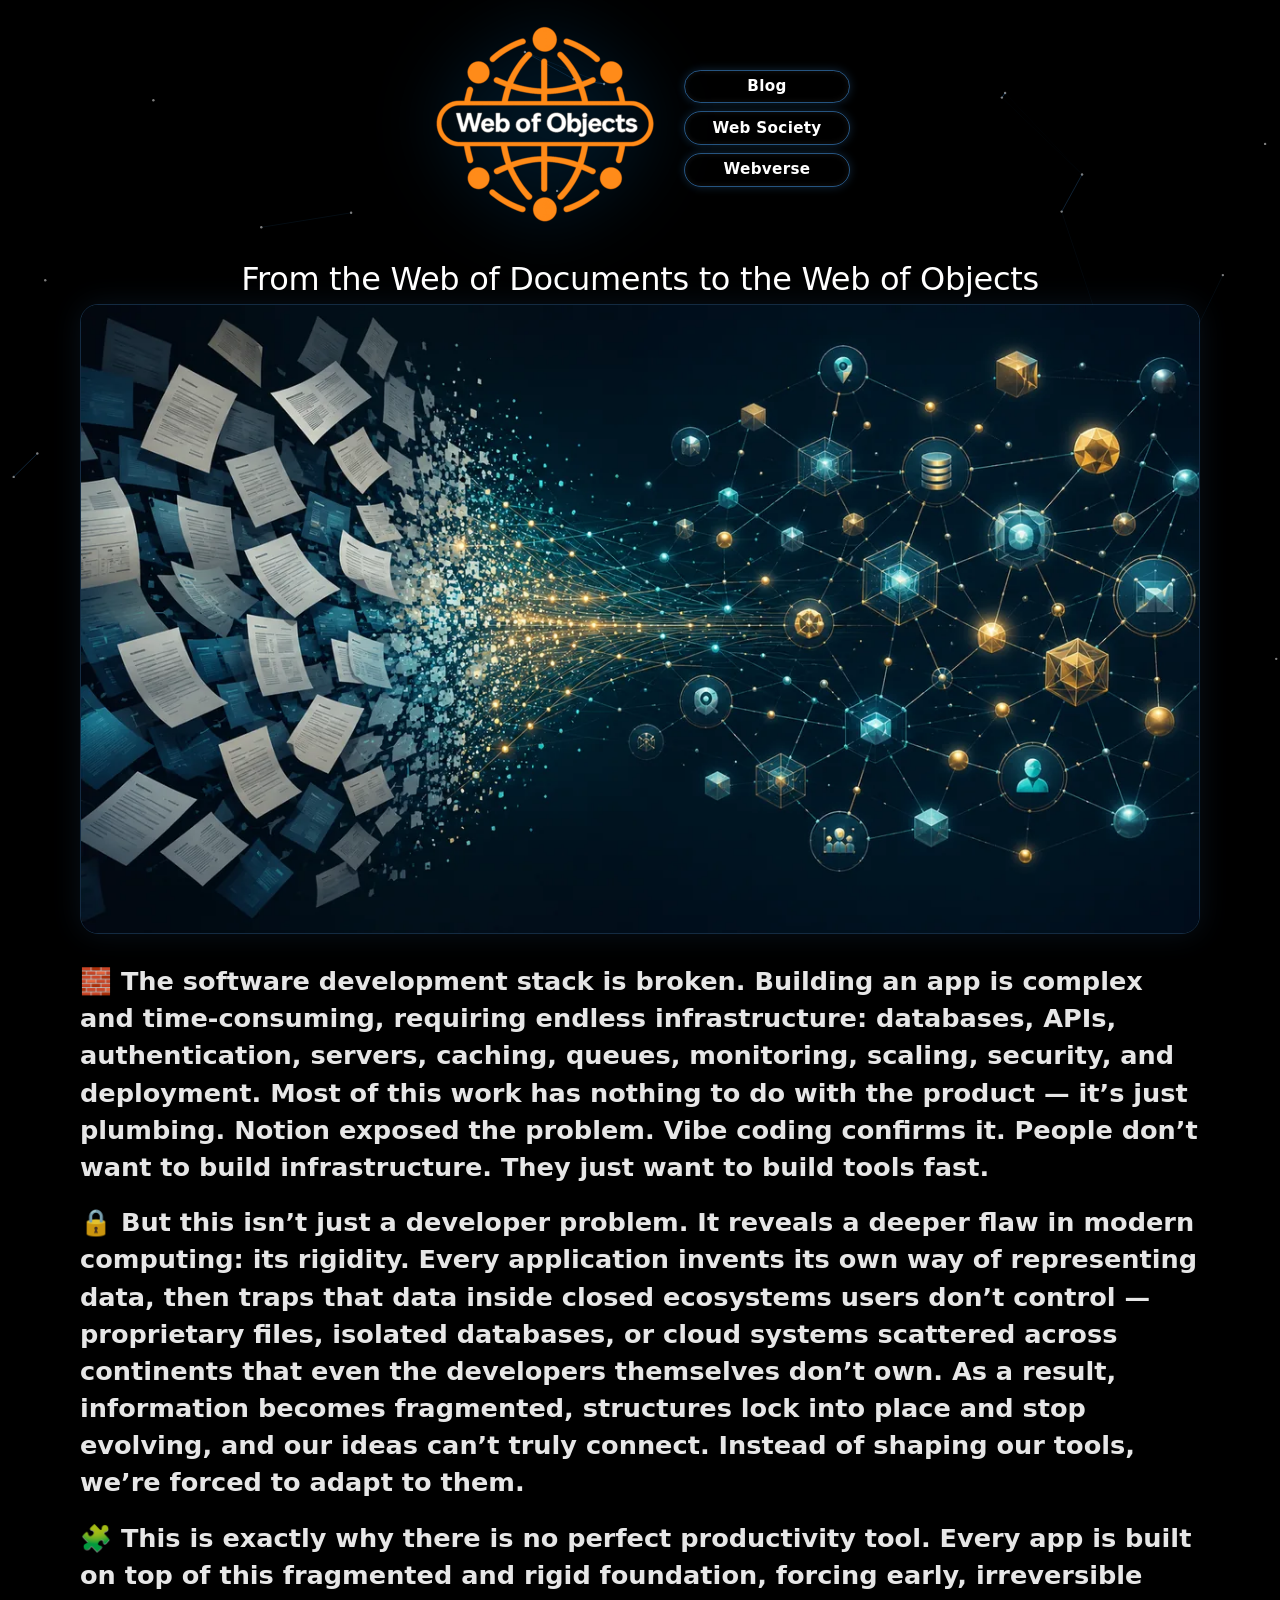
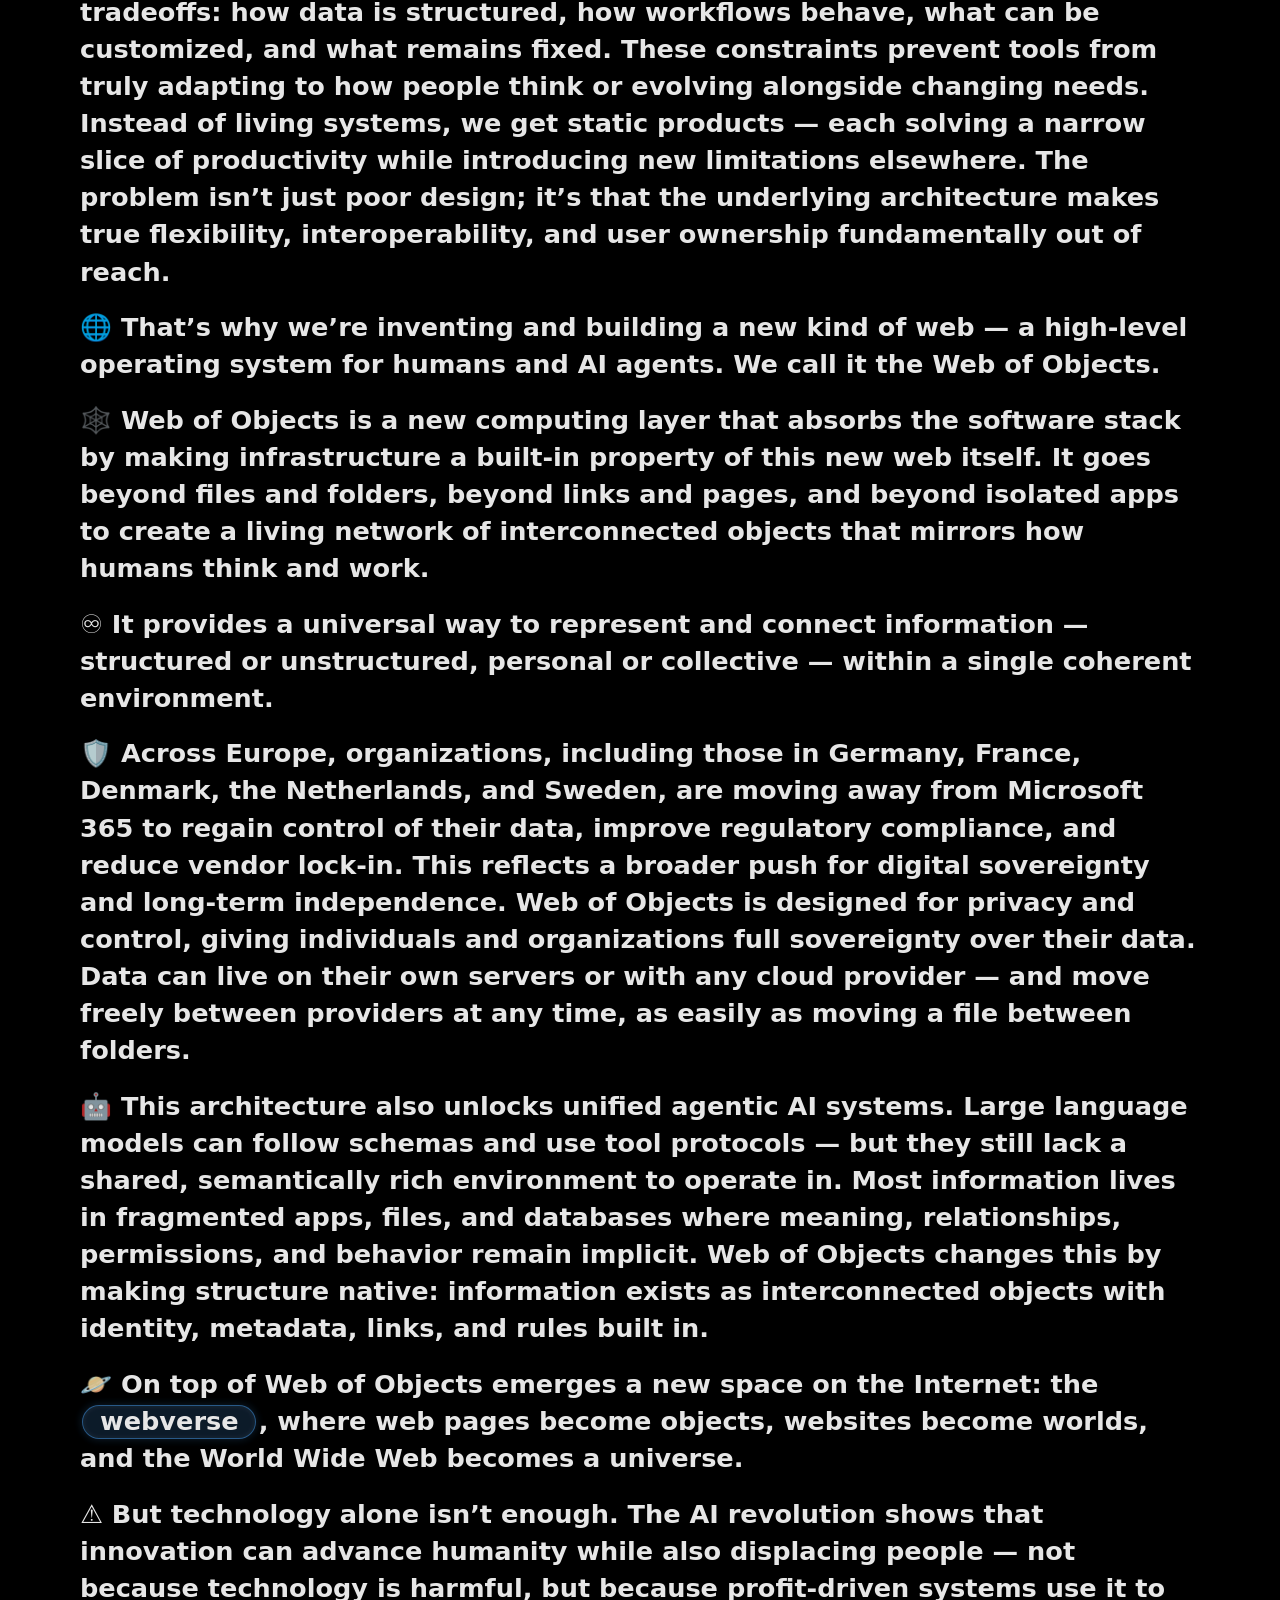
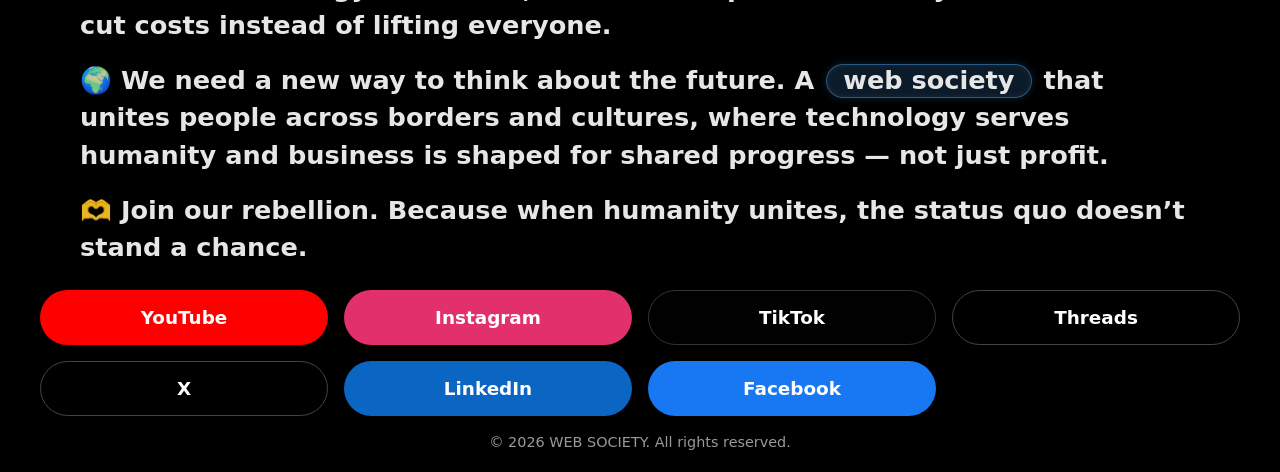
<file: index.html>
<!DOCTYPE html>
<html lang="en">
<head> 
  <meta charset="UTF-8" />
  <meta name="viewport" content="width=device-width, initial-scale=1" />
  <title>Web of Objects</title>
  <link rel="icon" href="/favicon.ico">
  <link rel="apple-touch-icon" href="/apple-touch-icon.png">
  <meta name="robots" content="index,follow">
  <meta property="og:site_name" content="Web of Objects">
  <meta property="og:locale" content="en_US">
  <meta property="og:image" content="https://webofobjects.com/preview.png">
  <meta property="og:image:width" content="1200">
  <meta property="og:image:height" content="630">
  <meta name="twitter:image" content="https://webofobjects.com/preview.png">
  <meta name="title" content="Web of Objects">
  <meta name="description" content="Web of Objects is a new computing layer that absorbs the software stack — a high-level operating system for humans and AI agents. Privacy-first, open, and built in Europe.">
  <link rel="canonical" href="https://webofobjects.com/">
  <meta property="og:type" content="website">
  <meta property="og:url" content="https://webofobjects.com/">
  <meta property="og:title" content="Web of Objects">
  <meta property="og:description" content="Web of Objects is a new computing layer that absorbs the software stack — a high-level operating system for humans and AI agents. Privacy-first, open, and built in Europe.">
  <meta property="twitter:card" content="summary_large_image">
  <meta property="twitter:url" content="https://webofobjects.com/">
  <meta property="twitter:title" content="Web of Objects">
  <meta property="twitter:description" content="Web of Objects is a new computing layer that absorbs the software stack — a high-level operating system for humans and AI agents. Privacy-first, open, and built in Europe.">
  <meta name="keywords" content="Web of Objects, computing layer, the missing computing layer, new kind of web, reinventing the web, web reinvented, agentic AI, high-level operating system, universal data model, interconnected objects, web society, AI and society, information architecture, information management">

  <script type="application/ld+json">
  {
    "@context": "https://schema.org",
    "@type": "Organization",
    "name": "Web of Objects",
    "url": "https://webofobjects.com/",
    "logo": "https://webofobjects.com/logo.png",
    "sameAs": [
      "https://www.youtube.com/@WebOfObjects",
      "https://www.instagram.com/WebOfObjects",
      "https://www.tiktok.com/@WebOfObjects",
      "https://www.threads.net/@webofobjects",
      "https://x.com/webofobjects",
      "https://www.linkedin.com/company/webofobjects",
      "https://www.facebook.com/webofobjects"
    ]
  }
  </script>

  <style>
    :root {
      --bg: #000000;
      --text: #ffffff;

      --youtube: #ff0000;
      --facebook: #1877f2;
      --x: #000000;
      --instagram: #e1306c;
      --linkedin: #0a66c2;

      --tiktok: #010101;
      --threads: #000000;

      --radius: 999px;
      --content-width: 1120px;
    }

    * { margin: 0; padding: 0; box-sizing: border-box; }
    html { scroll-behavior: smooth; }

    body {
      background: var(--bg);
      color: var(--text);
      min-height: 100vh;
      display: flex;
      flex-direction: column;
      text-align: center;
      font-family: system-ui, sans-serif;
      padding: 1.2rem;
      position: relative;
      overflow-x: hidden;
      overflow-wrap: anywhere;
      word-break: break-word;
    }

    #bg-canvas {
      position: fixed;
      inset: 0;
      width: 100%;
      height: 100%;
      z-index: -1;
      pointer-events: none;
      opacity: 0.9;
    }

    .site-header {
      display: flex;
      flex-direction: column;
      justify-content: center;
      align-items: center;
      gap: 0.45rem;
      width: 100%;
      margin-top: -0.5rem;
      margin-bottom: 0.9rem;
    }

    .logo-top {
      display: flex;
      justify-content: center;
      align-items: center;
      margin-bottom: -0.2rem;
    }

    .logo-top img {
      width: min(230px, 55vw);
      height: auto;
      filter: drop-shadow(0 0 35px rgba(0, 153, 255, 0.35));
    }

    .main-nav {
      display: flex;
      flex-direction: column;
      align-items: center;
      gap: 0.5rem;
      font-size: 0.95rem;
      margin: 0;
    }

    .main-nav a {
      color: var(--text);
      text-decoration: none;
      letter-spacing: 0.02em;
      padding: 0.4rem 0;
      text-align: center;
      width: min(230px, 55vw);
      border-radius: 999px;
      border: 1px solid rgba(77, 168, 255, 0.5);
      background: transparent;
      box-shadow:
        0 0 10px rgba(77, 168, 255, 0.22),
        inset 0 0 6px rgba(255, 255, 255, 0.08);
      transition: transform 0.15s ease, background 0.15s ease, box-shadow 0.15s ease;
      white-space: normal;
      line-height: 1.25;
      font-weight: 600;
      cursor: pointer;
    }

    .main-nav a:hover {
      transform: translateY(-1px);
      background: transparent;
      box-shadow:
        0 0 18px rgba(77, 168, 255, 0.4),
        inset 0 0 8px rgba(255, 255, 255, 0.12);
    }

    @media (min-width: 701px) {
      .site-header {
        flex-direction: row;
        align-items: center;
        gap: 1.5rem;
      }

      .logo-top {
        margin-bottom: 0;
      }

      .main-nav {
        align-items: stretch;
      }

      .main-nav a {
        width: clamp(150px, 13vw, 190px);
      }
    }

    @media (max-width: 700px) {
      body { padding: 1rem; }
      .site-header {
        gap: 0.65rem;
        margin-bottom: 1.15rem;
      }

      #web-reinvented {
        margin-top: 0;
        padding-top: 0.75rem;
      }
    }

    @media (max-width: 400px) {
      .main-nav { font-weight: 400; }
    }

    .hero{
      font-size: clamp(1.25rem, 4vw, 2rem);
      font-weight: 500;
      line-height: 1.2;
      max-width: var(--content-width);
      margin: 0rem auto 0rem auto;
      text-align: center;
      letter-spacing: -0.01em;
    }

    @media (max-width: 700px) {
      .hero {
        font-size: 1.2rem;
        line-height: 1.18;
        white-space: nowrap;
      }
    }

    @media (max-width: 400px) {
      .hero { font-size: 0.95rem; }
    }

    @media (max-width: 360px) {
      .hero { font-size: 0.84rem; }
    }

    .tagline {
      font-size: clamp(1.05rem, 3.4vw, 1.6rem);
      font-weight: 600;
      opacity: 0.9;
      max-width: var(--content-width);
      margin: 0 auto;
      text-align: left;
      line-height: 1.45;
    }

    .tagline p { margin: 0 0 1.15rem 0; }
    .tagline p:last-child { margin-bottom: 0; }

    .button-grid {
      display: grid;
      grid-template-columns: repeat(4, minmax(0, 1fr));
      gap: 1rem;
      margin: 1.5rem auto 0 auto;
      max-width: 1200px;
      width: 100%;
    }

    @media (max-width: 900px) {
      .button-grid { grid-template-columns: repeat(3, minmax(0, 1fr)); }
    }

    @media (max-width: 620px) {
      .button-grid { grid-template-columns: repeat(2, minmax(0, 1fr)); }
      .btn { font-size: 1.05rem; padding: 0.9rem 0.7rem; }
    }

    @media (max-width: 380px) {
      .button-grid { grid-template-columns: 1fr; }
      .btn { width: 100%; }
    }

    .btn {
      display: flex;
      justify-content: center;
      align-items: center;
      padding: 1rem 0.8rem;
      font-weight: 700;
      font-size: 1.15rem;
      text-decoration: none;
      border-radius: var(--radius);
      color: white;
      transition: 0.15s;
      min-height: 48px;
      user-select: none;
      -webkit-tap-highlight-color: transparent;
    }

    @media (hover: none) {
      .btn:hover { transform: none; filter: none; }
      .main-nav a:hover { transform: none; }
    }

    .youtube  { background: var(--youtube); }
    .facebook { background: var(--facebook); }
    .x        { background: var(--x); border: 1px solid #444; }
    .instagram{ background: var(--instagram); }
    .linkedin { background: var(--linkedin); }
    .tiktok   { background: var(--tiktok); border: 1px solid #333; }
    .threads  { background: var(--threads); border: 1px solid #444; }

    footer {
      margin-top: 1rem;
      opacity: 0.6;
      font-size: 0.9rem;
      line-height: 1.4;
      max-width: 900px;
      margin-left: auto;
      margin-right: auto;
      text-align: center;
    }

    .uws-link-btn {
      display: inline-flex;
      align-items: center;
      vertical-align: baseline;
      margin: 0 0.15rem;
      padding: 0.12em 0.65em;
      line-height: 1;
      font-weight: 700;
      text-decoration: none;
      color: #ffffff;
      border-radius: 999px;
      background: rgba(77, 168, 255, 0.18);
      border: 1px solid rgba(77, 168, 255, 0.5);
      box-shadow:
        0 0 10px rgba(77, 168, 255, 0.22),
        inset 0 0 6px rgba(255, 255, 255, 0.08);
      transition: transform 0.15s ease, background 0.15s ease, box-shadow 0.15s ease;
      white-space: nowrap;
    }

    .uws-link-btn:hover {
      transform: translateY(-1px);
      background: rgba(77, 168, 255, 0.32);
      box-shadow:
        0 0 18px rgba(77, 168, 255, 0.4),
        inset 0 0 8px rgba(255, 255, 255, 0.12);
    }
    
    #web-reinvented { margin-top: 0; }

    .hero-image-wrap{
      max-width: var(--content-width);
      width: 100%;
      margin: 0.35rem auto 1.8rem auto;
    }

    .hero-image{
      width: 100%;
      height: auto;
      display: block;
      border-radius: 18px;
      border: 1px solid rgba(77,168,255,0.26);
      box-shadow:
        0 0 30px rgba(77,168,255,0.10),
        0 10px 30px rgba(0,0,0,0.45);
    }
  </style>
</head>

<body>
  <canvas id="bg-canvas" aria-hidden="true"></canvas>

  <header class="site-header">
    <div class="logo-top">
      <a href="https://webofobjects.com">
        <img src="logo.png" alt="Web of Objects" />
      </a>
    </div>

    <nav class="main-nav">
      <a href="/blog">Blog</a>
      <a href="https://websociety.one">Web Society</a>
      <a href="https://webverse.space">Webverse</a>
    </nav>
  </header>

  <section id="web-reinvented">

    <h1 class="hero">
      From the Web of Documents to the Web of Objects
    </h1>

    <div class="hero-image-wrap">
      <img
        class="hero-image"
        src="web_of_objects.webp"
        alt="The Web as an Operating System"
        loading="lazy"
        decoding="async"
        sizes="(max-width: 768px) 95vw, 1120px"
      />
    </div>

    <div class="tagline">
      <p>🧱 The software development stack is broken. Building an app is complex and time-consuming, requiring endless infrastructure: databases, APIs, authentication, servers, caching, queues, monitoring, scaling, security, and deployment. Most of this work has nothing to do with the product — it’s just plumbing. Notion exposed the problem. Vibe coding confirms it. People don’t want to build infrastructure. They just want to build tools fast.</p>

      <p>🔒 But this isn’t just a developer problem. It reveals a deeper flaw in modern computing: its rigidity. Every application invents its own way of representing data, then traps that data inside closed ecosystems users don’t control — proprietary files, isolated databases, or cloud systems scattered across continents that even the developers themselves don’t own. As a result, information becomes fragmented, structures lock into place and stop evolving, and our ideas can’t truly connect. Instead of shaping our tools, we’re forced to adapt to them.</p>
      
      <p>🧩 This is exactly why there is no perfect productivity tool. Every app is built on top of this fragmented and rigid foundation, forcing early, irreversible tradeoffs: how data is structured, how workflows behave, what can be customized, and what remains fixed. These constraints prevent tools from truly adapting to how people think or evolving alongside changing needs. Instead of living systems, we get static products — each solving a narrow slice of productivity while introducing new limitations elsewhere. The problem isn’t just poor design; it’s that the underlying architecture makes true flexibility, interoperability, and user ownership fundamentally out of reach.</p>

      <p>🌐 That’s why we’re inventing and building a new kind of web — a high-level operating system for humans and AI agents. We call it the Web of Objects.</p>

      <p>🕸️ Web of Objects is a new computing layer that absorbs the software stack by making infrastructure a built-in property of this new web itself. It goes beyond files and folders, beyond links and pages, and beyond isolated apps to create a living network of interconnected objects that mirrors how humans think and work.</p>

      <p>♾️ It provides a universal way to represent and connect information — structured or unstructured, personal or collective — within a single coherent environment.</p>

      <p>🛡️ Across Europe, organizations, including those in Germany, France, Denmark, the Netherlands, and Sweden, are moving away from Microsoft 365 to regain control of their data, improve regulatory compliance, and reduce vendor lock-in. This reflects a broader push for digital sovereignty and long-term independence. Web of Objects is designed for privacy and control, giving individuals and organizations full sovereignty over their data. Data can live on their own servers or with any cloud provider — and move freely between providers at any time, as easily as moving a file between folders.</p>

      <p>🤖 This architecture also unlocks unified agentic AI systems. Large language models can follow schemas and use tool protocols — but they still lack a shared, semantically rich environment to operate in. Most information lives in fragmented apps, files, and databases where meaning, relationships, permissions, and behavior remain implicit. Web of Objects changes this by making structure native: information exists as interconnected objects with identity, metadata, links, and rules built in.</p>

      <p>🪐 On top of Web of Objects emerges a new space on the Internet: the <a href="https://webverse.space" class="uws-link-btn" target="_blank" rel="noopener">webverse</a>, where web pages become objects, websites become worlds, and the World Wide Web becomes a universe.</p>

      <p>⚠️ But technology alone isn’t enough. The AI revolution shows that innovation can advance humanity while also displacing people — not because technology is harmful, but because profit-driven systems use it to cut costs instead of lifting everyone.</p>

      <p>🌍 We need a new way to think about the future. A <a href="https://websociety.one" class="uws-link-btn" target="_blank" rel="noopener">web society</a> that unites people across borders and cultures, where technology serves humanity and business is shaped for shared progress — not just profit.</p>

      <p>🫶 Join our rebellion. Because when humanity unites, the status quo doesn’t stand a chance.</p>
    </div>

    <div class="button-grid">
      <a class="btn youtube" href="https://www.youtube.com/@webofobjects" target="_blank" rel="noopener">YouTube</a>
      <a class="btn instagram" href="https://www.instagram.com/webofobjects" target="_blank" rel="noopener">Instagram</a>
      <a class="btn tiktok" href="https://www.tiktok.com/@webofobjects" target="_blank" rel="noopener">TikTok</a>
      <a class="btn threads" href="https://www.threads.com/@webofobjects" target="_blank" rel="noopener">Threads</a>
      <a class="btn x" href="https://x.com/webofobjects" target="_blank" rel="noopener">X</a>
      <a class="btn linkedin" href="https://www.linkedin.com/company/webofobjects" target="_blank" rel="noopener">LinkedIn</a>
      <a class="btn facebook" href="https://www.facebook.com/webofobjects" target="_blank" rel="noopener">Facebook</a>
    </div>
  </section>

  <footer>
    © 2026 WEB SOCIETY. All rights reserved.<br>
  </footer>

  <script>
  (() => {
    const canvas = document.getElementById("bg-canvas");
    const ctx = canvas.getContext("2d", { alpha: true });

    const CFG = {
      density: 0.00008,
      maxParticles: 140,
      minParticles: 45,
      speed: 0.35,
      dotRadius: 1.2,
      linkDist: 120,
      mouseLinkDist: 160,
      lineWidth: 1,
      dotColor: "255,255,255",
      lineColor: "77,168,255",
      dotAlpha: 0.55
    };

    const vw = Math.min(window.innerWidth || 0, window.innerHeight || 0);
    if (vw && vw < 420) {
      CFG.maxParticles = 85;
      CFG.minParticles = 28;
      CFG.linkDist = 95;
      CFG.mouseLinkDist = 120;
      CFG.speed = 0.28;
      CFG.dotRadius = 1.05;
    }

    let w = 0, h = 0, dpr = 1;
    let particles = [];
    const mouse = { x: null, y: null, active: false };

    function makeParticle() {
      const angle = Math.random() * Math.PI * 2;
      const sp = CFG.speed * (0.6 + Math.random() * 0.8);
      return {
        x: Math.random() * w,
        y: Math.random() * h,
        vx: Math.cos(angle) * sp,
        vy: Math.sin(angle) * sp
      };
    }

    function resize() {
      dpr = Math.max(1, Math.min(2, window.devicePixelRatio || 1));
      w = canvas.clientWidth = window.innerWidth;
      h = canvas.clientHeight = window.innerHeight;
      canvas.width = Math.floor(w * dpr);
      canvas.height = Math.floor(h * dpr);
      ctx.setTransform(dpr, 0, 0, dpr, 0, 0);

      const target = Math.round(w * h * CFG.density);
      const count = Math.max(CFG.minParticles, Math.min(CFG.maxParticles, target));

      if (particles.length < count) {
        for (let i = particles.length; i < count; i++) particles.push(makeParticle());
      } else if (particles.length > count) {
        particles.length = count;
      }
    }

    function step() {
      ctx.clearRect(0, 0, w, h);

      for (const p of particles) {
        p.x += p.vx;
        p.y += p.vy;

        if (p.x < -10) p.x = w + 10;
        if (p.x > w + 10) p.x = -10;
        if (p.y < -10) p.y = h + 10;
        if (p.y > h + 10) p.y = -10;
      }

      for (let i = 0; i < particles.length; i++) {
        const a = particles[i];

        ctx.beginPath();
        ctx.arc(a.x, a.y, CFG.dotRadius, 0, Math.PI * 2);
        ctx.fillStyle = `rgba(${CFG.dotColor},${CFG.dotAlpha})`;
        ctx.fill();

        for (let j = i + 1; j < particles.length; j++) {
          const b = particles[j];
          const dx = a.x - b.x;
          const dy = a.y - b.y;
          const dist = Math.hypot(dx, dy);
          if (dist > CFG.linkDist) continue;

          const alpha = (1 - dist / CFG.linkDist) * 0.35;
          ctx.strokeStyle = `rgba(${CFG.lineColor},${alpha})`;
          ctx.lineWidth = CFG.lineWidth;
          ctx.beginPath();
          ctx.moveTo(a.x, a.y);
          ctx.lineTo(b.x, b.y);
          ctx.stroke();
        }

        if (mouse.active && mouse.x != null) {
          const dx = a.x - mouse.x;
          const dy = a.y - mouse.y;
          const dist = Math.hypot(dx, dy);
          if (dist < CFG.mouseLinkDist) {
            const alpha = (1 - dist / CFG.mouseLinkDist) * 0.5;
            ctx.strokeStyle = `rgba(${CFG.lineColor},${alpha})`;
            ctx.lineWidth = CFG.lineWidth;
            ctx.beginPath();
            ctx.moveTo(a.x, a.y);
            ctx.lineTo(mouse.x, mouse.y);
            ctx.stroke();
          }
        }
      }

      requestAnimationFrame(step);
    }

    window.addEventListener("mousemove", (e) => {
      mouse.x = e.clientX;
      mouse.y = e.clientY;
      mouse.active = true;
    }, { passive: true });

    window.addEventListener("mouseleave", () => { mouse.active = false; });

    window.addEventListener("touchstart", () => { mouse.active = true; }, { passive: true });
    window.addEventListener("touchmove", (e) => {
      const t = e.touches && e.touches[0];
      if (!t) return;
      mouse.x = t.clientX;
      mouse.y = t.clientY;
    }, { passive: true });
    window.addEventListener("touchend", () => { mouse.active = false; }, { passive: true });

    const reduce = window.matchMedia && window.matchMedia("(prefers-reduced-motion: reduce)").matches;
    if (reduce) {
      CFG.speed = 0.12;
      CFG.maxParticles = Math.min(CFG.maxParticles, 80);
      CFG.linkDist = Math.min(CFG.linkDist, 95);
    }

    window.addEventListener("resize", resize);
    resize();
    step();
  })();
  </script>
</body>
</html>
</file>
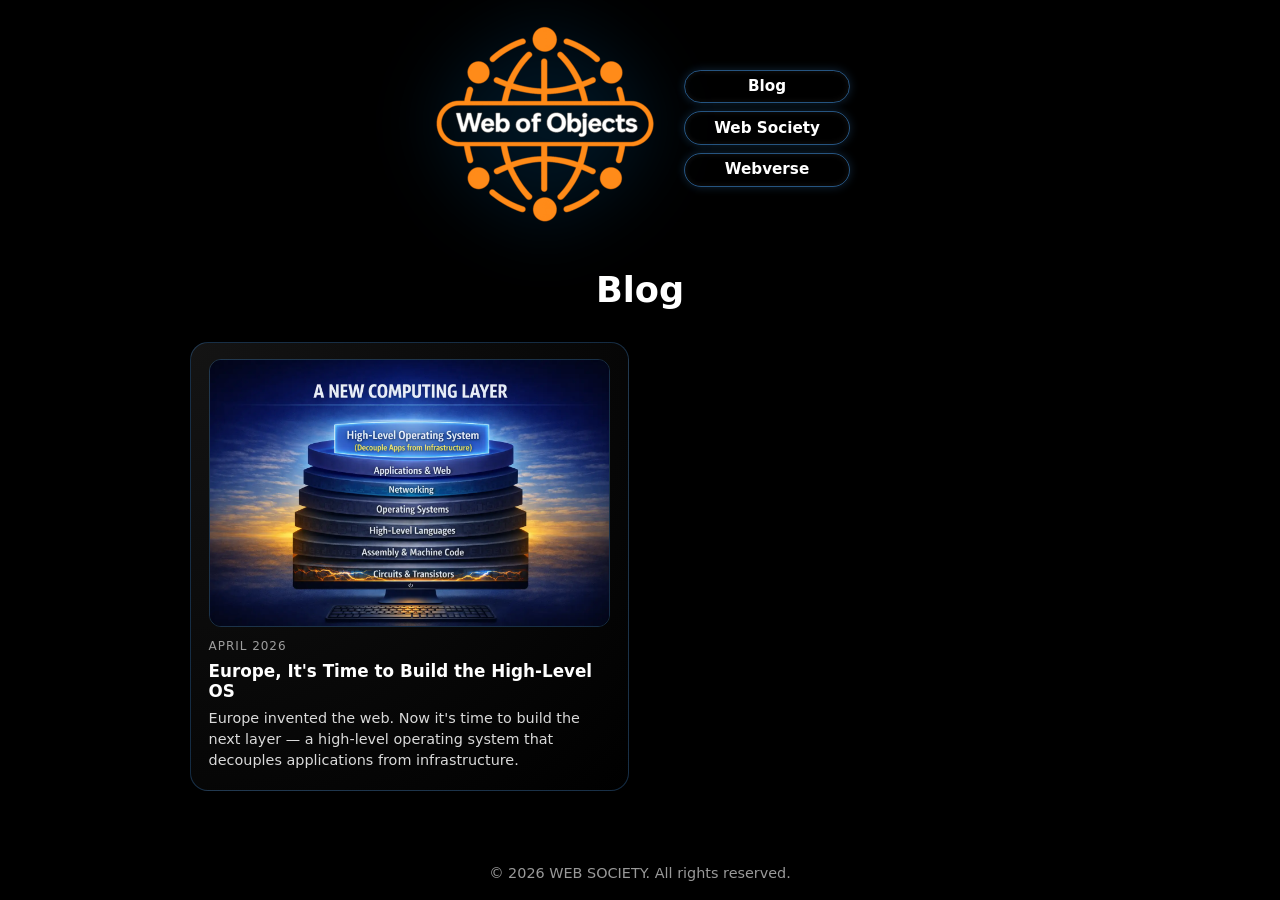
<file: blog/index.html>
<!DOCTYPE html>
<html lang="en">
<head>
  <meta charset="UTF-8" />
  <meta name="viewport" content="width=device-width, initial-scale=1" />
  <title>Blog — Web of Objects</title>

  <link rel="icon" href="/favicon.ico">
  <link rel="apple-touch-icon" href="/apple-touch-icon.png">

  <meta name="robots" content="index,follow">
  <meta property="og:site_name" content="Web of Objects">
  <meta property="og:locale" content="en_US">
  <meta property="og:image" content="https://webofobjects.com/preview.png">
  <meta property="og:image:width" content="1200">
  <meta property="og:image:height" content="630">

  <meta name="title" content="Blog — Web of Objects">
  <meta name="description" content="Essays and updates on building a high-level operating system for the web — infrastructure abstraction, agentic AI, data sovereignty, and the future of computing.">
  <meta name="keywords" content="Web of Objects blog, high-level operating system, web OS, infrastructure abstraction, agentic AI, data sovereignty, web society, Europe tech">

  <link rel="canonical" href="https://webofobjects.com/blog">
  <meta property="og:type" content="website">
  <meta property="og:url" content="https://webofobjects.com/blog">
  <meta property="og:title" content="Blog — Web of Objects">
  <meta property="og:description" content="Essays and updates on building a high-level operating system for the web — infrastructure abstraction, agentic AI, data sovereignty, and the future of computing.">
  <meta property="twitter:card" content="summary_large_image">
  <meta property="twitter:url" content="https://webofobjects.com/blog">
  <meta property="twitter:title" content="Blog — Web of Objects">
  <meta property="twitter:description" content="Essays and updates on building a high-level operating system for the web — infrastructure abstraction, agentic AI, data sovereignty, and the future of computing.">
  <meta name="twitter:image" content="https://webofobjects.com/preview.png">

  <style>
    :root {
      --bg: #000000;
      --text: #ffffff;
    }

    * { margin: 0; padding: 0; box-sizing: border-box; }
    html { scroll-behavior: smooth; }

    body {
      background: var(--bg);
      color: var(--text);
      min-height: 100vh;
      display: flex;
      flex-direction: column;
      font-family: system-ui, sans-serif;
      padding: 1.2rem;
      overflow-x: hidden;
    }

    /* ---------- HEADER ---------- */
    .site-header {
      display: flex;
      flex-direction: column;
      justify-content: center;
      align-items: center;
      gap: 0.45rem;
      width: 100%;
      margin-top: -0.5rem;
      margin-bottom: 1.5rem;
    }

    .logo-top {
      display: flex;
      justify-content: center;
      align-items: center;
      margin-bottom: -0.2rem;
    }

    .logo-top img {
      width: min(230px, 55vw);
      height: auto;
      filter: drop-shadow(0 0 35px rgba(0, 153, 255, 0.35));
    }

    .main-nav {
      display: flex;
      flex-direction: column;
      align-items: center;
      gap: 0.5rem;
      margin: 0;
    }

    .main-nav a {
      color: var(--text);
      text-decoration: none;
      font-weight: 600;
      font-size: 0.95rem;
      padding: 0.4rem 0;
      text-align: center;
      width: min(230px, 55vw);
      border-radius: 999px;
      border: 1px solid rgba(77, 168, 255, 0.5);
      background: transparent;
      box-shadow:
        0 0 10px rgba(77, 168, 255, 0.22),
        inset 0 0 6px rgba(255, 255, 255, 0.08);
      transition: transform 0.15s ease, background 0.15s ease, box-shadow 0.15s ease;
      white-space: normal;
      line-height: 1.25;
    }

    .main-nav a:hover {
      transform: translateY(-1px);
      background: transparent;
      box-shadow:
        0 0 18px rgba(77, 168, 255, 0.4),
        inset 0 0 8px rgba(255, 255, 255, 0.12);
    }

    @media (min-width: 701px) {
      .site-header {
        flex-direction: row;
        align-items: center;
        gap: 1.5rem;
      }

      .logo-top {
        margin-bottom: 0;
      }

      .main-nav {
        align-items: stretch;
      }

      .main-nav a {
        width: clamp(150px, 13vw, 190px);
      }
    }

    @media (max-width: 700px) {
      body { padding: 1rem; }
      .blog-index {
        padding-top: 0.75rem;
      }
    }

    @media (hover: none) {
      .main-nav a:hover { transform: none; }
    }

    /* ---------- BLOG INDEX ---------- */
    .blog-index {
      max-width: 900px;
      width: 100%;
      margin: 0 auto;
      flex: 1;
    }

    .blog-index h1 {
      font-size: clamp(1.6rem, 3vw, 2.2rem);
      font-weight: 700;
      text-align: center;
      margin-bottom: 2rem;
    }

    .blog-grid {
      display: grid;
      grid-template-columns: repeat(2, minmax(0, 1fr));
      gap: 1.4rem;
    }

    @media (max-width: 640px) {
      .blog-grid { grid-template-columns: 1fr; }
    }

    .blog-card {
      border-radius: 18px;
      border: 1px solid rgba(77,168,255,0.26);
      background: radial-gradient(circle at top left, rgba(255,255,255,0.08), rgba(0,0,0,0.9));
      padding: 1rem 1.1rem 1.2rem;
      display: flex;
      flex-direction: column;
      gap: 0.45rem;
      text-decoration: none;
      color: var(--text);
      transition: 0.15s;
    }

    .blog-card:hover {
      background: radial-gradient(circle at top left, rgba(255,255,255,0.12), rgba(0,0,0,0.9));
      border-color: rgba(77,168,255,0.42);
    }

    .blog-card-img {
      width: 100%;
      height: auto;
      border-radius: 12px;
      border: 1px solid rgba(77,168,255,0.26);
      margin-bottom: 0.3rem;
    }

    .blog-meta {
      font-size: 0.75rem;
      text-transform: uppercase;
      letter-spacing: 0.08em;
      opacity: 0.6;
    }

    .blog-card-title {
      font-size: 1.05rem;
      font-weight: 700;
    }

    .blog-card-excerpt {
      font-size: 0.9rem;
      opacity: 0.85;
      line-height: 1.45;
    }

    /* ---------- FOOTER ---------- */
    footer {
      margin-top: auto;
      padding-top: 2rem;
      opacity: 0.6;
      font-size: 0.9rem;
      text-align: center;
    }
  </style>
</head>

<body>

  <header class="site-header">
    <div class="logo-top">
      <a href="/">
        <img src="/logo.png" alt="Web of Objects" />
      </a>
    </div>
    <nav class="main-nav">
      <a href="/blog">Blog</a>
      <a href="https://websociety.one">Web Society</a>
	  <a href="https://webverse.space">Webverse</a>
    </nav>
  </header>

  <main class="blog-index">
    <h1>Blog</h1>

    <div class="blog-grid">
      <a href="/blog/europes-time-to-build-the-high-level-os" class="blog-card">
        <img class="blog-card-img" src="/blog/high-level-os.webp" alt="High-level OS diagram" width="1400" height="933" loading="lazy" decoding="async" />
        <span class="blog-meta">April 2026</span>
        <span class="blog-card-title">Europe, It's Time to Build the High-Level OS</span>
        <span class="blog-card-excerpt">Europe invented the web. Now it's time to build the next layer — a high-level operating system that decouples applications from infrastructure.</span>
      </a>
    </div>
  </main>

  <footer>
    &copy; 2026 WEB SOCIETY. All rights reserved.
  </footer>

</body>
</html>
</file>
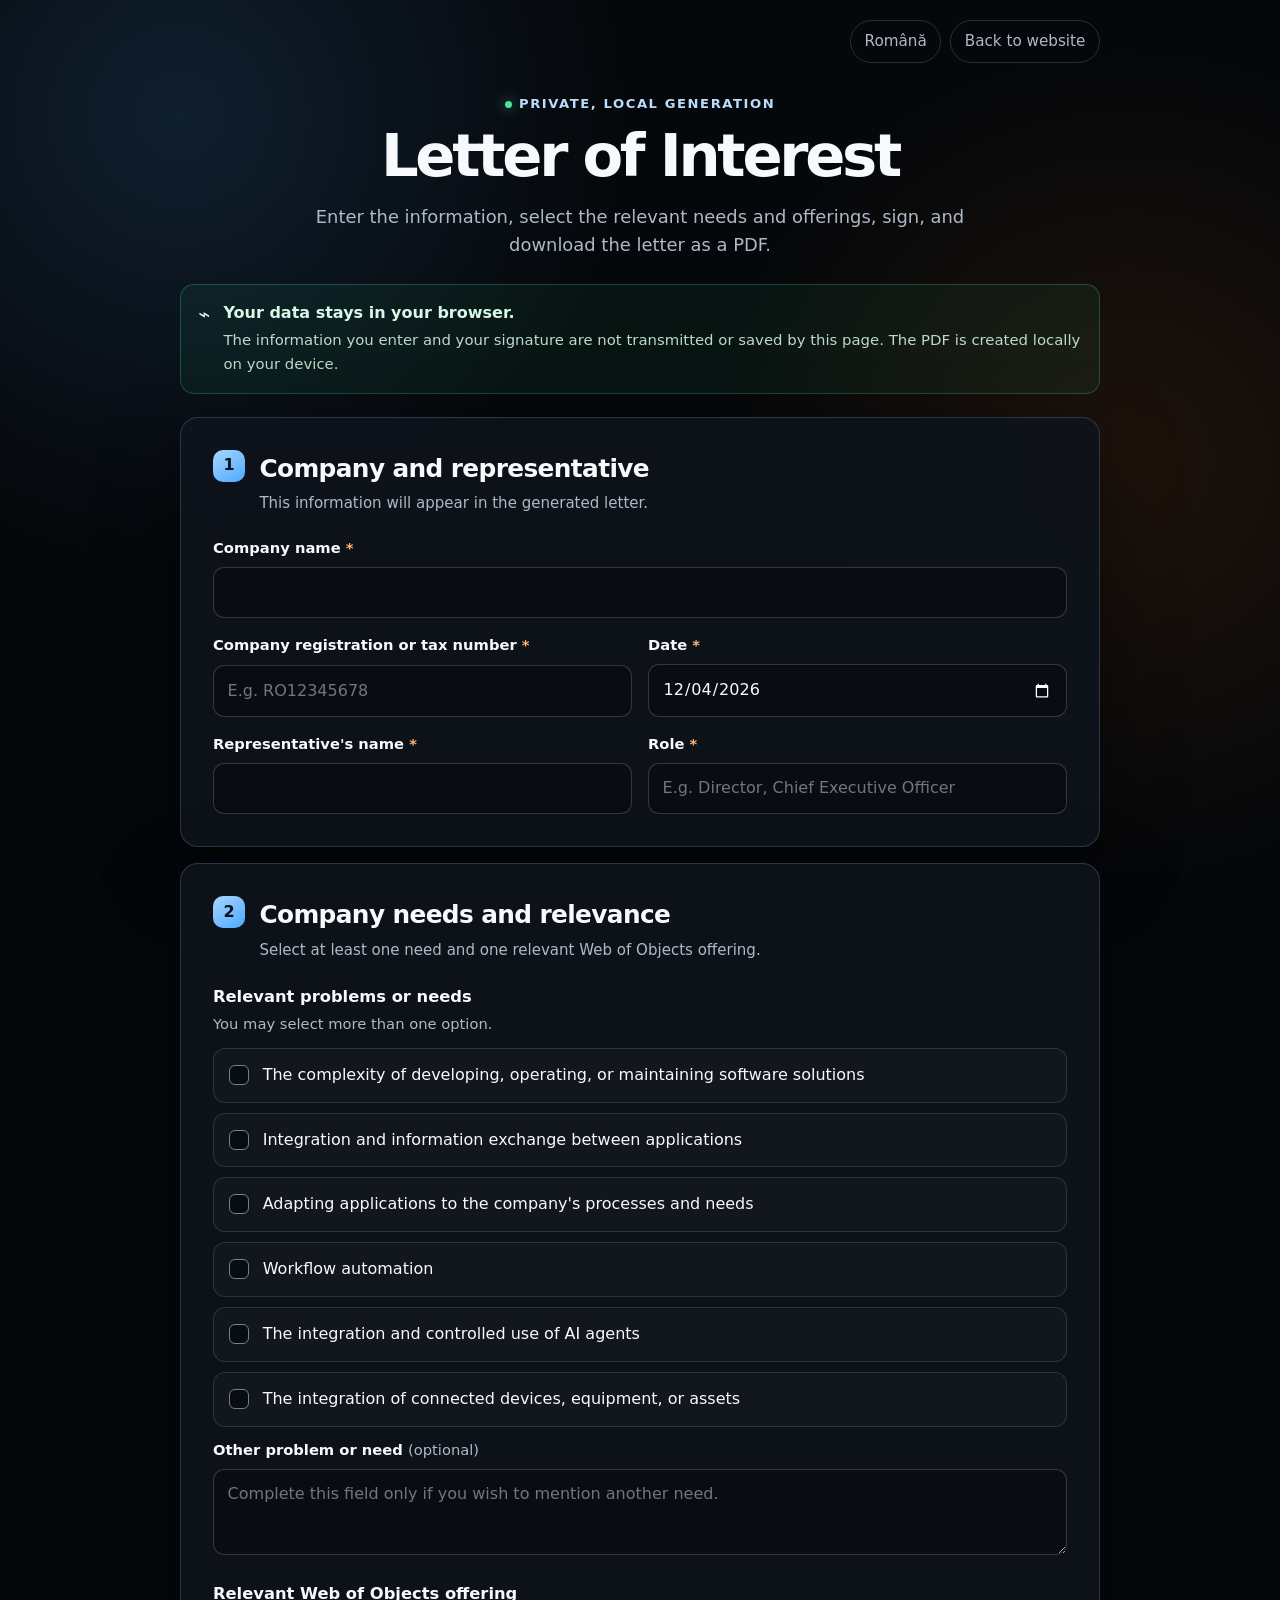
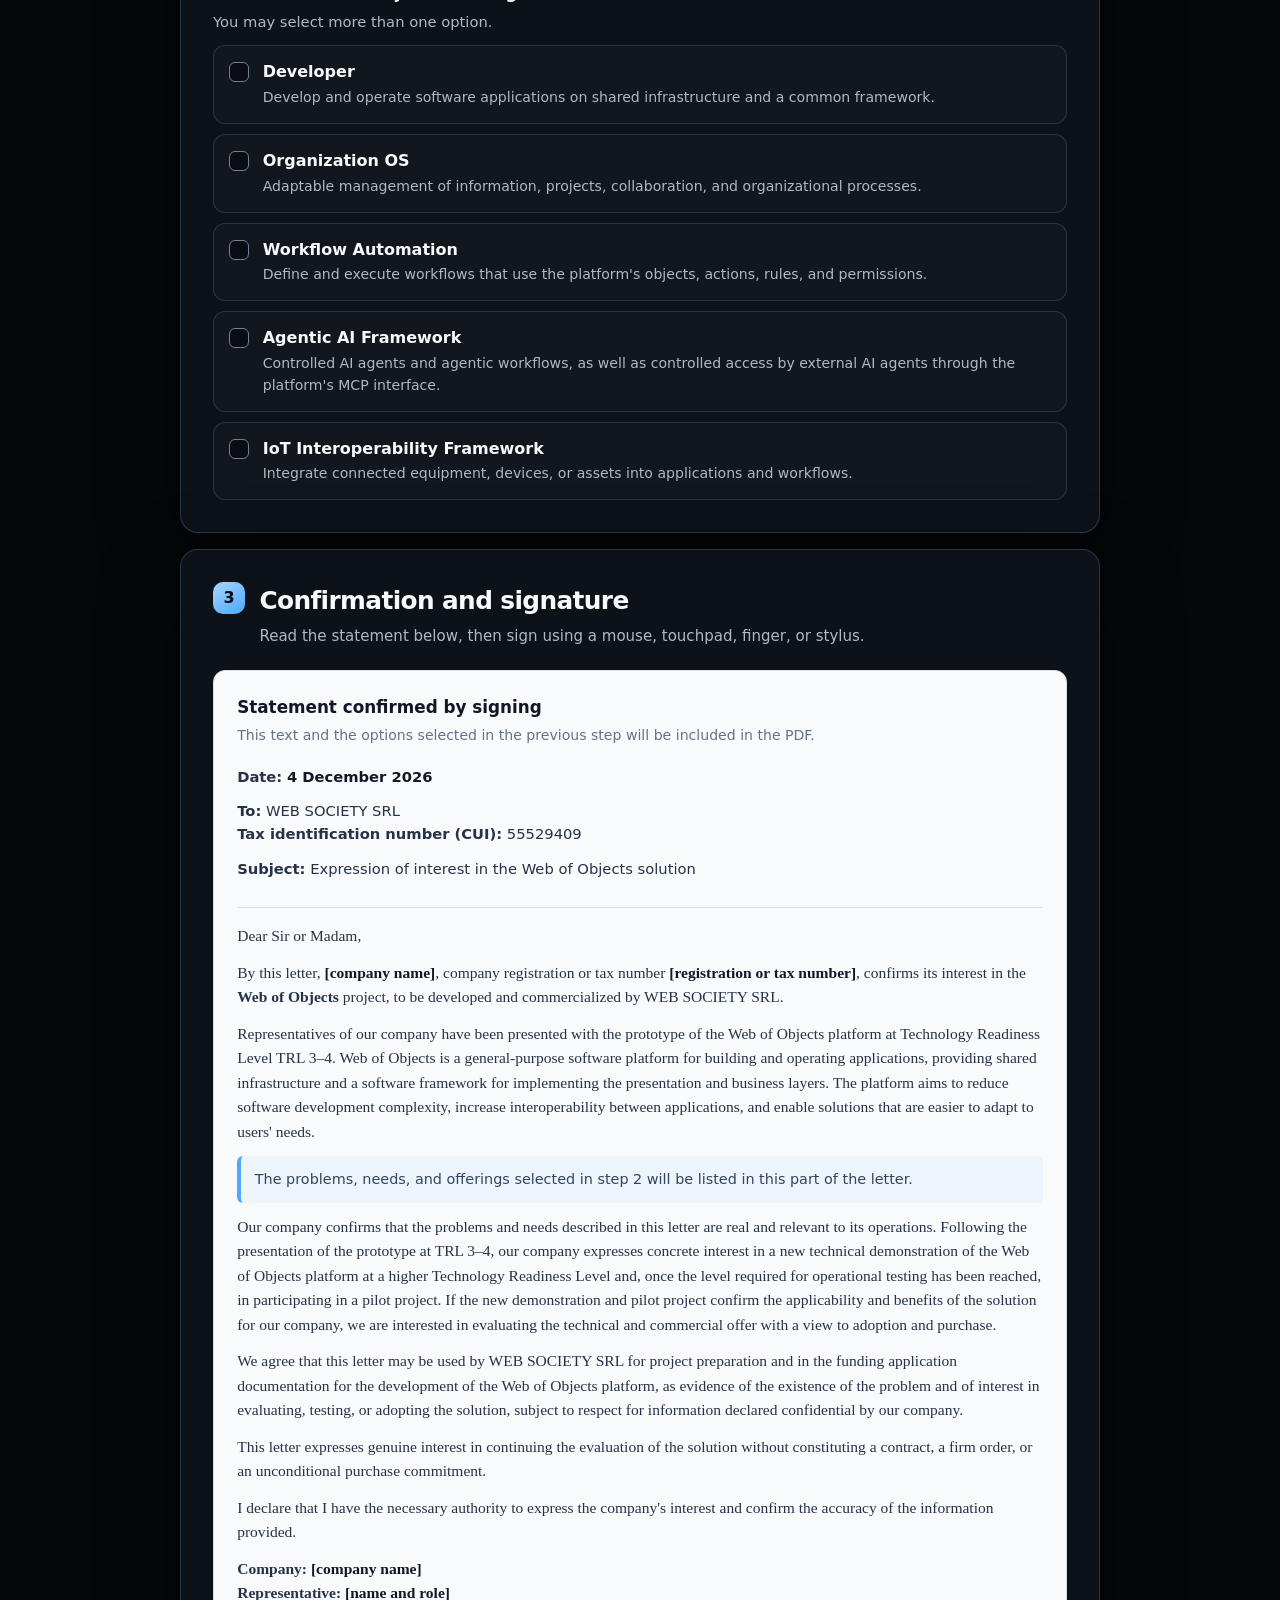
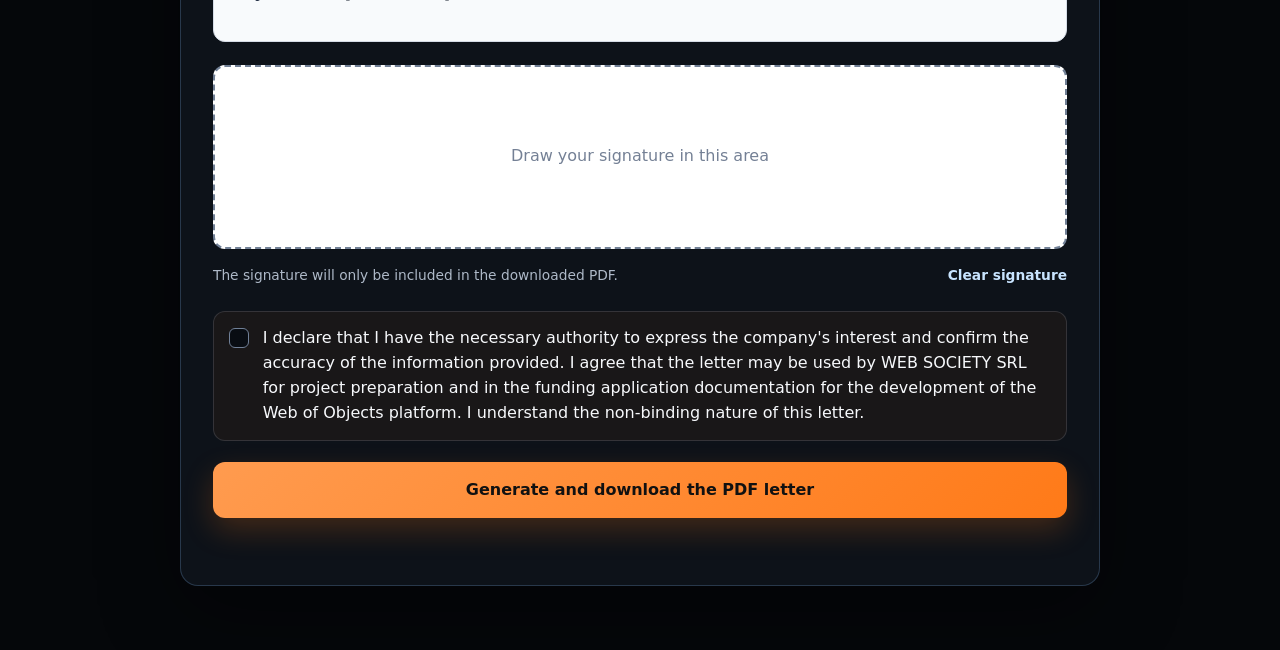
<file: letter-of-interest/index.html>
<!DOCTYPE html>
<html lang="en">
<head>
  <meta charset="UTF-8">
  <meta name="viewport" content="width=device-width, initial-scale=1">
  <title>Letter of Interest</title>
  <meta name="description" content="Generate and sign a letter of interest for Web of Objects locally in your browser.">
  <meta name="robots" content="noindex,nofollow">
  <link rel="canonical" href="https://webofobjects.com/letter-of-interest/">
  <style>
    :root {
      color-scheme: dark;
      --bg: #05070a;
      --surface: rgba(15, 20, 28, 0.92);
      --surface-2: #141b24;
      --line: rgba(124, 175, 232, 0.24);
      --line-strong: rgba(124, 175, 232, 0.52);
      --text: #f7f9fc;
      --muted: #aeb9c8;
      --accent: #ff7a18;
      --accent-2: #4da8ff;
      --success: #4ee29a;
      --danger: #ff7b7b;
      --radius: 18px;
      --shadow: 0 24px 80px rgba(0, 0, 0, 0.42);
      --content: 920px;
    }

    * { box-sizing: border-box; }
    html { scroll-behavior: smooth; }

    body {
      margin: 0;
      min-height: 100vh;
      background:
        radial-gradient(circle at 14% 3%, rgba(77, 168, 255, 0.15), transparent 28rem),
        radial-gradient(circle at 88% 12%, rgba(255, 122, 24, 0.10), transparent 26rem),
        var(--bg);
      color: var(--text);
      font-family: Inter, ui-sans-serif, system-ui, -apple-system, BlinkMacSystemFont, "Segoe UI", sans-serif;
      line-height: 1.55;
    }

    a { color: inherit; }
    button, input, textarea { font: inherit; }

    .site-header {
      width: min(var(--content), calc(100% - 2rem));
      margin: 0 auto;
      padding: 1.25rem 0 0.75rem;
      display: flex;
      align-items: center;
      justify-content: flex-end;
      gap: 1rem;
    }

    .back-link {
      color: var(--muted);
      text-decoration: none;
      font-size: 0.95rem;
      padding: 0.55rem 0.85rem;
      border: 1px solid var(--line);
      border-radius: 999px;
    }

    .header-actions {
      display: flex;
      justify-content: flex-end;
      gap: 0.55rem;
      flex-wrap: wrap;
    }

    .back-link:hover,
    .back-link:focus-visible {
      color: var(--text);
      border-color: var(--line-strong);
      outline: none;
    }

    main {
      width: min(var(--content), calc(100% - 2rem));
      margin: 0 auto;
      padding: 1rem 0 4rem;
    }

    .intro {
      text-align: center;
      max-width: 760px;
      margin: 0 auto 1.6rem;
    }

    .eyebrow {
      display: inline-flex;
      align-items: center;
      gap: 0.45rem;
      margin-bottom: 0.65rem;
      color: #b9dcff;
      font-size: 0.82rem;
      font-weight: 800;
      letter-spacing: 0.12em;
      text-transform: uppercase;
    }

    .eyebrow::before {
      content: "";
      width: 7px;
      height: 7px;
      border-radius: 50%;
      background: var(--success);
      box-shadow: 0 0 14px rgba(78, 226, 154, 0.75);
    }

    h1 {
      margin: 0;
      font-size: clamp(2rem, 5.2vw, 3.7rem);
      line-height: 1.04;
      letter-spacing: -0.055em;
    }

    .intro p {
      margin: 1rem auto 0;
      color: var(--muted);
      font-size: clamp(1rem, 2.4vw, 1.12rem);
      max-width: 680px;
    }

    .privacy-note {
      display: flex;
      align-items: flex-start;
      gap: 0.8rem;
      margin: 1.4rem 0;
      padding: 1rem 1.1rem;
      border: 1px solid rgba(78, 226, 154, 0.25);
      background: rgba(78, 226, 154, 0.06);
      border-radius: 14px;
      color: #d7f8e7;
    }

    .privacy-note strong { display: block; margin-bottom: 0.12rem; }
    .privacy-note span { color: #bcdacb; font-size: 0.93rem; }
    .privacy-icon { font-size: 1.25rem; line-height: 1.35; }

    form {
      display: grid;
      gap: 1rem;
    }

    .panel {
      padding: clamp(1.2rem, 4vw, 2rem);
      background: var(--surface);
      border: 1px solid var(--line);
      border-radius: var(--radius);
      box-shadow: var(--shadow);
      backdrop-filter: blur(14px);
    }

    .panel-heading {
      display: flex;
      gap: 0.9rem;
      align-items: flex-start;
      margin-bottom: 1.35rem;
    }

    .step {
      flex: 0 0 auto;
      width: 32px;
      height: 32px;
      display: grid;
      place-items: center;
      color: #06101a;
      background: linear-gradient(145deg, #a7d6ff, var(--accent-2));
      border-radius: 10px;
      font-weight: 900;
    }

    h2 {
      margin: 0;
      font-size: clamp(1.2rem, 3vw, 1.55rem);
      letter-spacing: -0.025em;
    }

    .panel-heading p {
      margin: 0.25rem 0 0;
      color: var(--muted);
      font-size: 0.94rem;
    }

    .field-grid {
      display: grid;
      grid-template-columns: repeat(2, minmax(0, 1fr));
      gap: 1rem;
    }

    .field { display: grid; gap: 0.45rem; }
    .field.full { grid-column: 1 / -1; }

    label.field-label {
      font-weight: 700;
      font-size: 0.92rem;
    }

    .required { color: #ffb17a; }

    input[type="text"],
    input[type="date"],
    textarea {
      width: 100%;
      min-height: 48px;
      padding: 0.76rem 0.85rem;
      color: var(--text);
      background: #090d13;
      border: 1px solid rgba(174, 185, 200, 0.25);
      border-radius: 11px;
      outline: none;
      transition: border-color 0.16s ease, box-shadow 0.16s ease;
    }

    textarea { min-height: 86px; resize: vertical; }

    input:focus,
    textarea:focus {
      border-color: var(--accent-2);
      box-shadow: 0 0 0 3px rgba(77, 168, 255, 0.14);
    }

    .choice-group + .choice-group { margin-top: 1.65rem; }

    .choice-group h3 {
      margin: 0 0 0.25rem;
      font-size: 1.02rem;
    }

    .choice-group > p {
      margin: 0 0 0.75rem;
      color: var(--muted);
      font-size: 0.92rem;
    }

    .choices {
      display: grid;
      gap: 0.62rem;
    }

    .choice {
      position: relative;
      display: grid;
      grid-template-columns: 22px 1fr;
      gap: 0.72rem;
      align-items: start;
      padding: 0.88rem 0.95rem;
      border: 1px solid rgba(174, 185, 200, 0.18);
      background: rgba(255, 255, 255, 0.025);
      border-radius: 12px;
      cursor: pointer;
      transition: border-color 0.16s ease, background 0.16s ease, transform 0.16s ease;
    }

    .choice:hover {
      transform: translateY(-1px);
      border-color: var(--line-strong);
    }

    .choice:has(input:checked) {
      border-color: rgba(77, 168, 255, 0.66);
      background: rgba(77, 168, 255, 0.08);
    }

    .choice input {
      appearance: none;
      width: 20px;
      height: 20px;
      margin: 0.12rem 0 0;
      border: 1.5px solid #708097;
      border-radius: 6px;
      background: #090d13;
      display: grid;
      place-content: center;
      cursor: pointer;
    }

    .choice input::before {
      content: "";
      width: 10px;
      height: 6px;
      border-left: 2px solid white;
      border-bottom: 2px solid white;
      transform: rotate(-45deg) scale(0);
      margin-top: -2px;
      transition: transform 0.12s ease;
    }

    .choice input:checked {
      border-color: var(--accent-2);
      background: var(--accent-2);
    }

    .choice input:checked::before { transform: rotate(-45deg) scale(1); }
    .choice input:focus-visible { outline: 3px solid rgba(77, 168, 255, 0.28); outline-offset: 2px; }

    .choice-title { display: block; font-weight: 760; }
    .choice-description { display: block; margin-top: 0.12rem; color: var(--muted); font-size: 0.88rem; }

    .signature-wrap {
      position: relative;
      overflow: hidden;
      background: #fff;
      border: 2px dashed #718096;
      border-radius: 12px;
    }

    #signature-pad {
      width: 100%;
      height: 180px;
      display: block;
      cursor: crosshair;
      touch-action: none;
    }

    .signature-placeholder {
      position: absolute;
      inset: 0;
      display: grid;
      place-items: center;
      color: #748095;
      pointer-events: none;
      transition: opacity 0.15s ease;
      text-align: center;
      padding: 1rem;
    }

    .signature-wrap.has-signature .signature-placeholder { opacity: 0; }

    .signature-actions {
      display: flex;
      justify-content: space-between;
      align-items: center;
      gap: 0.75rem;
      margin-top: 0.6rem;
      color: var(--muted);
      font-size: 0.86rem;
    }

    .text-button {
      color: #c8e4ff;
      background: transparent;
      border: 0;
      padding: 0.4rem 0;
      cursor: pointer;
      font-weight: 750;
    }

    .text-button:hover,
    .text-button:focus-visible { color: white; outline: none; text-decoration: underline; }

    .agreement {
      margin-top: 1.2rem;
    }

    .agreement .choice { background: rgba(255, 122, 24, 0.05); }

    .letter-preview {
      margin-bottom: 1.4rem;
      padding: clamp(1rem, 3vw, 1.45rem);
      color: #263247;
      background: #f8fafc;
      border: 1px solid #d5dce6;
      border-radius: 12px;
      box-shadow: inset 0 1px 0 #ffffff;
    }

    .letter-preview h3 {
      margin: 0 0 0.35rem;
      color: #101827;
      font-size: 1.05rem;
    }

    .letter-preview .preview-note {
      margin: 0 0 1.15rem;
      color: #647188;
      font-size: 0.88rem;
    }

    .letter-preview .preview-meta {
      padding-bottom: 0.9rem;
      border-bottom: 1px solid #dce2ea;
      font-size: 0.92rem;
    }

    .letter-preview .preview-meta p,
    .letter-preview .preview-body p {
      margin: 0 0 0.75rem;
    }

    .letter-preview .preview-body {
      padding-top: 1rem;
      font-family: Georgia, "Times New Roman", serif;
      font-size: 0.97rem;
      line-height: 1.58;
    }

    .letter-preview .selection-reference {
      padding: 0.75rem 0.85rem;
      background: #edf4fb;
      border-left: 4px solid #4da8ff;
      border-radius: 6px;
      color: #34445d;
      font-family: Inter, ui-sans-serif, system-ui, sans-serif;
      font-size: 0.9rem;
    }

    .preview-value {
      color: #101827;
      font-weight: 700;
    }

    .form-actions {
      display: grid;
      gap: 0.75rem;
      margin-top: 1.35rem;
    }

    .primary-button {
      width: 100%;
      min-height: 56px;
      padding: 0.9rem 1.2rem;
      border: 0;
      border-radius: 12px;
      color: #111;
      background: linear-gradient(135deg, #ff9b4f, var(--accent));
      box-shadow: 0 12px 30px rgba(255, 122, 24, 0.22);
      font-weight: 900;
      cursor: pointer;
      transition: transform 0.16s ease, box-shadow 0.16s ease, opacity 0.16s ease;
    }

    .primary-button:hover { transform: translateY(-1px); box-shadow: 0 16px 34px rgba(255, 122, 24, 0.28); }
    .primary-button:focus-visible { outline: 3px solid rgba(255, 177, 122, 0.42); outline-offset: 3px; }
    .primary-button:disabled { cursor: wait; opacity: 0.7; transform: none; }

    .status {
      min-height: 1.4rem;
      margin: 0;
      text-align: center;
      color: var(--muted);
      font-size: 0.92rem;
    }

    .status.error { color: var(--danger); }
    .status.success { color: var(--success); }

    .next-step {
      margin-top: 1rem;
      padding: 1rem 1.1rem;
      border: 1px solid rgba(78, 226, 154, 0.35);
      border-radius: 12px;
      background: rgba(78, 226, 154, 0.07);
      color: #d7f8e7;
    }

    .next-step strong { display: block; margin-bottom: 0.2rem; }
    .next-step p { margin: 0; color: #bddfcd; }

    @media (max-width: 680px) {
      .site-header { align-items: flex-start; }
      .field-grid { grid-template-columns: 1fr; }
      .field.full { grid-column: auto; }
      .panel { padding: 1.15rem; }
      .choice { padding: 0.78rem; }
      .signature-actions { align-items: flex-start; flex-direction: column; }
    }

    @media (prefers-reduced-motion: reduce) {
      *, *::before, *::after { scroll-behavior: auto !important; transition: none !important; }
    }
  </style>
</head>
<body>
  <header class="site-header">
    <div class="header-actions">
      <a class="back-link" href="/scrisoare-de-interes/">Română</a>
      <a class="back-link" href="/">Back to website</a>
    </div>
  </header>

  <main>
    <section class="intro" aria-labelledby="page-title">
      <div class="eyebrow">Private, local generation</div>
      <h1 id="page-title">Letter of Interest</h1>
      <p>Enter the information, select the relevant needs and offerings, sign, and download the letter as a PDF.</p>
    </section>

    <aside class="privacy-note" aria-label="Privacy information">
      <div class="privacy-icon" aria-hidden="true">⌁</div>
      <div>
        <strong>Your data stays in your browser.</strong>
        <span>The information you enter and your signature are not transmitted or saved by this page. The PDF is created locally on your device.</span>
      </div>
    </aside>

    <form id="interest-form" novalidate>
      <section class="panel" aria-labelledby="company-heading">
        <div class="panel-heading">
          <div class="step" aria-hidden="true">1</div>
          <div>
            <h2 id="company-heading">Company and representative</h2>
            <p>This information will appear in the generated letter.</p>
          </div>
        </div>

        <div class="field-grid">
          <div class="field full">
            <label class="field-label" for="company-name">Company name <span class="required">*</span></label>
            <input id="company-name" name="companyName" type="text" autocomplete="organization" required maxlength="160">
          </div>
          <div class="field">
            <label class="field-label" for="company-cui">Company registration or tax number <span class="required">*</span></label>
            <input id="company-cui" name="companyCui" type="text" required maxlength="60" placeholder="E.g. RO12345678">
          </div>
          <div class="field">
            <label class="field-label" for="letter-date">Date <span class="required">*</span></label>
            <input id="letter-date" name="letterDate" type="date" required>
          </div>
          <div class="field">
            <label class="field-label" for="representative-name">Representative's name <span class="required">*</span></label>
            <input id="representative-name" name="representativeName" type="text" autocomplete="name" required maxlength="120">
          </div>
          <div class="field">
            <label class="field-label" for="representative-role">Role <span class="required">*</span></label>
            <input id="representative-role" name="representativeRole" type="text" autocomplete="organization-title" required maxlength="120" placeholder="E.g. Director, Chief Executive Officer">
          </div>
        </div>
      </section>

      <section class="panel" aria-labelledby="relevance-heading">
        <div class="panel-heading">
          <div class="step" aria-hidden="true">2</div>
          <div>
            <h2 id="relevance-heading">Company needs and relevance</h2>
            <p>Select at least one need and one relevant Web of Objects offering.</p>
          </div>
        </div>

        <div class="choice-group" id="needs-group" tabindex="-1">
          <h3>Relevant problems or needs</h3>
          <p>You may select more than one option.</p>
          <div class="choices">
            <label class="choice">
              <input type="checkbox" name="needs" value="The complexity of developing, operating, or maintaining software solutions">
              <span>The complexity of developing, operating, or maintaining software solutions</span>
            </label>
            <label class="choice">
              <input type="checkbox" name="needs" value="Integration and information exchange between applications">
              <span>Integration and information exchange between applications</span>
            </label>
            <label class="choice">
              <input type="checkbox" name="needs" value="Adapting applications to the company's processes and needs">
              <span>Adapting applications to the company's processes and needs</span>
            </label>
            <label class="choice">
              <input type="checkbox" name="needs" value="Workflow automation">
              <span>Workflow automation</span>
            </label>
            <label class="choice">
              <input type="checkbox" name="needs" value="The integration and controlled use of AI agents">
              <span>The integration and controlled use of AI agents</span>
            </label>
            <label class="choice">
              <input type="checkbox" name="needs" value="The integration of connected devices, equipment, or assets">
              <span>The integration of connected devices, equipment, or assets</span>
            </label>
          </div>
          <div class="field" style="margin-top: 0.75rem;">
            <label class="field-label" for="other-need">Other problem or need <span style="color: var(--muted); font-weight: 500;">(optional)</span></label>
            <textarea id="other-need" name="otherNeed" maxlength="500" placeholder="Complete this field only if you wish to mention another need."></textarea>
          </div>
        </div>

        <div class="choice-group" id="offers-group" tabindex="-1">
          <h3>Relevant Web of Objects offering</h3>
          <p>You may select more than one option.</p>
          <div class="choices">
            <label class="choice">
              <input type="checkbox" name="offers" value="Developer — for developing and operating software applications on shared infrastructure and a common framework">
              <span>
                <span class="choice-title">Developer</span>
                <span class="choice-description">Develop and operate software applications on shared infrastructure and a common framework.</span>
              </span>
            </label>
            <label class="choice">
              <input type="checkbox" name="offers" value="Organization OS — for adaptable management of information, projects, collaboration, and organizational processes">
              <span>
                <span class="choice-title">Organization OS</span>
                <span class="choice-description">Adaptable management of information, projects, collaboration, and organizational processes.</span>
              </span>
            </label>
            <label class="choice">
              <input type="checkbox" name="offers" value="Workflow Automation — for defining and executing workflows that use the platform's objects, actions, rules, and permissions">
              <span>
                <span class="choice-title">Workflow Automation</span>
                <span class="choice-description">Define and execute workflows that use the platform's objects, actions, rules, and permissions.</span>
              </span>
            </label>
            <label class="choice">
              <input type="checkbox" name="offers" value="Agentic AI Framework — for controlled AI agents and agentic workflows and controlled access by external AI agents through the platform's MCP interface">
              <span>
                <span class="choice-title">Agentic AI Framework</span>
                <span class="choice-description">Controlled AI agents and agentic workflows, as well as controlled access by external AI agents through the platform's MCP interface.</span>
              </span>
            </label>
            <label class="choice">
              <input type="checkbox" name="offers" value="IoT Interoperability Framework — for integrating connected equipment, devices, or assets into applications and workflows">
              <span>
                <span class="choice-title">IoT Interoperability Framework</span>
                <span class="choice-description">Integrate connected equipment, devices, or assets into applications and workflows.</span>
              </span>
            </label>
          </div>
        </div>
      </section>

      <section class="panel" aria-labelledby="signature-heading">
        <div class="panel-heading">
          <div class="step" aria-hidden="true">3</div>
          <div>
            <h2 id="signature-heading">Confirmation and signature</h2>
            <p>Read the statement below, then sign using a mouse, touchpad, finger, or stylus.</p>
          </div>
        </div>

        <div class="letter-preview" aria-labelledby="letter-preview-heading">
          <h3 id="letter-preview-heading">Statement confirmed by signing</h3>
          <p class="preview-note">This text and the options selected in the previous step will be included in the PDF.</p>

          <div class="preview-meta">
            <p><strong>Date:</strong> <span class="preview-value" id="preview-date">[date]</span></p>
            <p><strong>To:</strong> WEB SOCIETY SRL<br><strong>Tax identification number (CUI):</strong> 55529409</p>
            <p><strong>Subject:</strong> Expression of interest in the Web of Objects solution</p>
          </div>

          <div class="preview-body">
            <p>Dear Sir or Madam,</p>

            <p>By this letter, <span class="preview-value" id="preview-company">[company name]</span>, company registration or tax number <span class="preview-value" id="preview-cui">[registration or tax number]</span>, confirms its interest in the <strong>Web of Objects</strong> project, to be developed and commercialized by WEB SOCIETY SRL.</p>

            <p>Representatives of our company have been presented with the prototype of the Web of Objects platform at Technology Readiness Level TRL 3–4. Web of Objects is a general-purpose software platform for building and operating applications, providing shared infrastructure and a software framework for implementing the presentation and business layers. The platform aims to reduce software development complexity, increase interoperability between applications, and enable solutions that are easier to adapt to users' needs.</p>

            <p class="selection-reference">The problems, needs, and offerings selected in step 2 will be listed in this part of the letter.</p>

            <p>Our company confirms that the problems and needs described in this letter are real and relevant to its operations. Following the presentation of the prototype at TRL 3–4, our company expresses concrete interest in a new technical demonstration of the Web of Objects platform at a higher Technology Readiness Level and, once the level required for operational testing has been reached, in participating in a pilot project. If the new demonstration and pilot project confirm the applicability and benefits of the solution for our company, we are interested in evaluating the technical and commercial offer with a view to adoption and purchase.</p>

            <p>We agree that this letter may be used by WEB SOCIETY SRL for project preparation and in the funding application documentation for the development of the Web of Objects platform, as evidence of the existence of the problem and of interest in evaluating, testing, or adopting the solution, subject to respect for information declared confidential by our company.</p>

            <p>This letter expresses genuine interest in continuing the evaluation of the solution without constituting a contract, a firm order, or an unconditional purchase commitment.</p>

            <p>I declare that I have the necessary authority to express the company's interest and confirm the accuracy of the information provided.</p>

            <p><strong>Company:</strong> <span class="preview-value" id="preview-company-signature">[company name]</span><br><strong>Representative:</strong> <span class="preview-value" id="preview-representative">[name and role]</span></p>
          </div>
        </div>

        <div class="signature-wrap" id="signature-wrap">
          <canvas id="signature-pad" width="1200" height="360" role="img" aria-label="Area for drawing the signature"></canvas>
          <div class="signature-placeholder">Draw your signature in this area</div>
        </div>
        <div class="signature-actions">
          <span>The signature will only be included in the downloaded PDF.</span>
          <button class="text-button" type="button" id="clear-signature">Clear signature</button>
        </div>

        <div class="agreement">
          <label class="choice">
            <input id="agreement" type="checkbox" name="agreement" required>
            <span>I declare that I have the necessary authority to express the company's interest and confirm the accuracy of the information provided. I agree that the letter may be used by WEB SOCIETY SRL for project preparation and in the funding application documentation for the development of the Web of Objects platform. I understand the non-binding nature of this letter.</span>
          </label>
        </div>

        <div class="form-actions">
          <button class="primary-button" id="generate-pdf" type="submit">Generate and download the PDF letter</button>
          <p class="status" id="form-status" role="status" aria-live="polite"></p>
        </div>

        <div class="next-step" id="next-step" hidden>
          <strong>The PDF has been generated.</strong>
          <p>Send the downloaded file, preferably from your company email address, to the WEB SOCIETY SRL contact who shared this page with you.</p>
        </div>
      </section>
    </form>

    <noscript>
      <div class="panel" style="margin-top: 1rem;">JavaScript must be enabled in your browser to complete the form and generate the PDF locally.</div>
    </noscript>
  </main>

  <script>
  (() => {
    "use strict";

    const form = document.getElementById("interest-form");
    const status = document.getElementById("form-status");
    const generateButton = document.getElementById("generate-pdf");
    const nextStep = document.getElementById("next-step");
    const signatureCanvas = document.getElementById("signature-pad");
    const signatureWrap = document.getElementById("signature-wrap");
    const signatureContext = signatureCanvas.getContext("2d");
    const clearSignatureButton = document.getElementById("clear-signature");
    let drawing = false;
    let hasSignature = false;

    const today = new Date();
    const localToday = new Date(today.getTime() - today.getTimezoneOffset() * 60000)
      .toISOString()
      .slice(0, 10);
    document.getElementById("letter-date").value = localToday;

    const previewFields = {
      "company-name": ["preview-company", "preview-company-signature"],
      "company-cui": ["preview-cui"],
      "letter-date": ["preview-date"],
      "representative-name": ["preview-representative"],
      "representative-role": ["preview-representative"]
    };

    function updateLetterPreview() {
      const companyName = document.getElementById("company-name").value.trim() || "[company name]";
      const companyCui = document.getElementById("company-cui").value.trim() || "[registration or tax number]";
      const date = formatDate(document.getElementById("letter-date").value) || "[date]";
      const representativeName = document.getElementById("representative-name").value.trim();
      const representativeRole = document.getElementById("representative-role").value.trim();
      const representative = [representativeName, representativeRole].filter(Boolean).join(", ") || "[name and role]";

      document.getElementById("preview-company").textContent = companyName;
      document.getElementById("preview-company-signature").textContent = companyName;
      document.getElementById("preview-cui").textContent = companyCui;
      document.getElementById("preview-date").textContent = date;
      document.getElementById("preview-representative").textContent = representative;
    }

    Object.keys(previewFields).forEach(id => {
      document.getElementById(id).addEventListener("input", updateLetterPreview);
      document.getElementById(id).addEventListener("change", updateLetterPreview);
    });
    updateLetterPreview();

    signatureContext.strokeStyle = "#111827";
    signatureContext.fillStyle = "#111827";
    signatureContext.lineWidth = 5;
    signatureContext.lineCap = "round";
    signatureContext.lineJoin = "round";

    function signaturePoint(event) {
      const rect = signatureCanvas.getBoundingClientRect();
      return {
        x: (event.clientX - rect.left) * (signatureCanvas.width / rect.width),
        y: (event.clientY - rect.top) * (signatureCanvas.height / rect.height)
      };
    }

    signatureCanvas.addEventListener("pointerdown", (event) => {
      event.preventDefault();
      drawing = true;
      hasSignature = true;
      signatureWrap.classList.add("has-signature");
      signatureCanvas.setPointerCapture(event.pointerId);
      const point = signaturePoint(event);
      signatureContext.beginPath();
      signatureContext.arc(point.x, point.y, 2.5, 0, Math.PI * 2);
      signatureContext.fill();
      signatureContext.beginPath();
      signatureContext.moveTo(point.x, point.y);
    });

    signatureCanvas.addEventListener("pointermove", (event) => {
      if (!drawing) return;
      event.preventDefault();
      const point = signaturePoint(event);
      signatureContext.lineTo(point.x, point.y);
      signatureContext.stroke();
    });

    function endSignature(event) {
      if (!drawing) return;
      drawing = false;
      signatureContext.closePath();
      if (event && signatureCanvas.hasPointerCapture(event.pointerId)) {
        signatureCanvas.releasePointerCapture(event.pointerId);
      }
    }

    signatureCanvas.addEventListener("pointerup", endSignature);
    signatureCanvas.addEventListener("pointercancel", endSignature);
    signatureCanvas.addEventListener("pointerleave", (event) => {
      if (event.buttons === 0) endSignature(event);
    });

    clearSignatureButton.addEventListener("click", () => {
      signatureContext.clearRect(0, 0, signatureCanvas.width, signatureCanvas.height);
      hasSignature = false;
      signatureWrap.classList.remove("has-signature");
      setStatus("The signature has been cleared.", "");
    });

    function setStatus(message, type) {
      status.textContent = message;
      status.className = `status${type ? ` ${type}` : ""}`;
    }

    function checkedValues(name) {
      return Array.from(form.querySelectorAll(`input[name="${name}"]:checked`), input => input.value);
    }

    function formatDate(isoDate) {
      if (!/^\d{4}-\d{2}-\d{2}$/.test(isoDate)) return isoDate;
      return new Date(`${isoDate}T00:00:00`).toLocaleDateString("en-GB", {
        day: "numeric",
        month: "long",
        year: "numeric"
      });
    }

    function cleanFilename(value) {
      return value
        .normalize("NFD")
        .replace(/[\u0300-\u036f]/g, "")
        .replace(/[^a-zA-Z0-9]+/g, "-")
        .replace(/^-+|-+$/g, "")
        .slice(0, 70) || "Company";
    }

    class LetterDocument {
      constructor() {
        this.width = 1240;
        this.height = 1754;
        this.marginX = 105;
        this.bottomMargin = 115;
        this.pages = [];
        this.newPage();
      }

      newPage() {
        const canvas = document.createElement("canvas");
        canvas.width = this.width;
        canvas.height = this.height;
        const context = canvas.getContext("2d");
        context.fillStyle = "#ffffff";
        context.fillRect(0, 0, this.width, this.height);
        context.textBaseline = "top";
        context.fillStyle = "#000000";
        this.pages.push({ canvas, context });
        this.canvas = canvas;
        this.context = context;
        this.y = 100;
      }

      usableWidth() {
        return this.width - this.marginX * 2;
      }

      setFont(size, weight = 400) {
        this.context.font = `${weight} ${size}px Arial, sans-serif`;
      }

      wrap(text, maxWidth) {
        const paragraphs = String(text).split("\n");
        const lines = [];
        paragraphs.forEach((paragraph, paragraphIndex) => {
          const words = paragraph.trim().split(/\s+/).filter(Boolean);
          if (!words.length) {
            lines.push("");
            return;
          }
          let line = words.shift();
          words.forEach(word => {
            const candidate = `${line} ${word}`;
            if (this.context.measureText(candidate).width <= maxWidth) {
              line = candidate;
            } else {
              lines.push(line);
              line = word;
            }
          });
          lines.push(line);
          if (paragraphIndex < paragraphs.length - 1) lines.push("");
        });
        return lines;
      }

      ensureSpace(height) {
        if (this.y + height > this.height - this.bottomMargin) this.newPage();
      }

      paragraph(text, options = {}) {
        const size = options.size || 25;
        const lineHeight = options.lineHeight || Math.round(size * 1.48);
        const weight = options.weight || 400;
        const color = options.color || "#000000";
        const gap = options.gap === undefined ? 22 : options.gap;
        this.setFont(size, weight);
        const lines = this.wrap(text, options.width || this.usableWidth());
        const height = lines.length * lineHeight + gap;
        this.ensureSpace(height);
        this.setFont(size, weight);
        this.context.fillStyle = color;
        lines.forEach(line => {
          this.context.fillText(line, options.x || this.marginX, this.y);
          this.y += lineHeight;
        });
        this.y += gap;
      }

      sectionTitle(text) {
        this.ensureSpace(76);
        this.setFont(29, 700);
        this.context.fillStyle = "#000000";
        this.context.fillText(text, this.marginX, this.y);
        this.y += 58;
      }

      selectedItem(text) {
        const box = 27;
        const left = this.marginX + 2;
        const textX = left + 46;
        const maxWidth = this.width - this.marginX - textX;
        this.setFont(23, 400);
        const lines = this.wrap(text, maxWidth);
        const lineHeight = 34;
        const height = Math.max(box, lines.length * lineHeight) + 14;
        this.ensureSpace(height);
        this.setFont(23, 400);
        this.context.strokeStyle = "#000000";
        this.context.lineWidth = 2;
        this.context.strokeRect(left, this.y + 2, box, box);
        this.context.lineWidth = 3;
        this.context.beginPath();
        this.context.moveTo(left + 6, this.y + 15);
        this.context.lineTo(left + 12, this.y + 21);
        this.context.lineTo(left + 22, this.y + 9);
        this.context.stroke();
        this.context.fillStyle = "#000000";
        lines.forEach((line, index) => this.context.fillText(line, textX, this.y + index * lineHeight));
        this.y += height;
      }

      firstPageHeader(date) {
        this.paragraph("Letter of Interest", { size: 35, lineHeight: 45, weight: 700, gap: 16 });
        this.paragraph(`Date: ${date}`, { size: 21, lineHeight: 31, gap: 24 });
      }

      signatureBlock(data) {
        this.ensureSpace(390);
        this.paragraph("Yours faithfully,", { gap: 14 });
        this.paragraph(data.companyName, { weight: 700, gap: 8 });
        this.paragraph(`Company representative: ${data.representativeName}, ${data.representativeRole}`, { gap: 12 });

        this.setFont(21, 700);
        this.context.fillStyle = "#000000";
        this.context.fillText("Signature", this.marginX, this.y);
        this.y += 34;
        this.context.strokeStyle = "#999999";
        this.context.lineWidth = 2;
        this.context.strokeRect(this.marginX, this.y, 460, 145);
        this.context.drawImage(signatureCanvas, this.marginX + 12, this.y + 10, 436, 120);
        this.setFont(22, 400);
        this.context.fillStyle = "#000000";
        this.context.fillText(`Date: ${data.date}`, this.marginX + 535, this.y + 52);
        this.y += 180;
      }

      addFooters() {
        this.pages.forEach((page, index) => {
          const context = page.context;
          context.font = "400 18px Arial, sans-serif";
          context.fillStyle = "#555555";
          const pageText = `Page ${index + 1} / ${this.pages.length}`;
          const pageWidth = context.measureText(pageText).width;
          context.fillText(pageText, this.width - this.marginX - pageWidth, this.height - 55);
        });
      }
    }

    function dataUrlBytes(dataUrl) {
      const encoded = dataUrl.split(",")[1];
      const binary = atob(encoded);
      const bytes = new Uint8Array(binary.length);
      for (let index = 0; index < binary.length; index += 1) bytes[index] = binary.charCodeAt(index);
      return bytes;
    }

    function concatenate(chunks) {
      const size = chunks.reduce((sum, chunk) => sum + chunk.length, 0);
      const result = new Uint8Array(size);
      let offset = 0;
      chunks.forEach(chunk => {
        result.set(chunk, offset);
        offset += chunk.length;
      });
      return result;
    }

    function buildPdf(pageCanvases) {
      const encoder = new TextEncoder();
      const textBytes = text => encoder.encode(text);
      const pageWidth = "595.28";
      const pageHeight = "841.89";
      const infoObject = 3 + pageCanvases.length * 3;
      const maxObject = infoObject;
      const objects = new Array(maxObject + 1);
      const pageRefs = [];

      pageCanvases.forEach((canvas, index) => {
        const pageObject = 3 + index * 3;
        const imageObject = pageObject + 1;
        const contentObject = pageObject + 2;
        const imageName = `Im${index + 1}`;
        const jpeg = dataUrlBytes(canvas.toDataURL("image/jpeg", 0.92));
        const content = `q\n${pageWidth} 0 0 ${pageHeight} 0 0 cm\n/${imageName} Do\nQ\n`;

        pageRefs.push(`${pageObject} 0 R`);
        objects[pageObject] = textBytes(
          `<< /Type /Page /Parent 2 0 R /MediaBox [0 0 ${pageWidth} ${pageHeight}] /Resources << /XObject << /${imageName} ${imageObject} 0 R >> >> /Contents ${contentObject} 0 R >>`
        );
        objects[imageObject] = concatenate([
          textBytes(`<< /Type /XObject /Subtype /Image /Width ${canvas.width} /Height ${canvas.height} /ColorSpace /DeviceRGB /BitsPerComponent 8 /Filter /DCTDecode /Length ${jpeg.length} >>\nstream\n`),
          jpeg,
          textBytes("\nendstream")
        ]);
        objects[contentObject] = textBytes(`<< /Length ${textBytes(content).length} >>\nstream\n${content}endstream`);
      });

      objects[1] = textBytes("<< /Type /Catalog /Pages 2 0 R >>");
      objects[2] = textBytes(`<< /Type /Pages /Kids [${pageRefs.join(" ")}] /Count ${pageCanvases.length} >>`);
      const pdfDate = new Date().toISOString().replace(/[-:]/g, "").replace(/\.\d{3}Z$/, "Z");
      objects[infoObject] = textBytes(`<< /Title (Letter of Interest) /Producer (Local PDF generator) /CreationDate (D:${pdfDate}) >>`);

      const chunks = [textBytes("%PDF-1.4\n%LOCAL-PDF\n")];
      const offsets = new Array(maxObject + 1).fill(0);
      let length = chunks[0].length;
      for (let objectNumber = 1; objectNumber <= maxObject; objectNumber += 1) {
        offsets[objectNumber] = length;
        const prefix = textBytes(`${objectNumber} 0 obj\n`);
        const suffix = textBytes("\nendobj\n");
        chunks.push(prefix, objects[objectNumber], suffix);
        length += prefix.length + objects[objectNumber].length + suffix.length;
      }

      const xrefOffset = length;
      let xref = `xref\n0 ${maxObject + 1}\n0000000000 65535 f \n`;
      for (let objectNumber = 1; objectNumber <= maxObject; objectNumber += 1) {
        xref += `${String(offsets[objectNumber]).padStart(10, "0")} 00000 n \n`;
      }
      xref += `trailer\n<< /Size ${maxObject + 1} /Root 1 0 R /Info ${infoObject} 0 R >>\nstartxref\n${xrefOffset}\n%%EOF`;
      chunks.push(textBytes(xref));
      return new Blob(chunks, { type: "application/pdf" });
    }

    async function createLetterPdf(data) {
      const documentRenderer = new LetterDocument();
      documentRenderer.firstPageHeader(data.date);
      documentRenderer.paragraph("To: WEB SOCIETY SRL", { weight: 700, gap: 6 });
      documentRenderer.paragraph("Tax identification number (CUI): 55529409", { gap: 18 });
      documentRenderer.paragraph("Subject: Expression of interest in the Web of Objects solution", { weight: 700, gap: 26 });
      documentRenderer.paragraph("Dear Sir or Madam,", { gap: 20 });
      documentRenderer.paragraph(
        `By this letter, ${data.companyName}, company registration or tax number ${data.companyCui}, confirms its interest in the Web of Objects project, to be developed and commercialized by WEB SOCIETY SRL.`
      );
      documentRenderer.paragraph(
        "Representatives of our company have been presented with the prototype of the Web of Objects platform at Technology Readiness Level TRL 3–4. Web of Objects is a general-purpose software platform for building and operating applications, providing shared infrastructure and a software framework for implementing the presentation and business layers. The platform aims to reduce software development complexity, increase interoperability between applications, and enable solutions that are easier to adapt to users' needs."
      );

      documentRenderer.sectionTitle("Our company's needs and relevance");
      documentRenderer.paragraph("The following problems or needs are relevant to our company's operations:", { gap: 15 });
      data.needs.forEach(need => documentRenderer.selectedItem(need));
      if (data.otherNeed) documentRenderer.selectedItem(`Other problem or need: ${data.otherNeed}`);

      documentRenderer.paragraph("We consider the following offering relevant to our operations:", { weight: 700, gap: 15 });
      data.offers.forEach(offer => documentRenderer.selectedItem(offer));

      documentRenderer.paragraph(
        "Our company confirms that the problems and needs described in this letter are real and relevant to its operations. Following the presentation of the prototype at TRL 3–4, our company expresses concrete interest in a new technical demonstration of the Web of Objects platform at a higher Technology Readiness Level and, once the level required for operational testing has been reached, in participating in a pilot project. If the new demonstration and pilot project confirm the applicability and benefits of the solution for our company, we are interested in evaluating the technical and commercial offer with a view to adoption and purchase."
      );
      documentRenderer.paragraph(
        "We agree that this letter may be used by WEB SOCIETY SRL for project preparation and in the funding application documentation for the development of the Web of Objects platform, as evidence of the existence of the problem and of interest in evaluating, testing, or adopting the solution, subject to respect for information declared confidential by our company."
      );
      documentRenderer.paragraph(
        "This letter expresses genuine interest in continuing the evaluation of the solution without constituting a contract, a firm order, or an unconditional purchase commitment."
      );
      documentRenderer.paragraph(
        "I declare that I have the necessary authority to express the company's interest and confirm the accuracy of the information provided.",
        { weight: 700 }
      );
      documentRenderer.signatureBlock(data);
      documentRenderer.addFooters();

      return buildPdf(documentRenderer.pages.map(page => page.canvas));
    }

    function downloadBlob(blob, filename) {
      const url = URL.createObjectURL(blob);
      const link = document.createElement("a");
      link.href = url;
      link.download = filename;
      document.body.appendChild(link);
      link.click();
      link.remove();
      setTimeout(() => URL.revokeObjectURL(url), 1500);
    }

    form.addEventListener("submit", async (event) => {
      event.preventDefault();
      nextStep.hidden = true;
      setStatus("", "");

      if (!form.checkValidity()) {
        form.reportValidity();
        setStatus("Complete all required fields and the final confirmation.", "error");
        return;
      }

      const needs = checkedValues("needs");
      const otherNeed = document.getElementById("other-need").value.trim();
      const offers = checkedValues("offers");

      if (!needs.length && !otherNeed) {
        setStatus("Select at least one relevant problem or need.", "error");
        document.getElementById("needs-group").focus();
        return;
      }
      if (!offers.length) {
        setStatus("Select at least one relevant Web of Objects offering.", "error");
        document.getElementById("offers-group").focus();
        return;
      }
      if (!hasSignature) {
        setStatus("Draw the company representative's signature.", "error");
        signatureCanvas.focus();
        signatureWrap.scrollIntoView({ behavior: "smooth", block: "center" });
        return;
      }

      const data = {
        companyName: document.getElementById("company-name").value.trim(),
        companyCui: document.getElementById("company-cui").value.trim(),
        date: formatDate(document.getElementById("letter-date").value),
        representativeName: document.getElementById("representative-name").value.trim(),
        representativeRole: document.getElementById("representative-role").value.trim(),
        needs,
        otherNeed,
        offers
      };

      try {
        generateButton.disabled = true;
        generateButton.textContent = "Generating the PDF…";
        setStatus("The PDF is being created locally on your device.", "");
        await new Promise(resolve => requestAnimationFrame(() => requestAnimationFrame(resolve)));
        const pdf = await createLetterPdf(data);
        downloadBlob(pdf, `Letter-of-Interest-Web-of-Objects-${cleanFilename(data.companyName)}.pdf`);
        setStatus("The letter has been generated and downloaded.", "success");
        nextStep.hidden = false;
        nextStep.scrollIntoView({ behavior: "smooth", block: "nearest" });
      } catch (error) {
        console.error(error);
        setStatus("The PDF could not be generated. Try again or use an up-to-date browser.", "error");
      } finally {
        generateButton.disabled = false;
        generateButton.textContent = "Generate and download the PDF letter";
      }
    });
  })();
  </script>
</body>
</html>
</file>
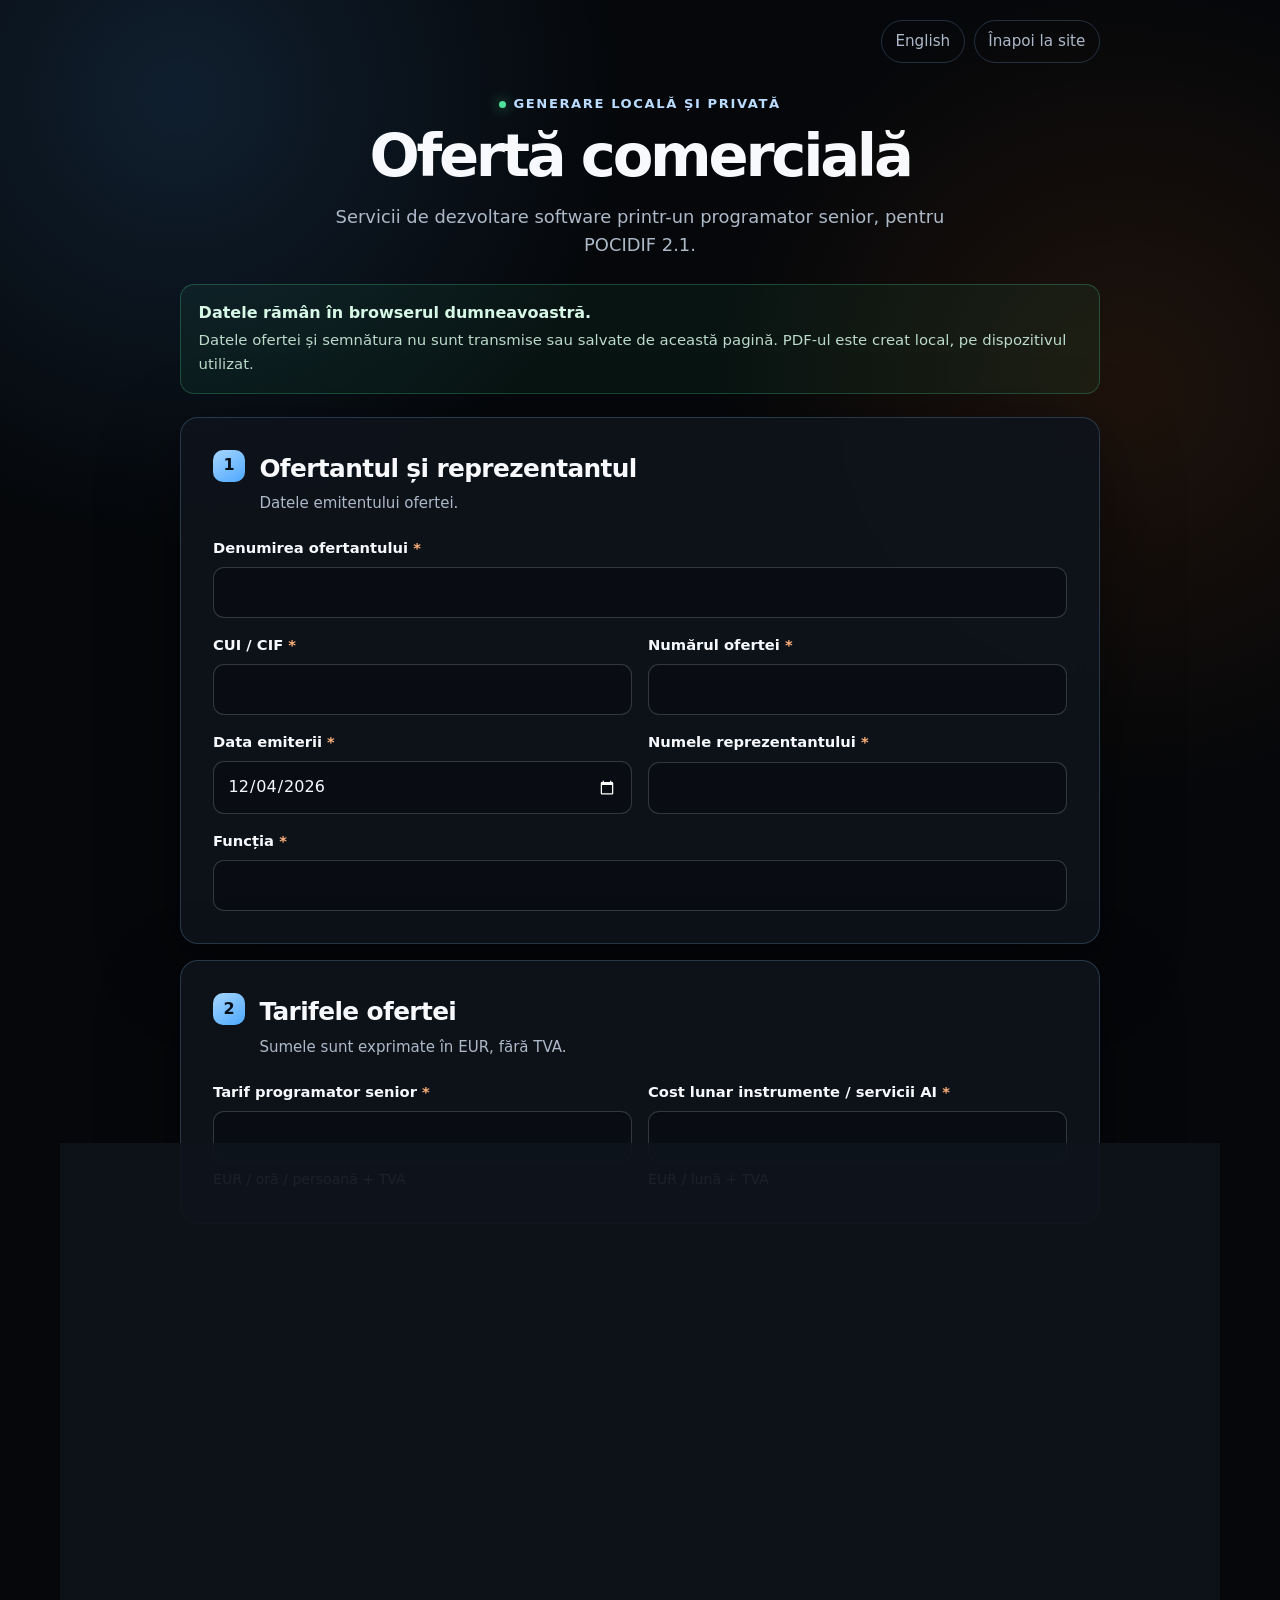
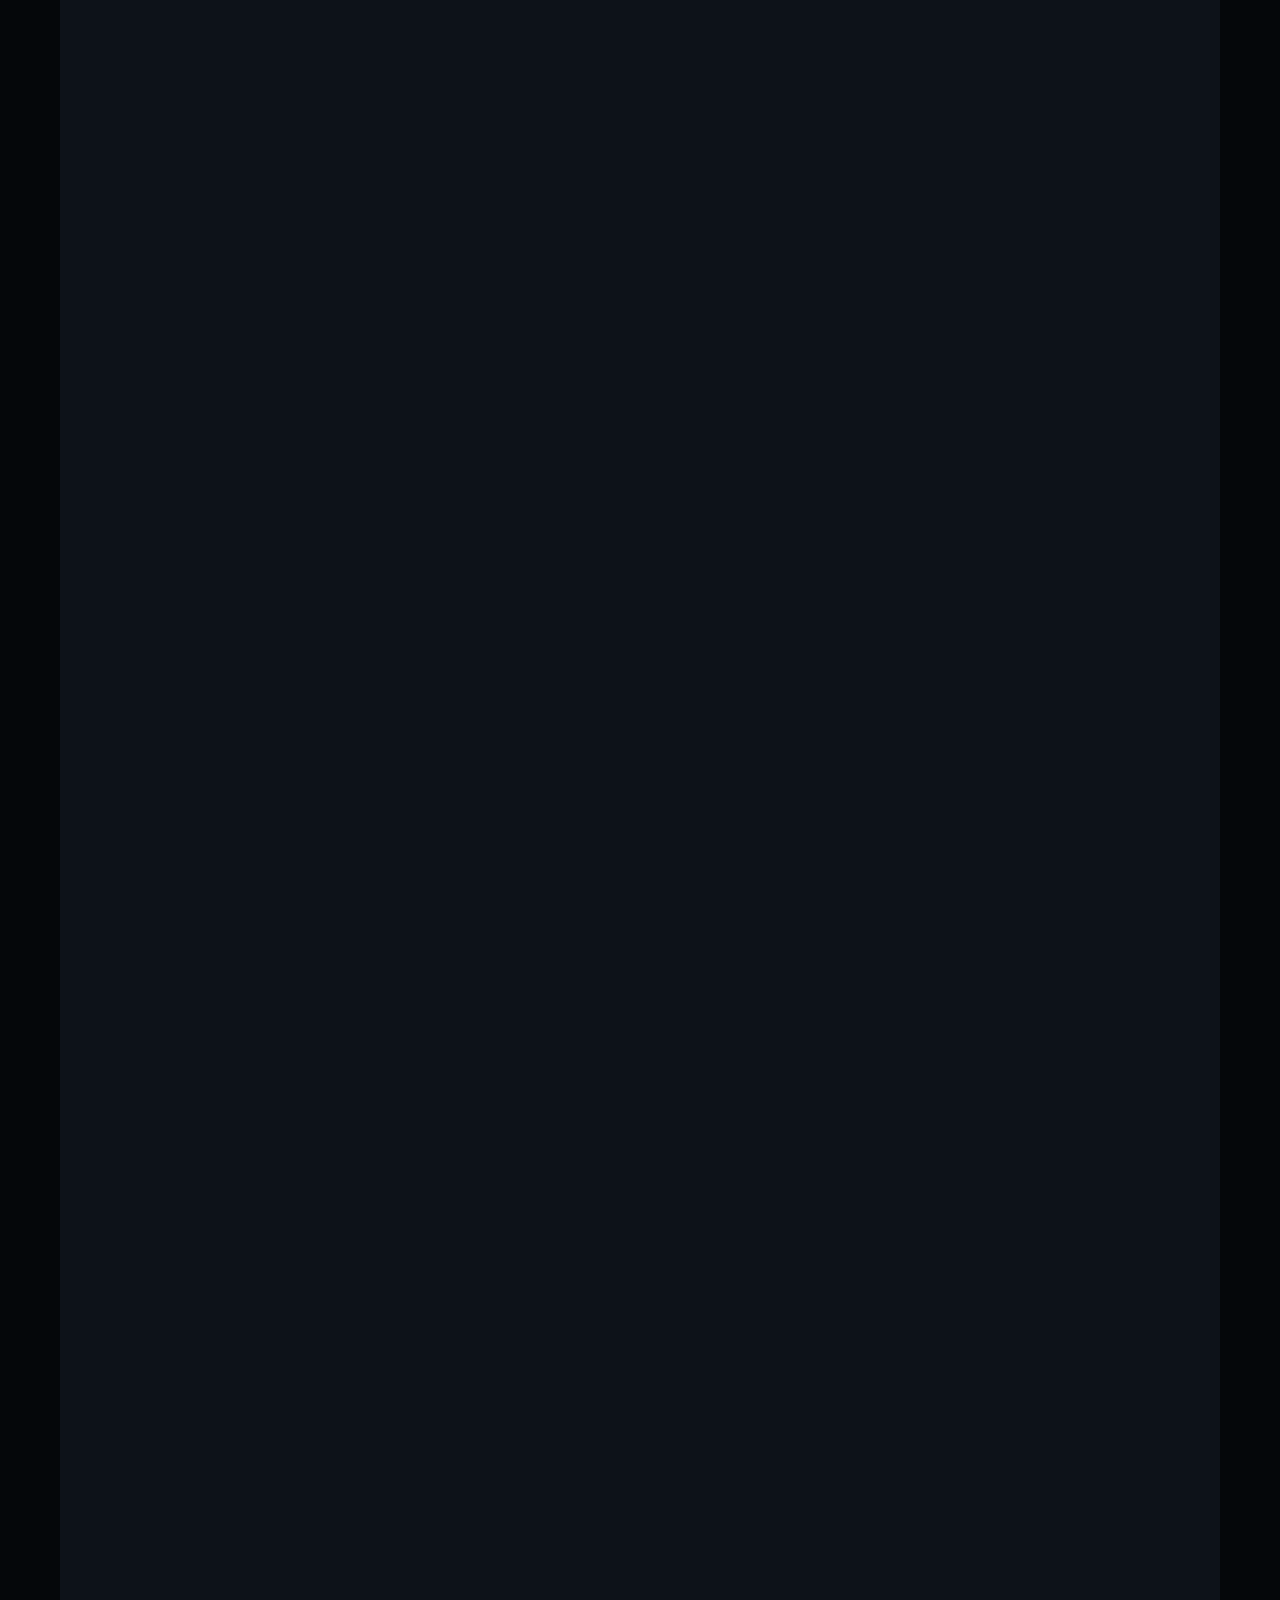
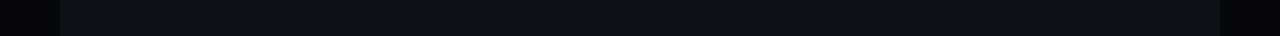
<file: oferta-programator-senior/index.html>
<!DOCTYPE html>
<html lang="ro">
<head>
  <meta charset="UTF-8">
  <meta name="viewport" content="width=device-width, initial-scale=1">
  <title>Ofertă comercială</title>
  <meta name="description" content="Servicii de dezvoltare software printr-un programator senior, pentru POCIDIF 2.1.">
  <meta name="robots" content="noindex,nofollow">
  <link rel="canonical" href="https://webofobjects.com/oferta-programator-senior/">
  <link rel="stylesheet" href="/assets/commercial-offer.css">
  <script src="/assets/commercial-offer.js" defer></script>
</head>
<body>
  <header class="site-header"><nav class="header-actions" aria-label="Navigare">
    <a class="back-link" href="/senior-programmer-offer/" lang="en">English</a>
    <a class="back-link" href="/">Înapoi la site</a>
  </nav></header>
  <main>
    <section class="intro" aria-labelledby="page-title">
      <div class="eyebrow">Generare locală și privată</div>
      <h1 id="page-title">Ofertă comercială</h1>
      <p>Servicii de dezvoltare software printr-un programator senior, pentru POCIDIF 2.1.</p>
    </section>
    <aside class="privacy-note"><div><strong>Datele rămân în browserul dumneavoastră.</strong><span>Datele ofertei și semnătura nu sunt transmise sau salvate de această pagină. PDF-ul este creat local, pe dispozitivul utilizat.</span></div></aside>
    <form id="offer-form" novalidate>
      <section class="panel" aria-labelledby="provider-heading">
        <div class="panel-heading"><div class="step" aria-hidden="true">1</div><div><h2 id="provider-heading">Ofertantul și reprezentantul</h2><p>Datele emitentului ofertei.</p></div></div>
        <div class="field-grid"><div class="field full"><label class="field-label" for="provider-name">Denumirea ofertantului <span class="required">*</span></label><input id="provider-name" name="provider-name" type="text" required maxlength="180" autocomplete="organization"></div>
<div class="field"><label class="field-label" for="provider-tax-id">CUI / CIF <span class="required">*</span></label><input id="provider-tax-id" name="provider-tax-id" type="text" required maxlength="50"></div>
<div class="field"><label class="field-label" for="offer-number">Numărul ofertei <span class="required">*</span></label><input id="offer-number" name="offer-number" type="text" required maxlength="60"></div>
<div class="field"><label class="field-label" for="offer-date">Data emiterii <span class="required">*</span></label><input id="offer-date" name="offer-date" type="date" required></div>
<div class="field"><label class="field-label" for="representative-name">Numele reprezentantului <span class="required">*</span></label><input id="representative-name" name="representative-name" type="text" required maxlength="120" autocomplete="name"></div>
<div class="field full"><label class="field-label" for="representative-role">Funcția <span class="required">*</span></label><input id="representative-role" name="representative-role" type="text" required maxlength="120" autocomplete="organization-title"></div></div>
      </section>
      <section class="panel" aria-labelledby="financial-heading">
        <div class="panel-heading"><div class="step" aria-hidden="true">2</div><div><h2 id="financial-heading">Tarifele ofertei</h2><p>Sumele sunt exprimate în EUR, fără TVA.</p></div></div>
        <div class="field-grid">
          <div class="field"><label class="field-label" for="hourly-rate">Tarif programator senior <span class="required">*</span></label><input id="hourly-rate" name="hourly-rate" type="text" required maxlength="12" inputmode="decimal" data-money="positive" aria-describedby="hourly-rate-hint"><p class="field-hint" id="hourly-rate-hint">EUR / oră / persoană + TVA</p></div>
          <div class="field"><label class="field-label" for="ai-cost">Cost lunar instrumente / servicii AI <span class="required">*</span></label><input id="ai-cost" name="ai-cost" type="text" required maxlength="12" inputmode="decimal" data-money="nonnegative" aria-describedby="ai-cost-hint"><p class="field-hint" id="ai-cost-hint">EUR / lună + TVA</p></div>
        </div>
      </section>
      <section class="panel" aria-labelledby="signature-heading">
        <div class="panel-heading"><div class="step" aria-hidden="true">3</div><div><h2 id="signature-heading">Oferta și semnătura</h2><p>Textul de mai jos va apărea în PDF-ul ofertei.</p></div></div>
        <article class="offer-preview" id="offer-preview" aria-label="Ofertă comercială">
          <h3 data-pdf="title">Ofertă comercială</h3>
<p data-pdf="subtitle">Servicii de dezvoltare software – programator senior</p>
<p data-pdf="meta"><strong>Ofertant:</strong> <span class="preview-value" data-field="provider-name" data-placeholder="[denumirea ofertantului]">[denumirea ofertantului]</span></p>
<p data-pdf="meta"><strong>CUI / CIF:</strong> <span class="preview-value" data-field="provider-tax-id" data-placeholder="[CUI / CIF]">[CUI / CIF]</span> · <strong>Nr. ofertă:</strong> <span class="preview-value" data-field="offer-number" data-placeholder="[număr]">[număr]</span></p>
<p data-pdf="meta"><strong>Data:</strong> <span class="preview-value" data-field="offer-date" data-placeholder="[data]">[data]</span></p>
<p data-pdf="meta"><strong>Către:</strong> WEB SOCIETY SRL</p>
<p data-pdf="meta"><strong>CUI:</strong> 55529409</p>
<h4 data-pdf="heading">Destinația ofertei</h4>
<p data-pdf="body">Prezenta ofertă este emisă în vederea utilizării în cadrul programului de finanțare europeană POCIDIF 2.1.</p>
<h4 data-pdf="heading">Obiectul ofertei</h4>
<p data-pdf="body">Furnizarea, în regim de tarifare orară, a serviciilor unui programator senior cu peste 6 ani de experiență profesională în dezvoltare software și expertiză într-un limbaj de programare utilizat curent în industrie.</p>
<p data-pdf="body">Serviciile sunt prestate de un programator senior cu cunoștințe solide de algoritmi și structuri de date, arhitectură software și system design, precum și experiență în proiecte software complexe, versionarea codului și code review, testare și debugging, baze de date, integrarea API-urilor, securitatea și calitatea codului. Limba engleză: minimum B2 (CEFR), inclusiv pentru comunicare și documentație tehnică.</p>
<p data-pdf="body">Alocarea programatorului pentru prestarea serviciilor este condiționată de acceptarea acestuia de către WEB SOCIETY SRL în urma unui interviu tehnic.</p>
<h4 data-pdf="heading">Oferta financiară</h4>
<p data-pdf="emphasis">Tarif programator senior: <span class="preview-value" data-field="hourly-rate" data-placeholder="[tarif]">[tarif]</span> EUR / oră / persoană + TVA.</p>
<p data-pdf="emphasis">Cost instrumente / servicii AI utilizate în dezvoltarea software: <span class="preview-value" data-field="ai-cost" data-placeholder="[cost]">[cost]</span> EUR / lună + TVA.</p>
<p data-pdf="body">Costul lunar AI acoperă abonamente, licențe, API-uri sau alte instrumente de inteligență artificială utilizate pentru activitățile de dezvoltare software din proiect.</p>
<p data-pdf="emphasis">Volum estimat: 160 ore / lună (20 zile × 8 ore)</p>
<p data-pdf="emphasis">Perioada estimată: începând cu februarie 2026, pentru 24 de luni (până în ianuarie 2028 inclusiv).</p>
<p data-pdf="body">Facturare: lunar, în funcție de numărul de ore efectiv prestate, la care se adaugă costul lunar aferent instrumentelor / serviciilor AI.</p>
<p data-pdf="emphasis">Valabilitatea ofertei: 6 luni de la data emiterii.</p>
<p data-pdf="emphasis">Prezenta este o ofertă comercială. Condițiile contractuale se vor stabili ulterior, prin contractul încheiat între părți.</p>
<p data-pdf="closing">Cu stimă,</p>
<p data-pdf="signatory"><strong>Reprezentant ofertant:</strong> <span class="preview-value" data-field="representative-name" data-placeholder="[nume și prenume]">[nume și prenume]</span></p>
<p data-pdf="signatory"><strong>Funcția:</strong> <span class="preview-value" data-field="representative-role" data-placeholder="[funcția]">[funcția]</span></p>
<p data-pdf="signature">Semnătură</p>
        </article>
        <div class="signature-wrap" id="signature-wrap">
          <canvas id="signature-pad" width="1200" height="360" tabindex="0" role="img" aria-label="Spațiu pentru semnătura reprezentantului ofertantului"></canvas>
          <div class="signature-placeholder">Desenați semnătura în acest spațiu</div>
        </div>
        <div class="signature-actions"><span>Semnătura apare numai în PDF-ul descărcat.</span><button class="text-button" type="button" id="clear-signature">Șterge semnătura</button></div>
        <div class="agreement"><label class="choice"><input id="agreement" type="checkbox" required><span>Confirm corectitudinea datelor și a textului ofertei și că am calitatea de a semna în numele ofertantului.</span></label></div>
        <div class="form-actions"><button class="primary-button" id="generate-pdf" type="submit" disabled>Generează și descarcă oferta PDF</button><p class="status" id="form-status" role="status" aria-live="polite"></p></div>
        <div class="next-step" id="next-step" hidden><strong>Oferta PDF a fost generată.</strong><p>Fișierul descărcat poate fi transmis către WEB SOCIETY SRL.</p></div>
      </section>
    </form>
    <noscript><div class="panel">Activați JavaScript pentru completarea și generarea locală a ofertei PDF.</div></noscript>
  </main>
  <script id="offer-config" type="application/json">{"locale": "ro-RO", "pdfTitle": "Oferta comerciala", "filenamePrefix": "Oferta-programator-senior", "pageLabel": "Pagina", "generate": "Generează și descarcă oferta PDF", "generating": "Se generează PDF-ul…", "creating": "Oferta PDF este creată local.", "success": "Oferta a fost generată și descărcată.", "error": "PDF-ul nu a putut fi generat. Reîncercați.", "required": "Completați toate câmpurile obligatorii și confirmarea finală.", "blank": "Introduceți o valoare.", "positiveAmount": "Introduceți un tarif mai mare decât zero, cu cel mult două zecimale.", "nonnegativeAmount": "Introduceți un cost de minimum zero, cu cel mult două zecimale.", "missingSignature": "Adăugați semnătura reprezentantului ofertantului.", "cleared": "Semnătura a fost ștearsă."}</script>
</body>
</html>
</file>
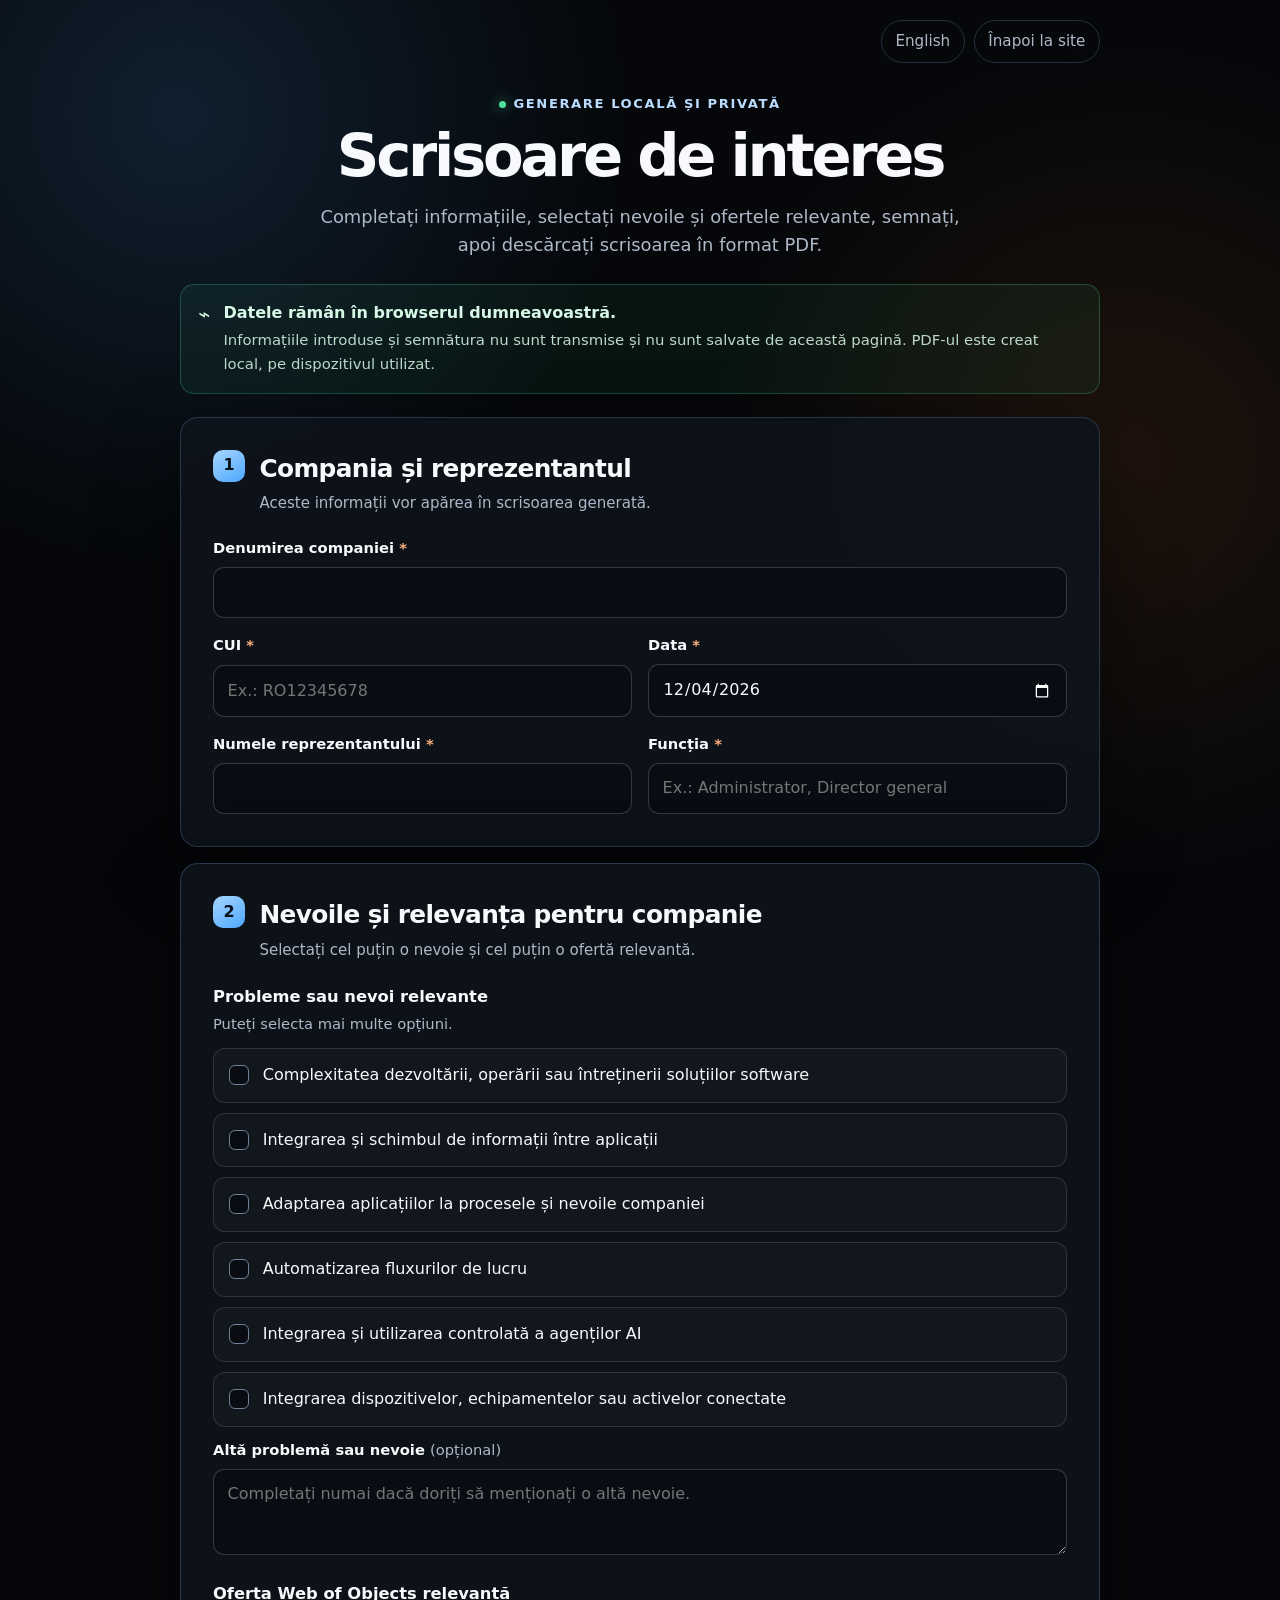
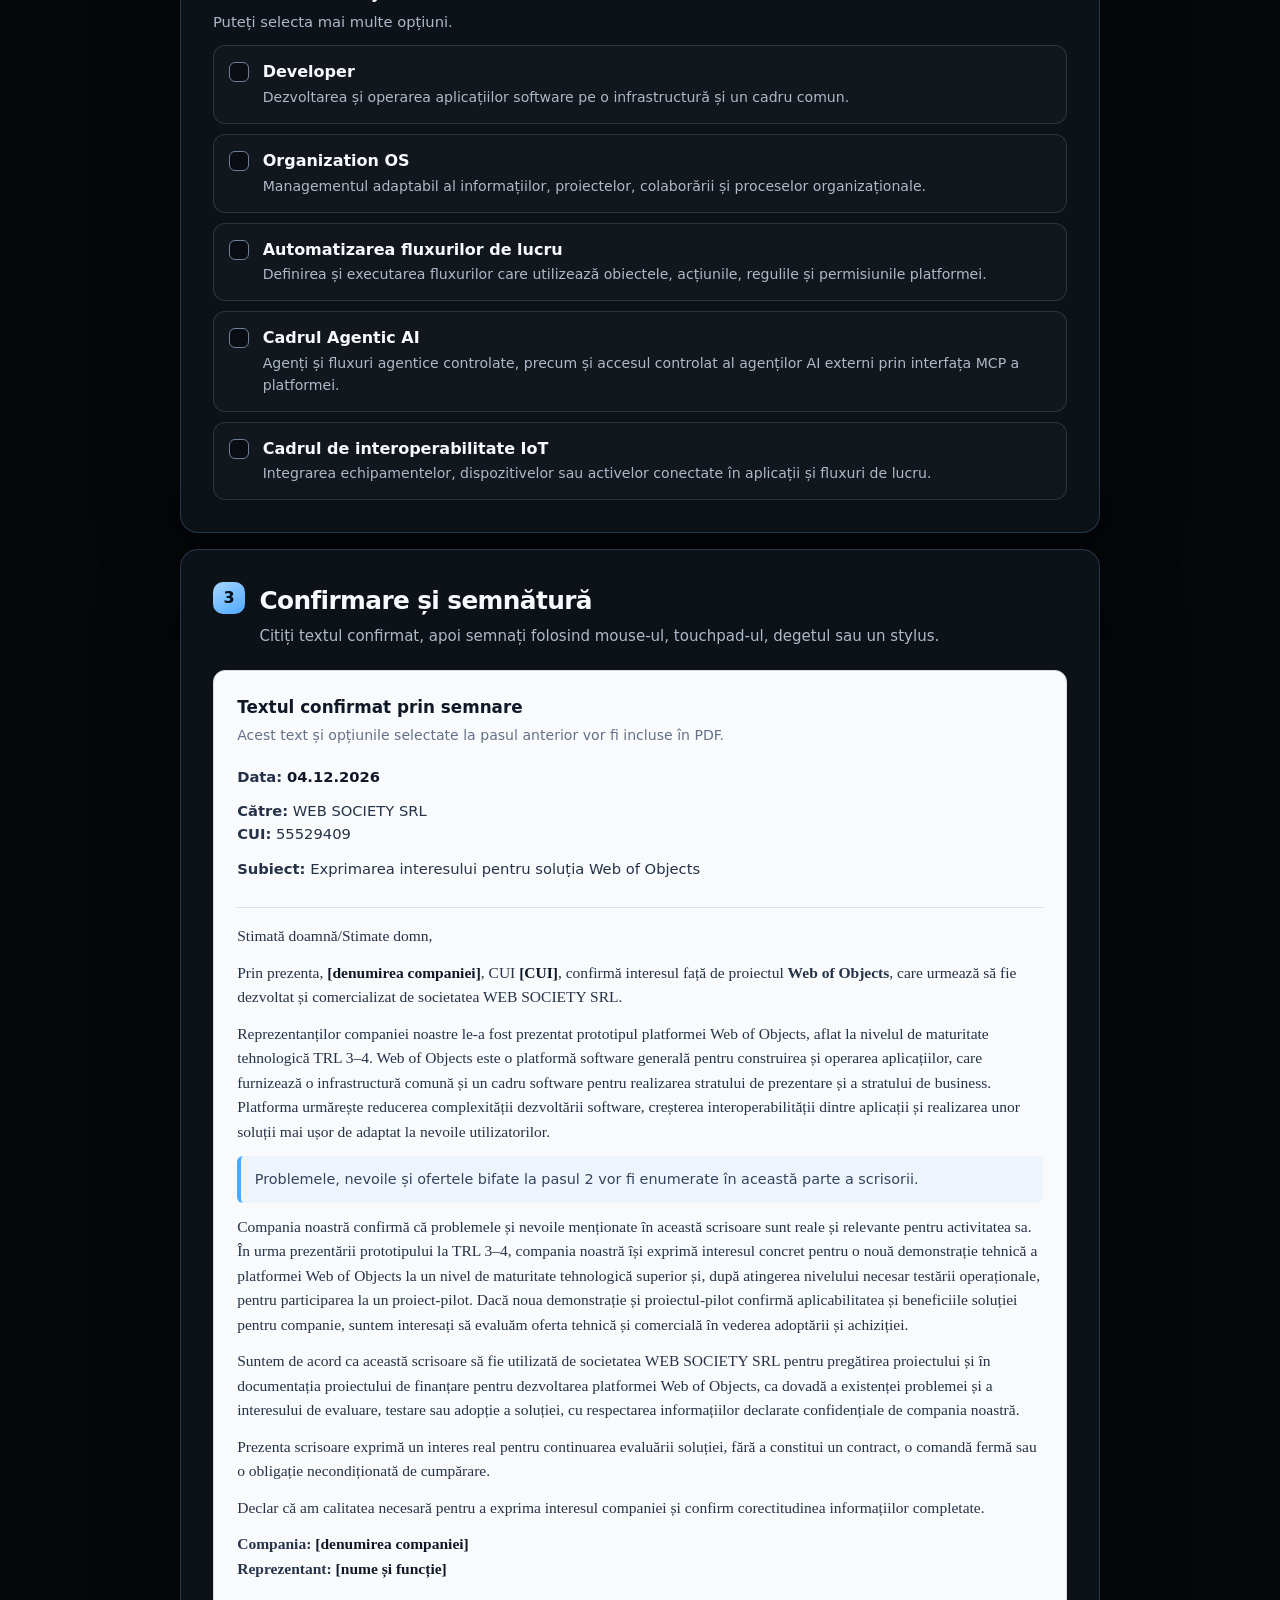
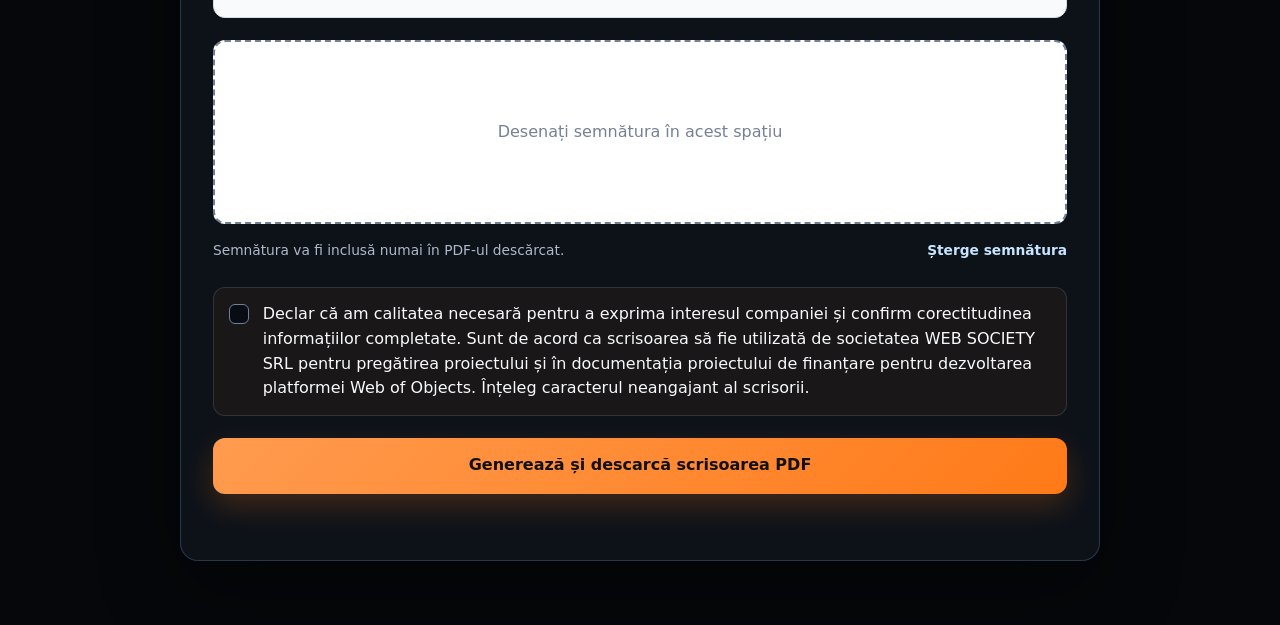
<file: scrisoare-de-interes/index.html>
<!DOCTYPE html>
<html lang="ro">
<head>
  <meta charset="UTF-8">
  <meta name="viewport" content="width=device-width, initial-scale=1">
  <title>Scrisoare de interes</title>
  <meta name="description" content="Generați și semnați local o scrisoare de interes pentru Web of Objects.">
  <meta name="robots" content="noindex,nofollow">
  <link rel="canonical" href="https://webofobjects.com/scrisoare-de-interes/">
  <style>
    :root {
      color-scheme: dark;
      --bg: #05070a;
      --surface: rgba(15, 20, 28, 0.92);
      --surface-2: #141b24;
      --line: rgba(124, 175, 232, 0.24);
      --line-strong: rgba(124, 175, 232, 0.52);
      --text: #f7f9fc;
      --muted: #aeb9c8;
      --accent: #ff7a18;
      --accent-2: #4da8ff;
      --success: #4ee29a;
      --danger: #ff7b7b;
      --radius: 18px;
      --shadow: 0 24px 80px rgba(0, 0, 0, 0.42);
      --content: 920px;
    }

    * { box-sizing: border-box; }
    html { scroll-behavior: smooth; }

    body {
      margin: 0;
      min-height: 100vh;
      background:
        radial-gradient(circle at 14% 3%, rgba(77, 168, 255, 0.15), transparent 28rem),
        radial-gradient(circle at 88% 12%, rgba(255, 122, 24, 0.10), transparent 26rem),
        var(--bg);
      color: var(--text);
      font-family: Inter, ui-sans-serif, system-ui, -apple-system, BlinkMacSystemFont, "Segoe UI", sans-serif;
      line-height: 1.55;
    }

    a { color: inherit; }
    button, input, textarea { font: inherit; }

    .site-header {
      width: min(var(--content), calc(100% - 2rem));
      margin: 0 auto;
      padding: 1.25rem 0 0.75rem;
      display: flex;
      align-items: center;
      justify-content: flex-end;
      gap: 1rem;
    }

    .back-link {
      color: var(--muted);
      text-decoration: none;
      font-size: 0.95rem;
      padding: 0.55rem 0.85rem;
      border: 1px solid var(--line);
      border-radius: 999px;
    }

    .header-actions {
      display: flex;
      justify-content: flex-end;
      gap: 0.55rem;
      flex-wrap: wrap;
    }

    .back-link:hover,
    .back-link:focus-visible {
      color: var(--text);
      border-color: var(--line-strong);
      outline: none;
    }

    main {
      width: min(var(--content), calc(100% - 2rem));
      margin: 0 auto;
      padding: 1rem 0 4rem;
    }

    .intro {
      text-align: center;
      max-width: 760px;
      margin: 0 auto 1.6rem;
    }

    .eyebrow {
      display: inline-flex;
      align-items: center;
      gap: 0.45rem;
      margin-bottom: 0.65rem;
      color: #b9dcff;
      font-size: 0.82rem;
      font-weight: 800;
      letter-spacing: 0.12em;
      text-transform: uppercase;
    }

    .eyebrow::before {
      content: "";
      width: 7px;
      height: 7px;
      border-radius: 50%;
      background: var(--success);
      box-shadow: 0 0 14px rgba(78, 226, 154, 0.75);
    }

    h1 {
      margin: 0;
      font-size: clamp(2rem, 5.2vw, 3.7rem);
      line-height: 1.04;
      letter-spacing: -0.055em;
    }

    .intro p {
      margin: 1rem auto 0;
      color: var(--muted);
      font-size: clamp(1rem, 2.4vw, 1.12rem);
      max-width: 680px;
    }

    .privacy-note {
      display: flex;
      align-items: flex-start;
      gap: 0.8rem;
      margin: 1.4rem 0;
      padding: 1rem 1.1rem;
      border: 1px solid rgba(78, 226, 154, 0.25);
      background: rgba(78, 226, 154, 0.06);
      border-radius: 14px;
      color: #d7f8e7;
    }

    .privacy-note strong { display: block; margin-bottom: 0.12rem; }
    .privacy-note span { color: #bcdacb; font-size: 0.93rem; }
    .privacy-icon { font-size: 1.25rem; line-height: 1.35; }

    form {
      display: grid;
      gap: 1rem;
    }

    .panel {
      padding: clamp(1.2rem, 4vw, 2rem);
      background: var(--surface);
      border: 1px solid var(--line);
      border-radius: var(--radius);
      box-shadow: var(--shadow);
      backdrop-filter: blur(14px);
    }

    .panel-heading {
      display: flex;
      gap: 0.9rem;
      align-items: flex-start;
      margin-bottom: 1.35rem;
    }

    .step {
      flex: 0 0 auto;
      width: 32px;
      height: 32px;
      display: grid;
      place-items: center;
      color: #06101a;
      background: linear-gradient(145deg, #a7d6ff, var(--accent-2));
      border-radius: 10px;
      font-weight: 900;
    }

    h2 {
      margin: 0;
      font-size: clamp(1.2rem, 3vw, 1.55rem);
      letter-spacing: -0.025em;
    }

    .panel-heading p {
      margin: 0.25rem 0 0;
      color: var(--muted);
      font-size: 0.94rem;
    }

    .field-grid {
      display: grid;
      grid-template-columns: repeat(2, minmax(0, 1fr));
      gap: 1rem;
    }

    .field { display: grid; gap: 0.45rem; }
    .field.full { grid-column: 1 / -1; }

    label.field-label {
      font-weight: 700;
      font-size: 0.92rem;
    }

    .required { color: #ffb17a; }

    input[type="text"],
    input[type="date"],
    textarea {
      width: 100%;
      min-height: 48px;
      padding: 0.76rem 0.85rem;
      color: var(--text);
      background: #090d13;
      border: 1px solid rgba(174, 185, 200, 0.25);
      border-radius: 11px;
      outline: none;
      transition: border-color 0.16s ease, box-shadow 0.16s ease;
    }

    textarea { min-height: 86px; resize: vertical; }

    input:focus,
    textarea:focus {
      border-color: var(--accent-2);
      box-shadow: 0 0 0 3px rgba(77, 168, 255, 0.14);
    }

    .choice-group + .choice-group { margin-top: 1.65rem; }

    .choice-group h3 {
      margin: 0 0 0.25rem;
      font-size: 1.02rem;
    }

    .choice-group > p {
      margin: 0 0 0.75rem;
      color: var(--muted);
      font-size: 0.92rem;
    }

    .choices {
      display: grid;
      gap: 0.62rem;
    }

    .choice {
      position: relative;
      display: grid;
      grid-template-columns: 22px 1fr;
      gap: 0.72rem;
      align-items: start;
      padding: 0.88rem 0.95rem;
      border: 1px solid rgba(174, 185, 200, 0.18);
      background: rgba(255, 255, 255, 0.025);
      border-radius: 12px;
      cursor: pointer;
      transition: border-color 0.16s ease, background 0.16s ease, transform 0.16s ease;
    }

    .choice:hover {
      transform: translateY(-1px);
      border-color: var(--line-strong);
    }

    .choice:has(input:checked) {
      border-color: rgba(77, 168, 255, 0.66);
      background: rgba(77, 168, 255, 0.08);
    }

    .choice input {
      appearance: none;
      width: 20px;
      height: 20px;
      margin: 0.12rem 0 0;
      border: 1.5px solid #708097;
      border-radius: 6px;
      background: #090d13;
      display: grid;
      place-content: center;
      cursor: pointer;
    }

    .choice input::before {
      content: "";
      width: 10px;
      height: 6px;
      border-left: 2px solid white;
      border-bottom: 2px solid white;
      transform: rotate(-45deg) scale(0);
      margin-top: -2px;
      transition: transform 0.12s ease;
    }

    .choice input:checked {
      border-color: var(--accent-2);
      background: var(--accent-2);
    }

    .choice input:checked::before { transform: rotate(-45deg) scale(1); }
    .choice input:focus-visible { outline: 3px solid rgba(77, 168, 255, 0.28); outline-offset: 2px; }

    .choice-title { display: block; font-weight: 760; }
    .choice-description { display: block; margin-top: 0.12rem; color: var(--muted); font-size: 0.88rem; }

    .signature-wrap {
      position: relative;
      overflow: hidden;
      background: #fff;
      border: 2px dashed #718096;
      border-radius: 12px;
    }

    #signature-pad {
      width: 100%;
      height: 180px;
      display: block;
      cursor: crosshair;
      touch-action: none;
    }

    .signature-placeholder {
      position: absolute;
      inset: 0;
      display: grid;
      place-items: center;
      color: #748095;
      pointer-events: none;
      transition: opacity 0.15s ease;
      text-align: center;
      padding: 1rem;
    }

    .signature-wrap.has-signature .signature-placeholder { opacity: 0; }

    .signature-actions {
      display: flex;
      justify-content: space-between;
      align-items: center;
      gap: 0.75rem;
      margin-top: 0.6rem;
      color: var(--muted);
      font-size: 0.86rem;
    }

    .text-button {
      color: #c8e4ff;
      background: transparent;
      border: 0;
      padding: 0.4rem 0;
      cursor: pointer;
      font-weight: 750;
    }

    .text-button:hover,
    .text-button:focus-visible { color: white; outline: none; text-decoration: underline; }

    .agreement {
      margin-top: 1.2rem;
    }

    .agreement .choice { background: rgba(255, 122, 24, 0.05); }

    .letter-preview {
      margin-bottom: 1.4rem;
      padding: clamp(1rem, 3vw, 1.45rem);
      color: #263247;
      background: #f8fafc;
      border: 1px solid #d5dce6;
      border-radius: 12px;
      box-shadow: inset 0 1px 0 #ffffff;
    }

    .letter-preview h3 {
      margin: 0 0 0.35rem;
      color: #101827;
      font-size: 1.05rem;
    }

    .letter-preview .preview-note {
      margin: 0 0 1.15rem;
      color: #647188;
      font-size: 0.88rem;
    }

    .letter-preview .preview-meta {
      padding-bottom: 0.9rem;
      border-bottom: 1px solid #dce2ea;
      font-size: 0.92rem;
    }

    .letter-preview .preview-meta p,
    .letter-preview .preview-body p {
      margin: 0 0 0.75rem;
    }

    .letter-preview .preview-body {
      padding-top: 1rem;
      font-family: Georgia, "Times New Roman", serif;
      font-size: 0.97rem;
      line-height: 1.58;
    }

    .letter-preview .selection-reference {
      padding: 0.75rem 0.85rem;
      background: #edf4fb;
      border-left: 4px solid #4da8ff;
      border-radius: 6px;
      color: #34445d;
      font-family: Inter, ui-sans-serif, system-ui, sans-serif;
      font-size: 0.9rem;
    }

    .preview-value {
      color: #101827;
      font-weight: 700;
    }

    .form-actions {
      display: grid;
      gap: 0.75rem;
      margin-top: 1.35rem;
    }

    .primary-button {
      width: 100%;
      min-height: 56px;
      padding: 0.9rem 1.2rem;
      border: 0;
      border-radius: 12px;
      color: #111;
      background: linear-gradient(135deg, #ff9b4f, var(--accent));
      box-shadow: 0 12px 30px rgba(255, 122, 24, 0.22);
      font-weight: 900;
      cursor: pointer;
      transition: transform 0.16s ease, box-shadow 0.16s ease, opacity 0.16s ease;
    }

    .primary-button:hover { transform: translateY(-1px); box-shadow: 0 16px 34px rgba(255, 122, 24, 0.28); }
    .primary-button:focus-visible { outline: 3px solid rgba(255, 177, 122, 0.42); outline-offset: 3px; }
    .primary-button:disabled { cursor: wait; opacity: 0.7; transform: none; }

    .status {
      min-height: 1.4rem;
      margin: 0;
      text-align: center;
      color: var(--muted);
      font-size: 0.92rem;
    }

    .status.error { color: var(--danger); }
    .status.success { color: var(--success); }

    .next-step {
      margin-top: 1rem;
      padding: 1rem 1.1rem;
      border: 1px solid rgba(78, 226, 154, 0.35);
      border-radius: 12px;
      background: rgba(78, 226, 154, 0.07);
      color: #d7f8e7;
    }

    .next-step strong { display: block; margin-bottom: 0.2rem; }
    .next-step p { margin: 0; color: #bddfcd; }

    @media (max-width: 680px) {
      .site-header { align-items: flex-start; }
      .field-grid { grid-template-columns: 1fr; }
      .field.full { grid-column: auto; }
      .panel { padding: 1.15rem; }
      .choice { padding: 0.78rem; }
      .signature-actions { align-items: flex-start; flex-direction: column; }
    }

    @media (prefers-reduced-motion: reduce) {
      *, *::before, *::after { scroll-behavior: auto !important; transition: none !important; }
    }
  </style>
</head>
<body>
  <header class="site-header">
    <div class="header-actions">
      <a class="back-link" href="/letter-of-interest/">English</a>
      <a class="back-link" href="/">Înapoi la site</a>
    </div>
  </header>

  <main>
    <section class="intro" aria-labelledby="page-title">
      <div class="eyebrow">Generare locală și privată</div>
      <h1 id="page-title">Scrisoare de interes</h1>
      <p>Completați informațiile, selectați nevoile și ofertele relevante, semnați, apoi descărcați scrisoarea în format PDF.</p>
    </section>

    <aside class="privacy-note" aria-label="Informații despre confidențialitate">
      <div class="privacy-icon" aria-hidden="true">⌁</div>
      <div>
        <strong>Datele rămân în browserul dumneavoastră.</strong>
        <span>Informațiile introduse și semnătura nu sunt transmise și nu sunt salvate de această pagină. PDF-ul este creat local, pe dispozitivul utilizat.</span>
      </div>
    </aside>

    <form id="interest-form" novalidate>
      <section class="panel" aria-labelledby="company-heading">
        <div class="panel-heading">
          <div class="step" aria-hidden="true">1</div>
          <div>
            <h2 id="company-heading">Compania și reprezentantul</h2>
            <p>Aceste informații vor apărea în scrisoarea generată.</p>
          </div>
        </div>

        <div class="field-grid">
          <div class="field full">
            <label class="field-label" for="company-name">Denumirea companiei <span class="required">*</span></label>
            <input id="company-name" name="companyName" type="text" autocomplete="organization" required maxlength="160">
          </div>
          <div class="field">
            <label class="field-label" for="company-cui">CUI <span class="required">*</span></label>
            <input id="company-cui" name="companyCui" type="text" required maxlength="40" placeholder="Ex.: RO12345678">
          </div>
          <div class="field">
            <label class="field-label" for="letter-date">Data <span class="required">*</span></label>
            <input id="letter-date" name="letterDate" type="date" required>
          </div>
          <div class="field">
            <label class="field-label" for="representative-name">Numele reprezentantului <span class="required">*</span></label>
            <input id="representative-name" name="representativeName" type="text" autocomplete="name" required maxlength="120">
          </div>
          <div class="field">
            <label class="field-label" for="representative-role">Funcția <span class="required">*</span></label>
            <input id="representative-role" name="representativeRole" type="text" autocomplete="organization-title" required maxlength="120" placeholder="Ex.: Administrator, Director general">
          </div>
        </div>
      </section>

      <section class="panel" aria-labelledby="relevance-heading">
        <div class="panel-heading">
          <div class="step" aria-hidden="true">2</div>
          <div>
            <h2 id="relevance-heading">Nevoile și relevanța pentru companie</h2>
            <p>Selectați cel puțin o nevoie și cel puțin o ofertă relevantă.</p>
          </div>
        </div>

        <div class="choice-group" id="needs-group" tabindex="-1">
          <h3>Probleme sau nevoi relevante</h3>
          <p>Puteți selecta mai multe opțiuni.</p>
          <div class="choices">
            <label class="choice">
              <input type="checkbox" name="needs" value="Complexitatea dezvoltării, operării sau întreținerii soluțiilor software">
              <span>Complexitatea dezvoltării, operării sau întreținerii soluțiilor software</span>
            </label>
            <label class="choice">
              <input type="checkbox" name="needs" value="Integrarea și schimbul de informații între aplicații">
              <span>Integrarea și schimbul de informații între aplicații</span>
            </label>
            <label class="choice">
              <input type="checkbox" name="needs" value="Adaptarea aplicațiilor la procesele și nevoile companiei">
              <span>Adaptarea aplicațiilor la procesele și nevoile companiei</span>
            </label>
            <label class="choice">
              <input type="checkbox" name="needs" value="Automatizarea fluxurilor de lucru">
              <span>Automatizarea fluxurilor de lucru</span>
            </label>
            <label class="choice">
              <input type="checkbox" name="needs" value="Integrarea și utilizarea controlată a agenților AI">
              <span>Integrarea și utilizarea controlată a agenților AI</span>
            </label>
            <label class="choice">
              <input type="checkbox" name="needs" value="Integrarea dispozitivelor, echipamentelor sau activelor conectate">
              <span>Integrarea dispozitivelor, echipamentelor sau activelor conectate</span>
            </label>
          </div>
          <div class="field" style="margin-top: 0.75rem;">
            <label class="field-label" for="other-need">Altă problemă sau nevoie <span style="color: var(--muted); font-weight: 500;">(opțional)</span></label>
            <textarea id="other-need" name="otherNeed" maxlength="500" placeholder="Completați numai dacă doriți să menționați o altă nevoie."></textarea>
          </div>
        </div>

        <div class="choice-group" id="offers-group" tabindex="-1">
          <h3>Oferta Web of Objects relevantă</h3>
          <p>Puteți selecta mai multe opțiuni.</p>
          <div class="choices">
            <label class="choice">
              <input type="checkbox" name="offers" value="Developer — pentru dezvoltarea și operarea aplicațiilor software pe o infrastructură și un cadru comun">
              <span>
                <span class="choice-title">Developer</span>
                <span class="choice-description">Dezvoltarea și operarea aplicațiilor software pe o infrastructură și un cadru comun.</span>
              </span>
            </label>
            <label class="choice">
              <input type="checkbox" name="offers" value="Organization OS — pentru managementul adaptabil al informațiilor, proiectelor, colaborării și proceselor organizaționale">
              <span>
                <span class="choice-title">Organization OS</span>
                <span class="choice-description">Managementul adaptabil al informațiilor, proiectelor, colaborării și proceselor organizaționale.</span>
              </span>
            </label>
            <label class="choice">
              <input type="checkbox" name="offers" value="Automatizarea fluxurilor de lucru — pentru definirea și executarea fluxurilor care utilizează obiectele, acțiunile, regulile și permisiunile platformei">
              <span>
                <span class="choice-title">Automatizarea fluxurilor de lucru</span>
                <span class="choice-description">Definirea și executarea fluxurilor care utilizează obiectele, acțiunile, regulile și permisiunile platformei.</span>
              </span>
            </label>
            <label class="choice">
              <input type="checkbox" name="offers" value="Cadrul Agentic AI — pentru agenți și fluxuri agentice controlate și accesul controlat al agenților AI externi prin interfața MCP a platformei">
              <span>
                <span class="choice-title">Cadrul Agentic AI</span>
                <span class="choice-description">Agenți și fluxuri agentice controlate, precum și accesul controlat al agenților AI externi prin interfața MCP a platformei.</span>
              </span>
            </label>
            <label class="choice">
              <input type="checkbox" name="offers" value="Cadrul de interoperabilitate IoT — pentru integrarea echipamentelor, dispozitivelor sau activelor conectate în aplicații și fluxuri de lucru">
              <span>
                <span class="choice-title">Cadrul de interoperabilitate IoT</span>
                <span class="choice-description">Integrarea echipamentelor, dispozitivelor sau activelor conectate în aplicații și fluxuri de lucru.</span>
              </span>
            </label>
          </div>
        </div>
      </section>

      <section class="panel" aria-labelledby="signature-heading">
        <div class="panel-heading">
          <div class="step" aria-hidden="true">3</div>
          <div>
            <h2 id="signature-heading">Confirmare și semnătură</h2>
            <p>Citiți textul confirmat, apoi semnați folosind mouse-ul, touchpad-ul, degetul sau un stylus.</p>
          </div>
        </div>

        <div class="letter-preview" aria-labelledby="letter-preview-heading">
          <h3 id="letter-preview-heading">Textul confirmat prin semnare</h3>
          <p class="preview-note">Acest text și opțiunile selectate la pasul anterior vor fi incluse în PDF.</p>

          <div class="preview-meta">
            <p><strong>Data:</strong> <span class="preview-value" id="preview-date">[data]</span></p>
            <p><strong>Către:</strong> WEB SOCIETY SRL<br><strong>CUI:</strong> 55529409</p>
            <p><strong>Subiect:</strong> Exprimarea interesului pentru soluția Web of Objects</p>
          </div>

          <div class="preview-body">
            <p>Stimată doamnă/Stimate domn,</p>

            <p>Prin prezenta, <span class="preview-value" id="preview-company">[denumirea companiei]</span>, CUI <span class="preview-value" id="preview-cui">[CUI]</span>, confirmă interesul față de proiectul <strong>Web of Objects</strong>, care urmează să fie dezvoltat și comercializat de societatea WEB SOCIETY SRL.</p>

            <p>Reprezentanților companiei noastre le-a fost prezentat prototipul platformei Web of Objects, aflat la nivelul de maturitate tehnologică TRL 3–4. Web of Objects este o platformă software generală pentru construirea și operarea aplicațiilor, care furnizează o infrastructură comună și un cadru software pentru realizarea stratului de prezentare și a stratului de business. Platforma urmărește reducerea complexității dezvoltării software, creșterea interoperabilității dintre aplicații și realizarea unor soluții mai ușor de adaptat la nevoile utilizatorilor.</p>

            <p class="selection-reference">Problemele, nevoile și ofertele bifate la pasul 2 vor fi enumerate în această parte a scrisorii.</p>

            <p>Compania noastră confirmă că problemele și nevoile menționate în această scrisoare sunt reale și relevante pentru activitatea sa. În urma prezentării prototipului la TRL 3–4, compania noastră își exprimă interesul concret pentru o nouă demonstrație tehnică a platformei Web of Objects la un nivel de maturitate tehnologică superior și, după atingerea nivelului necesar testării operaționale, pentru participarea la un proiect-pilot. Dacă noua demonstrație și proiectul-pilot confirmă aplicabilitatea și beneficiile soluției pentru companie, suntem interesați să evaluăm oferta tehnică și comercială în vederea adoptării și achiziției.</p>

            <p>Suntem de acord ca această scrisoare să fie utilizată de societatea WEB SOCIETY SRL pentru pregătirea proiectului și în documentația proiectului de finanțare pentru dezvoltarea platformei Web of Objects, ca dovadă a existenței problemei și a interesului de evaluare, testare sau adopție a soluției, cu respectarea informațiilor declarate confidențiale de compania noastră.</p>

            <p>Prezenta scrisoare exprimă un interes real pentru continuarea evaluării soluției, fără a constitui un contract, o comandă fermă sau o obligație necondiționată de cumpărare.</p>

            <p>Declar că am calitatea necesară pentru a exprima interesul companiei și confirm corectitudinea informațiilor completate.</p>

            <p><strong>Compania:</strong> <span class="preview-value" id="preview-company-signature">[denumirea companiei]</span><br><strong>Reprezentant:</strong> <span class="preview-value" id="preview-representative">[nume și funcție]</span></p>
          </div>
        </div>

        <div class="signature-wrap" id="signature-wrap">
          <canvas id="signature-pad" width="1200" height="360" role="img" aria-label="Spațiu pentru desenarea semnăturii"></canvas>
          <div class="signature-placeholder">Desenați semnătura în acest spațiu</div>
        </div>
        <div class="signature-actions">
          <span>Semnătura va fi inclusă numai în PDF-ul descărcat.</span>
          <button class="text-button" type="button" id="clear-signature">Șterge semnătura</button>
        </div>

        <div class="agreement">
          <label class="choice">
            <input id="agreement" type="checkbox" name="agreement" required>
            <span>Declar că am calitatea necesară pentru a exprima interesul companiei și confirm corectitudinea informațiilor completate. Sunt de acord ca scrisoarea să fie utilizată de societatea WEB SOCIETY SRL pentru pregătirea proiectului și în documentația proiectului de finanțare pentru dezvoltarea platformei Web of Objects. Înțeleg caracterul neangajant al scrisorii.</span>
          </label>
        </div>

        <div class="form-actions">
          <button class="primary-button" id="generate-pdf" type="submit">Generează și descarcă scrisoarea PDF</button>
          <p class="status" id="form-status" role="status" aria-live="polite"></p>
        </div>

        <div class="next-step" id="next-step" hidden>
          <strong>PDF-ul a fost generat.</strong>
          <p>Trimiteți fișierul descărcat, de preferat de pe adresa profesională a companiei, persoanei de contact din cadrul WEB SOCIETY SRL care v-a transmis această pagină.</p>
        </div>
      </section>
    </form>

    <noscript>
      <div class="panel" style="margin-top: 1rem;">Pentru completarea și generarea locală a PDF-ului este necesară activarea JavaScript în browser.</div>
    </noscript>
  </main>

  <script>
  (() => {
    "use strict";

    const form = document.getElementById("interest-form");
    const status = document.getElementById("form-status");
    const generateButton = document.getElementById("generate-pdf");
    const nextStep = document.getElementById("next-step");
    const signatureCanvas = document.getElementById("signature-pad");
    const signatureWrap = document.getElementById("signature-wrap");
    const signatureContext = signatureCanvas.getContext("2d");
    const clearSignatureButton = document.getElementById("clear-signature");
    let drawing = false;
    let hasSignature = false;

    const today = new Date();
    const localToday = new Date(today.getTime() - today.getTimezoneOffset() * 60000)
      .toISOString()
      .slice(0, 10);
    document.getElementById("letter-date").value = localToday;

    const previewFields = {
      "company-name": ["preview-company", "preview-company-signature"],
      "company-cui": ["preview-cui"],
      "letter-date": ["preview-date"],
      "representative-name": ["preview-representative"],
      "representative-role": ["preview-representative"]
    };

    function updateLetterPreview() {
      const companyName = document.getElementById("company-name").value.trim() || "[denumirea companiei]";
      const companyCui = document.getElementById("company-cui").value.trim() || "[CUI]";
      const date = formatDate(document.getElementById("letter-date").value) || "[data]";
      const representativeName = document.getElementById("representative-name").value.trim();
      const representativeRole = document.getElementById("representative-role").value.trim();
      const representative = [representativeName, representativeRole].filter(Boolean).join(", ") || "[nume și funcție]";

      document.getElementById("preview-company").textContent = companyName;
      document.getElementById("preview-company-signature").textContent = companyName;
      document.getElementById("preview-cui").textContent = companyCui;
      document.getElementById("preview-date").textContent = date;
      document.getElementById("preview-representative").textContent = representative;
    }

    Object.keys(previewFields).forEach(id => {
      document.getElementById(id).addEventListener("input", updateLetterPreview);
      document.getElementById(id).addEventListener("change", updateLetterPreview);
    });
    updateLetterPreview();

    signatureContext.strokeStyle = "#111827";
    signatureContext.fillStyle = "#111827";
    signatureContext.lineWidth = 5;
    signatureContext.lineCap = "round";
    signatureContext.lineJoin = "round";

    function signaturePoint(event) {
      const rect = signatureCanvas.getBoundingClientRect();
      return {
        x: (event.clientX - rect.left) * (signatureCanvas.width / rect.width),
        y: (event.clientY - rect.top) * (signatureCanvas.height / rect.height)
      };
    }

    signatureCanvas.addEventListener("pointerdown", (event) => {
      event.preventDefault();
      drawing = true;
      hasSignature = true;
      signatureWrap.classList.add("has-signature");
      signatureCanvas.setPointerCapture(event.pointerId);
      const point = signaturePoint(event);
      signatureContext.beginPath();
      signatureContext.arc(point.x, point.y, 2.5, 0, Math.PI * 2);
      signatureContext.fill();
      signatureContext.beginPath();
      signatureContext.moveTo(point.x, point.y);
    });

    signatureCanvas.addEventListener("pointermove", (event) => {
      if (!drawing) return;
      event.preventDefault();
      const point = signaturePoint(event);
      signatureContext.lineTo(point.x, point.y);
      signatureContext.stroke();
    });

    function endSignature(event) {
      if (!drawing) return;
      drawing = false;
      signatureContext.closePath();
      if (event && signatureCanvas.hasPointerCapture(event.pointerId)) {
        signatureCanvas.releasePointerCapture(event.pointerId);
      }
    }

    signatureCanvas.addEventListener("pointerup", endSignature);
    signatureCanvas.addEventListener("pointercancel", endSignature);
    signatureCanvas.addEventListener("pointerleave", (event) => {
      if (event.buttons === 0) endSignature(event);
    });

    clearSignatureButton.addEventListener("click", () => {
      signatureContext.clearRect(0, 0, signatureCanvas.width, signatureCanvas.height);
      hasSignature = false;
      signatureWrap.classList.remove("has-signature");
      setStatus("Semnătura a fost ștearsă.", "");
    });

    function setStatus(message, type) {
      status.textContent = message;
      status.className = `status${type ? ` ${type}` : ""}`;
    }

    function checkedValues(name) {
      return Array.from(form.querySelectorAll(`input[name="${name}"]:checked`), input => input.value);
    }

    function formatDate(isoDate) {
      if (!/^\d{4}-\d{2}-\d{2}$/.test(isoDate)) return isoDate;
      const [year, month, day] = isoDate.split("-");
      return `${day}.${month}.${year}`;
    }

    function cleanFilename(value) {
      return value
        .normalize("NFD")
        .replace(/[\u0300-\u036f]/g, "")
        .replace(/[^a-zA-Z0-9]+/g, "-")
        .replace(/^-+|-+$/g, "")
        .slice(0, 70) || "Companie";
    }

    class LetterDocument {
      constructor() {
        this.width = 1240;
        this.height = 1754;
        this.marginX = 105;
        this.bottomMargin = 115;
        this.pages = [];
        this.newPage();
      }

      newPage() {
        const canvas = document.createElement("canvas");
        canvas.width = this.width;
        canvas.height = this.height;
        const context = canvas.getContext("2d");
        context.fillStyle = "#ffffff";
        context.fillRect(0, 0, this.width, this.height);
        context.textBaseline = "top";
        context.fillStyle = "#000000";
        this.pages.push({ canvas, context });
        this.canvas = canvas;
        this.context = context;
        this.y = 100;
      }

      usableWidth() {
        return this.width - this.marginX * 2;
      }

      setFont(size, weight = 400) {
        this.context.font = `${weight} ${size}px Arial, sans-serif`;
      }

      wrap(text, maxWidth) {
        const paragraphs = String(text).split("\n");
        const lines = [];
        paragraphs.forEach((paragraph, paragraphIndex) => {
          const words = paragraph.trim().split(/\s+/).filter(Boolean);
          if (!words.length) {
            lines.push("");
            return;
          }
          let line = words.shift();
          words.forEach(word => {
            const candidate = `${line} ${word}`;
            if (this.context.measureText(candidate).width <= maxWidth) {
              line = candidate;
            } else {
              lines.push(line);
              line = word;
            }
          });
          lines.push(line);
          if (paragraphIndex < paragraphs.length - 1) lines.push("");
        });
        return lines;
      }

      ensureSpace(height) {
        if (this.y + height > this.height - this.bottomMargin) this.newPage();
      }

      paragraph(text, options = {}) {
        const size = options.size || 25;
        const lineHeight = options.lineHeight || Math.round(size * 1.48);
        const weight = options.weight || 400;
        const color = options.color || "#000000";
        const gap = options.gap === undefined ? 22 : options.gap;
        this.setFont(size, weight);
        const lines = this.wrap(text, options.width || this.usableWidth());
        const height = lines.length * lineHeight + gap;
        this.ensureSpace(height);
        this.setFont(size, weight);
        this.context.fillStyle = color;
        lines.forEach(line => {
          this.context.fillText(line, options.x || this.marginX, this.y);
          this.y += lineHeight;
        });
        this.y += gap;
      }

      sectionTitle(text) {
        this.ensureSpace(76);
        this.setFont(29, 700);
        this.context.fillStyle = "#000000";
        this.context.fillText(text, this.marginX, this.y);
        this.y += 58;
      }

      selectedItem(text) {
        const box = 27;
        const left = this.marginX + 2;
        const textX = left + 46;
        const maxWidth = this.width - this.marginX - textX;
        this.setFont(23, 400);
        const lines = this.wrap(text, maxWidth);
        const lineHeight = 34;
        const height = Math.max(box, lines.length * lineHeight) + 14;
        this.ensureSpace(height);
        this.setFont(23, 400);
        this.context.strokeStyle = "#000000";
        this.context.lineWidth = 2;
        this.context.strokeRect(left, this.y + 2, box, box);
        this.context.lineWidth = 3;
        this.context.beginPath();
        this.context.moveTo(left + 6, this.y + 15);
        this.context.lineTo(left + 12, this.y + 21);
        this.context.lineTo(left + 22, this.y + 9);
        this.context.stroke();
        this.context.fillStyle = "#000000";
        lines.forEach((line, index) => this.context.fillText(line, textX, this.y + index * lineHeight));
        this.y += height;
      }

      firstPageHeader(date) {
        this.paragraph("Scrisoare de interes", { size: 35, lineHeight: 45, weight: 700, gap: 16 });
        this.paragraph(`Data: ${date}`, { size: 21, lineHeight: 31, gap: 24 });
      }

      signatureBlock(data) {
        this.ensureSpace(390);
        this.paragraph("Cu stimă,", { gap: 14 });
        this.paragraph(data.companyName, { weight: 700, gap: 8 });
        this.paragraph(`Reprezentantul companiei: ${data.representativeName}, ${data.representativeRole}`, { gap: 12 });

        this.setFont(21, 700);
        this.context.fillStyle = "#000000";
        this.context.fillText("Semnătură", this.marginX, this.y);
        this.y += 34;
        this.context.strokeStyle = "#999999";
        this.context.lineWidth = 2;
        this.context.strokeRect(this.marginX, this.y, 460, 145);
        this.context.drawImage(signatureCanvas, this.marginX + 12, this.y + 10, 436, 120);
        this.setFont(22, 400);
        this.context.fillStyle = "#000000";
        this.context.fillText(`Data: ${data.date}`, this.marginX + 535, this.y + 52);
        this.y += 180;
      }

      addFooters() {
        this.pages.forEach((page, index) => {
          const context = page.context;
          context.font = "400 18px Arial, sans-serif";
          context.fillStyle = "#555555";
          const pageText = `Pagina ${index + 1} / ${this.pages.length}`;
          const pageWidth = context.measureText(pageText).width;
          context.fillText(pageText, this.width - this.marginX - pageWidth, this.height - 55);
        });
      }
    }

    function dataUrlBytes(dataUrl) {
      const encoded = dataUrl.split(",")[1];
      const binary = atob(encoded);
      const bytes = new Uint8Array(binary.length);
      for (let index = 0; index < binary.length; index += 1) bytes[index] = binary.charCodeAt(index);
      return bytes;
    }

    function concatenate(chunks) {
      const size = chunks.reduce((sum, chunk) => sum + chunk.length, 0);
      const result = new Uint8Array(size);
      let offset = 0;
      chunks.forEach(chunk => {
        result.set(chunk, offset);
        offset += chunk.length;
      });
      return result;
    }

    function buildPdf(pageCanvases) {
      const encoder = new TextEncoder();
      const textBytes = text => encoder.encode(text);
      const pageWidth = "595.28";
      const pageHeight = "841.89";
      const infoObject = 3 + pageCanvases.length * 3;
      const maxObject = infoObject;
      const objects = new Array(maxObject + 1);
      const pageRefs = [];

      pageCanvases.forEach((canvas, index) => {
        const pageObject = 3 + index * 3;
        const imageObject = pageObject + 1;
        const contentObject = pageObject + 2;
        const imageName = `Im${index + 1}`;
        const jpeg = dataUrlBytes(canvas.toDataURL("image/jpeg", 0.92));
        const content = `q\n${pageWidth} 0 0 ${pageHeight} 0 0 cm\n/${imageName} Do\nQ\n`;

        pageRefs.push(`${pageObject} 0 R`);
        objects[pageObject] = textBytes(
          `<< /Type /Page /Parent 2 0 R /MediaBox [0 0 ${pageWidth} ${pageHeight}] /Resources << /XObject << /${imageName} ${imageObject} 0 R >> >> /Contents ${contentObject} 0 R >>`
        );
        objects[imageObject] = concatenate([
          textBytes(`<< /Type /XObject /Subtype /Image /Width ${canvas.width} /Height ${canvas.height} /ColorSpace /DeviceRGB /BitsPerComponent 8 /Filter /DCTDecode /Length ${jpeg.length} >>\nstream\n`),
          jpeg,
          textBytes("\nendstream")
        ]);
        objects[contentObject] = textBytes(`<< /Length ${textBytes(content).length} >>\nstream\n${content}endstream`);
      });

      objects[1] = textBytes("<< /Type /Catalog /Pages 2 0 R >>");
      objects[2] = textBytes(`<< /Type /Pages /Kids [${pageRefs.join(" ")}] /Count ${pageCanvases.length} >>`);
      const pdfDate = new Date().toISOString().replace(/[-:]/g, "").replace(/\.\d{3}Z$/, "Z");
      objects[infoObject] = textBytes(`<< /Title (Scrisoare de interes) /Producer (Local PDF generator) /CreationDate (D:${pdfDate}) >>`);

      const chunks = [textBytes("%PDF-1.4\n%LOCAL-PDF\n")];
      const offsets = new Array(maxObject + 1).fill(0);
      let length = chunks[0].length;
      for (let objectNumber = 1; objectNumber <= maxObject; objectNumber += 1) {
        offsets[objectNumber] = length;
        const prefix = textBytes(`${objectNumber} 0 obj\n`);
        const suffix = textBytes("\nendobj\n");
        chunks.push(prefix, objects[objectNumber], suffix);
        length += prefix.length + objects[objectNumber].length + suffix.length;
      }

      const xrefOffset = length;
      let xref = `xref\n0 ${maxObject + 1}\n0000000000 65535 f \n`;
      for (let objectNumber = 1; objectNumber <= maxObject; objectNumber += 1) {
        xref += `${String(offsets[objectNumber]).padStart(10, "0")} 00000 n \n`;
      }
      xref += `trailer\n<< /Size ${maxObject + 1} /Root 1 0 R /Info ${infoObject} 0 R >>\nstartxref\n${xrefOffset}\n%%EOF`;
      chunks.push(textBytes(xref));
      return new Blob(chunks, { type: "application/pdf" });
    }

    async function createLetterPdf(data) {
      const documentRenderer = new LetterDocument();
      documentRenderer.firstPageHeader(data.date);
      documentRenderer.paragraph("Către: WEB SOCIETY SRL", { weight: 700, gap: 6 });
      documentRenderer.paragraph("CUI: 55529409", { gap: 18 });
      documentRenderer.paragraph("Subiect: Exprimarea interesului pentru soluția Web of Objects", { weight: 700, gap: 26 });
      documentRenderer.paragraph("Stimată doamnă/Stimate domn,", { gap: 20 });
      documentRenderer.paragraph(
        `Prin prezenta, ${data.companyName}, CUI ${data.companyCui}, confirmă interesul față de proiectul Web of Objects, care urmează să fie dezvoltat și comercializat de societatea WEB SOCIETY SRL.`
      );
      documentRenderer.paragraph(
        "Reprezentanților companiei noastre le-a fost prezentat prototipul platformei Web of Objects, aflat la nivelul de maturitate tehnologică TRL 3–4. Web of Objects este o platformă software generală pentru construirea și operarea aplicațiilor, care furnizează o infrastructură comună și un cadru software pentru realizarea stratului de prezentare și a stratului de business. Platforma urmărește reducerea complexității dezvoltării software, creșterea interoperabilității dintre aplicații și realizarea unor soluții mai ușor de adaptat la nevoile utilizatorilor."
      );

      documentRenderer.sectionTitle("Nevoile și relevanța pentru compania noastră");
      documentRenderer.paragraph("În activitatea companiei sunt relevante următoarele probleme ori nevoi:", { gap: 15 });
      data.needs.forEach(need => documentRenderer.selectedItem(need));
      if (data.otherNeed) documentRenderer.selectedItem(`Altă problemă sau nevoie: ${data.otherNeed}`);

      documentRenderer.paragraph("Considerăm relevantă pentru activitatea noastră următoarea ofertă:", { weight: 700, gap: 15 });
      data.offers.forEach(offer => documentRenderer.selectedItem(offer));

      documentRenderer.paragraph(
        "Compania noastră confirmă că problemele și nevoile menționate în această scrisoare sunt reale și relevante pentru activitatea sa. În urma prezentării prototipului la TRL 3–4, compania noastră își exprimă interesul concret pentru o nouă demonstrație tehnică a platformei Web of Objects la un nivel de maturitate tehnologică superior și, după atingerea nivelului necesar testării operaționale, pentru participarea la un proiect-pilot. Dacă noua demonstrație și proiectul-pilot confirmă aplicabilitatea și beneficiile soluției pentru companie, suntem interesați să evaluăm oferta tehnică și comercială în vederea adoptării și achiziției."
      );
      documentRenderer.paragraph(
        "Suntem de acord ca această scrisoare să fie utilizată de societatea WEB SOCIETY SRL pentru pregătirea proiectului și în documentația proiectului de finanțare pentru dezvoltarea platformei Web of Objects, ca dovadă a existenței problemei și a interesului de evaluare, testare sau adopție a soluției, cu respectarea informațiilor declarate confidențiale de compania noastră."
      );
      documentRenderer.paragraph(
        "Prezenta scrisoare exprimă un interes real pentru continuarea evaluării soluției, fără a constitui un contract, o comandă fermă sau o obligație necondiționată de cumpărare."
      );
      documentRenderer.paragraph(
        "Declar că am calitatea necesară pentru a exprima interesul companiei și confirm corectitudinea informațiilor completate.",
        { weight: 700 }
      );
      documentRenderer.signatureBlock(data);
      documentRenderer.addFooters();

      return buildPdf(documentRenderer.pages.map(page => page.canvas));
    }

    function downloadBlob(blob, filename) {
      const url = URL.createObjectURL(blob);
      const link = document.createElement("a");
      link.href = url;
      link.download = filename;
      document.body.appendChild(link);
      link.click();
      link.remove();
      setTimeout(() => URL.revokeObjectURL(url), 1500);
    }

    form.addEventListener("submit", async (event) => {
      event.preventDefault();
      nextStep.hidden = true;
      setStatus("", "");

      if (!form.checkValidity()) {
        form.reportValidity();
        setStatus("Completați toate câmpurile obligatorii și confirmarea finală.", "error");
        return;
      }

      const needs = checkedValues("needs");
      const otherNeed = document.getElementById("other-need").value.trim();
      const offers = checkedValues("offers");

      if (!needs.length && !otherNeed) {
        setStatus("Selectați cel puțin o problemă sau nevoie relevantă.", "error");
        document.getElementById("needs-group").focus();
        return;
      }
      if (!offers.length) {
        setStatus("Selectați cel puțin o ofertă Web of Objects relevantă.", "error");
        document.getElementById("offers-group").focus();
        return;
      }
      if (!hasSignature) {
        setStatus("Desenați semnătura reprezentantului companiei.", "error");
        signatureCanvas.focus();
        signatureWrap.scrollIntoView({ behavior: "smooth", block: "center" });
        return;
      }

      const data = {
        companyName: document.getElementById("company-name").value.trim(),
        companyCui: document.getElementById("company-cui").value.trim(),
        date: formatDate(document.getElementById("letter-date").value),
        representativeName: document.getElementById("representative-name").value.trim(),
        representativeRole: document.getElementById("representative-role").value.trim(),
        needs,
        otherNeed,
        offers
      };

      try {
        generateButton.disabled = true;
        generateButton.textContent = "Se generează PDF-ul…";
        setStatus("PDF-ul este creat local pe dispozitivul dumneavoastră.", "");
        await new Promise(resolve => requestAnimationFrame(() => requestAnimationFrame(resolve)));
        const pdf = await createLetterPdf(data);
        downloadBlob(pdf, `Scrisoare-interes-Web-of-Objects-${cleanFilename(data.companyName)}.pdf`);
        setStatus("Scrisoarea a fost generată și descărcată.", "success");
        nextStep.hidden = false;
        nextStep.scrollIntoView({ behavior: "smooth", block: "nearest" });
      } catch (error) {
        console.error(error);
        setStatus("PDF-ul nu a putut fi generat. Reîncercați sau utilizați un browser actualizat.", "error");
      } finally {
        generateButton.disabled = false;
        generateButton.textContent = "Generează și descarcă scrisoarea PDF";
      }
    });
  })();
  </script>
</body>
</html>
</file>
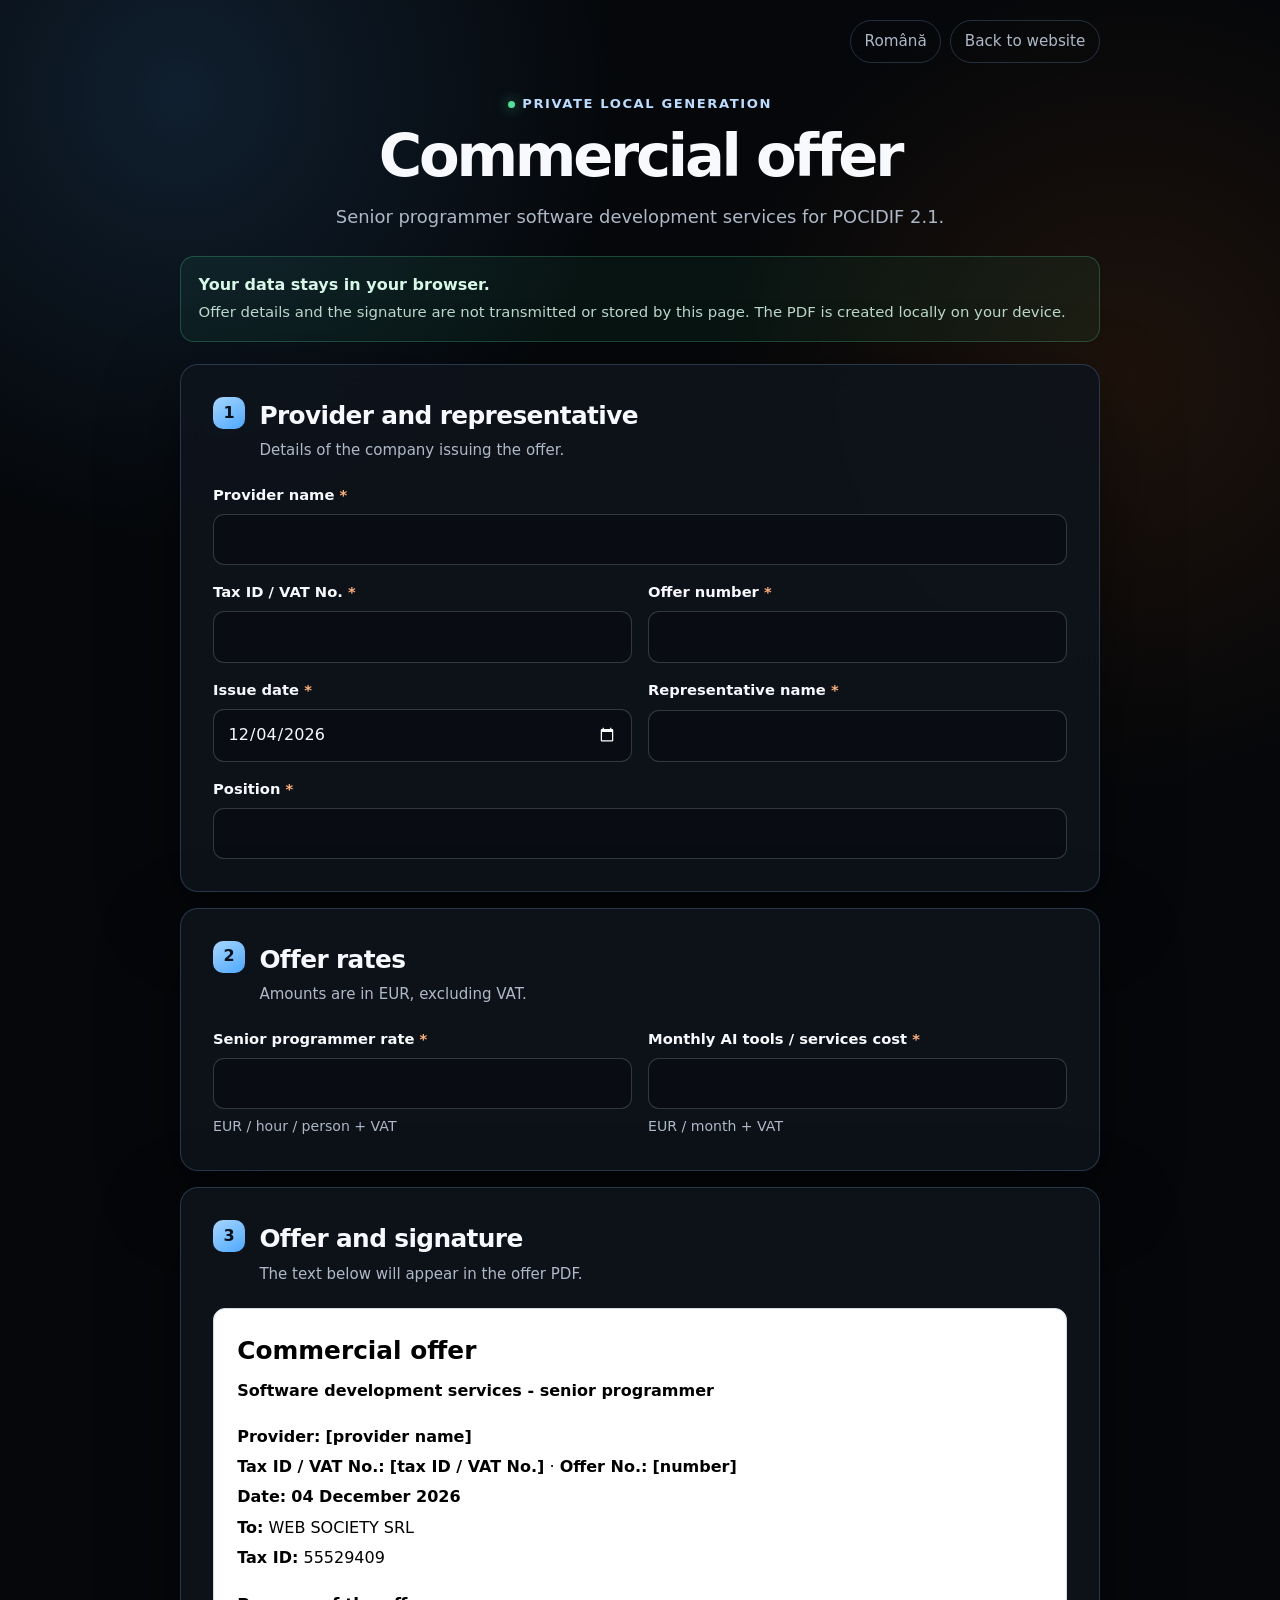
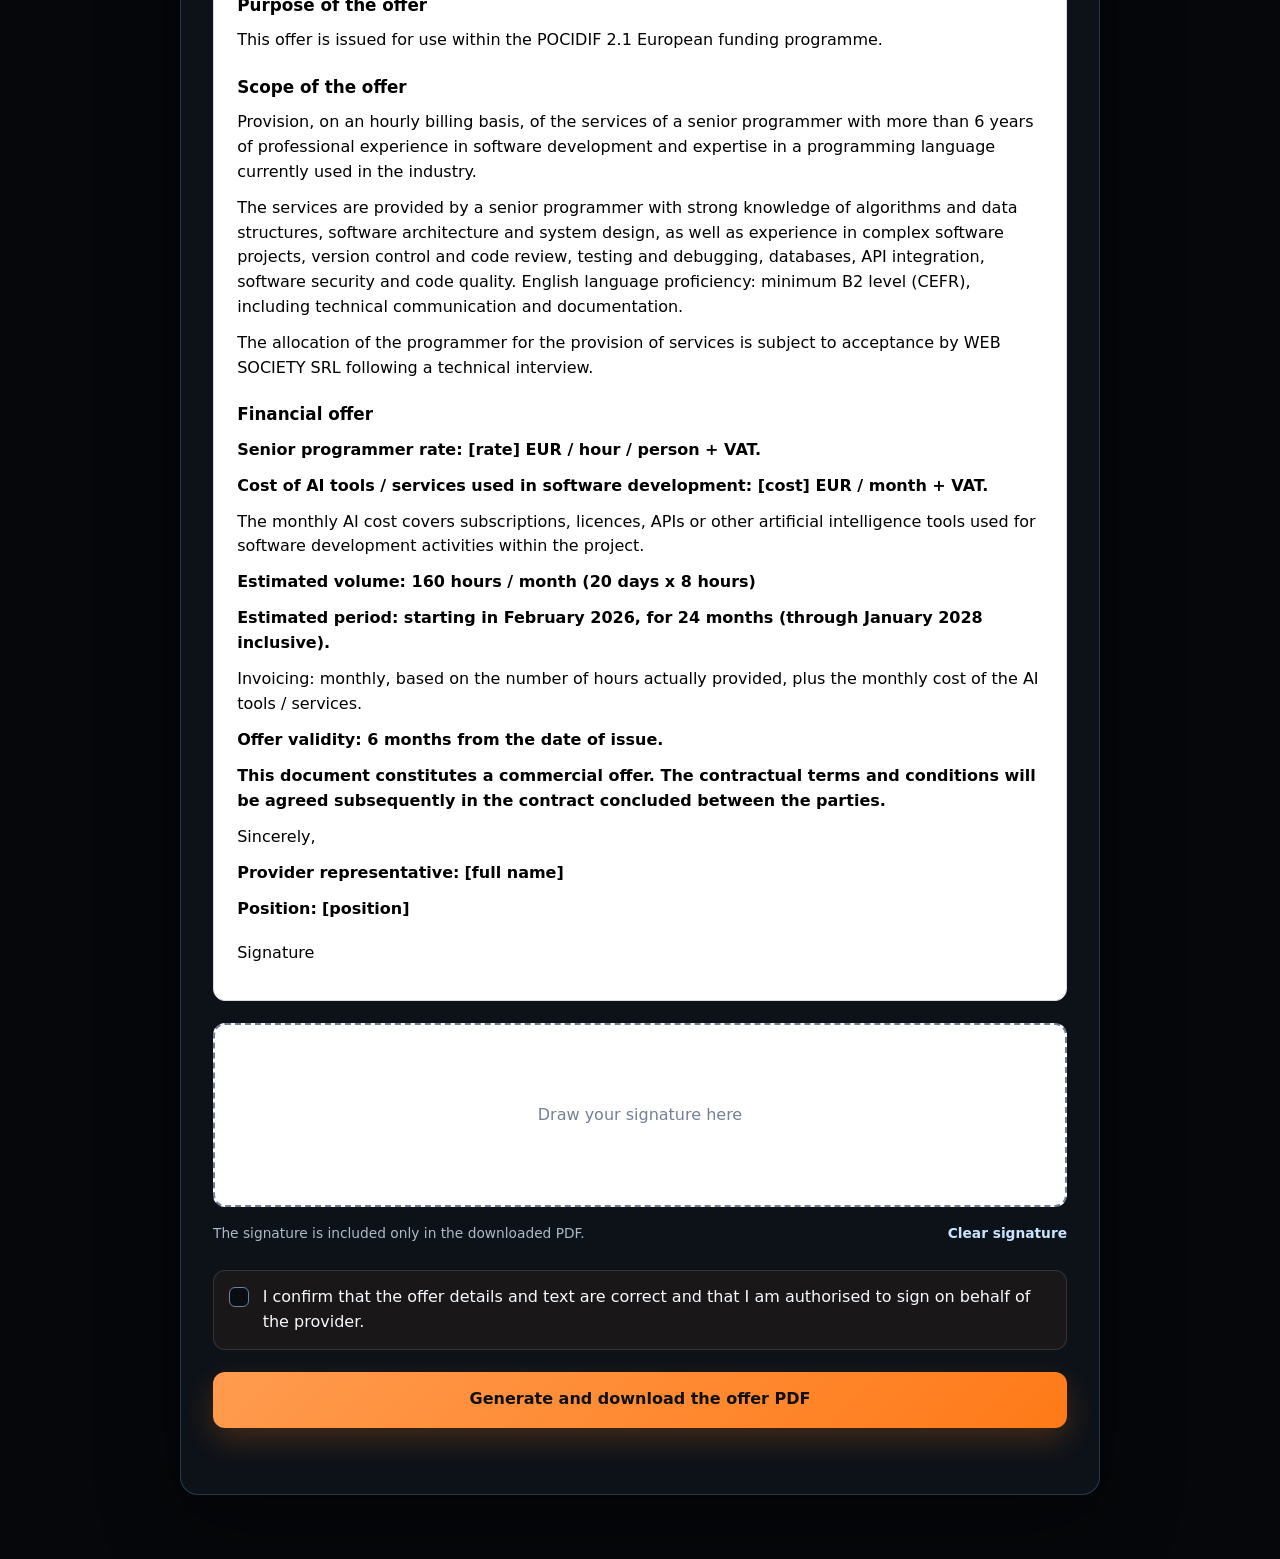
<file: senior-programmer-offer/index.html>
<!DOCTYPE html>
<html lang="en">
<head>
  <meta charset="UTF-8">
  <meta name="viewport" content="width=device-width, initial-scale=1">
  <title>Commercial offer</title>
  <meta name="description" content="Senior programmer software development services for POCIDIF 2.1.">
  <meta name="robots" content="noindex,nofollow">
  <link rel="canonical" href="https://webofobjects.com/senior-programmer-offer/">
  <link rel="stylesheet" href="/assets/commercial-offer.css">
  <script src="/assets/commercial-offer.js" defer></script>
</head>
<body>
  <header class="site-header"><nav class="header-actions" aria-label="Navigation">
    <a class="back-link" href="/oferta-programator-senior/" lang="ro">Română</a>
    <a class="back-link" href="/">Back to website</a>
  </nav></header>
  <main>
    <section class="intro" aria-labelledby="page-title">
      <div class="eyebrow">Private local generation</div>
      <h1 id="page-title">Commercial offer</h1>
      <p>Senior programmer software development services for POCIDIF 2.1.</p>
    </section>
    <aside class="privacy-note"><div><strong>Your data stays in your browser.</strong><span>Offer details and the signature are not transmitted or stored by this page. The PDF is created locally on your device.</span></div></aside>
    <form id="offer-form" novalidate>
      <section class="panel" aria-labelledby="provider-heading">
        <div class="panel-heading"><div class="step" aria-hidden="true">1</div><div><h2 id="provider-heading">Provider and representative</h2><p>Details of the company issuing the offer.</p></div></div>
        <div class="field-grid"><div class="field full"><label class="field-label" for="provider-name">Provider name <span class="required">*</span></label><input id="provider-name" name="provider-name" type="text" required maxlength="180" autocomplete="organization"></div>
<div class="field"><label class="field-label" for="provider-tax-id">Tax ID / VAT No. <span class="required">*</span></label><input id="provider-tax-id" name="provider-tax-id" type="text" required maxlength="50"></div>
<div class="field"><label class="field-label" for="offer-number">Offer number <span class="required">*</span></label><input id="offer-number" name="offer-number" type="text" required maxlength="60"></div>
<div class="field"><label class="field-label" for="offer-date">Issue date <span class="required">*</span></label><input id="offer-date" name="offer-date" type="date" required></div>
<div class="field"><label class="field-label" for="representative-name">Representative name <span class="required">*</span></label><input id="representative-name" name="representative-name" type="text" required maxlength="120" autocomplete="name"></div>
<div class="field full"><label class="field-label" for="representative-role">Position <span class="required">*</span></label><input id="representative-role" name="representative-role" type="text" required maxlength="120" autocomplete="organization-title"></div></div>
      </section>
      <section class="panel" aria-labelledby="financial-heading">
        <div class="panel-heading"><div class="step" aria-hidden="true">2</div><div><h2 id="financial-heading">Offer rates</h2><p>Amounts are in EUR, excluding VAT.</p></div></div>
        <div class="field-grid">
          <div class="field"><label class="field-label" for="hourly-rate">Senior programmer rate <span class="required">*</span></label><input id="hourly-rate" name="hourly-rate" type="text" required maxlength="12" inputmode="decimal" data-money="positive" aria-describedby="hourly-rate-hint"><p class="field-hint" id="hourly-rate-hint">EUR / hour / person + VAT</p></div>
          <div class="field"><label class="field-label" for="ai-cost">Monthly AI tools / services cost <span class="required">*</span></label><input id="ai-cost" name="ai-cost" type="text" required maxlength="12" inputmode="decimal" data-money="nonnegative" aria-describedby="ai-cost-hint"><p class="field-hint" id="ai-cost-hint">EUR / month + VAT</p></div>
        </div>
      </section>
      <section class="panel" aria-labelledby="signature-heading">
        <div class="panel-heading"><div class="step" aria-hidden="true">3</div><div><h2 id="signature-heading">Offer and signature</h2><p>The text below will appear in the offer PDF.</p></div></div>
        <article class="offer-preview" id="offer-preview" aria-label="Commercial offer">
          <h3 data-pdf="title">Commercial offer</h3>
<p data-pdf="subtitle">Software development services - senior programmer</p>
<p data-pdf="meta"><strong>Provider:</strong> <span class="preview-value" data-field="provider-name" data-placeholder="[provider name]">[provider name]</span></p>
<p data-pdf="meta"><strong>Tax ID / VAT No.:</strong> <span class="preview-value" data-field="provider-tax-id" data-placeholder="[tax ID / VAT No.]">[tax ID / VAT No.]</span> · <strong>Offer No.:</strong> <span class="preview-value" data-field="offer-number" data-placeholder="[number]">[number]</span></p>
<p data-pdf="meta"><strong>Date:</strong> <span class="preview-value" data-field="offer-date" data-placeholder="[date]">[date]</span></p>
<p data-pdf="meta"><strong>To:</strong> WEB SOCIETY SRL</p>
<p data-pdf="meta"><strong>Tax ID:</strong> 55529409</p>
<h4 data-pdf="heading">Purpose of the offer</h4>
<p data-pdf="body">This offer is issued for use within the POCIDIF 2.1 European funding programme.</p>
<h4 data-pdf="heading">Scope of the offer</h4>
<p data-pdf="body">Provision, on an hourly billing basis, of the services of a senior programmer with more than 6 years of professional experience in software development and expertise in a programming language currently used in the industry.</p>
<p data-pdf="body">The services are provided by a senior programmer with strong knowledge of algorithms and data structures, software architecture and system design, as well as experience in complex software projects, version control and code review, testing and debugging, databases, API integration, software security and code quality. English language proficiency: minimum B2 level (CEFR), including technical communication and documentation.</p>
<p data-pdf="body">The allocation of the programmer for the provision of services is subject to acceptance by WEB SOCIETY SRL following a technical interview.</p>
<h4 data-pdf="heading">Financial offer</h4>
<p data-pdf="emphasis">Senior programmer rate: <span class="preview-value" data-field="hourly-rate" data-placeholder="[rate]">[rate]</span> EUR / hour / person + VAT.</p>
<p data-pdf="emphasis">Cost of AI tools / services used in software development: <span class="preview-value" data-field="ai-cost" data-placeholder="[cost]">[cost]</span> EUR / month + VAT.</p>
<p data-pdf="body">The monthly AI cost covers subscriptions, licences, APIs or other artificial intelligence tools used for software development activities within the project.</p>
<p data-pdf="emphasis">Estimated volume: 160 hours / month (20 days x 8 hours)</p>
<p data-pdf="emphasis">Estimated period: starting in February 2026, for 24 months (through January 2028 inclusive).</p>
<p data-pdf="body">Invoicing: monthly, based on the number of hours actually provided, plus the monthly cost of the AI tools / services.</p>
<p data-pdf="emphasis">Offer validity: 6 months from the date of issue.</p>
<p data-pdf="emphasis">This document constitutes a commercial offer. The contractual terms and conditions will be agreed subsequently in the contract concluded between the parties.</p>
<p data-pdf="closing">Sincerely,</p>
<p data-pdf="signatory"><strong>Provider representative:</strong> <span class="preview-value" data-field="representative-name" data-placeholder="[full name]">[full name]</span></p>
<p data-pdf="signatory"><strong>Position:</strong> <span class="preview-value" data-field="representative-role" data-placeholder="[position]">[position]</span></p>
<p data-pdf="signature">Signature</p>
        </article>
        <div class="signature-wrap" id="signature-wrap">
          <canvas id="signature-pad" width="1200" height="360" tabindex="0" role="img" aria-label="Area for the provider representative’s signature"></canvas>
          <div class="signature-placeholder">Draw your signature here</div>
        </div>
        <div class="signature-actions"><span>The signature is included only in the downloaded PDF.</span><button class="text-button" type="button" id="clear-signature">Clear signature</button></div>
        <div class="agreement"><label class="choice"><input id="agreement" type="checkbox" required><span>I confirm that the offer details and text are correct and that I am authorised to sign on behalf of the provider.</span></label></div>
        <div class="form-actions"><button class="primary-button" id="generate-pdf" type="submit" disabled>Generate and download the offer PDF</button><p class="status" id="form-status" role="status" aria-live="polite"></p></div>
        <div class="next-step" id="next-step" hidden><strong>The offer PDF has been generated.</strong><p>The downloaded file can be sent to WEB SOCIETY SRL.</p></div>
      </section>
    </form>
    <noscript><div class="panel">Enable JavaScript to complete the form and generate the offer PDF locally.</div></noscript>
  </main>
  <script id="offer-config" type="application/json">{"locale": "en-GB", "pdfTitle": "Commercial offer", "filenamePrefix": "Senior-programmer-offer", "pageLabel": "Page", "generate": "Generate and download the offer PDF", "generating": "Generating PDF…", "creating": "The offer PDF is being created locally.", "success": "The offer has been generated and downloaded.", "error": "The PDF could not be generated. Please try again.", "required": "Complete all required fields and the final confirmation.", "blank": "Enter a value.", "positiveAmount": "Enter a rate greater than zero, with up to two decimal places.", "nonnegativeAmount": "Enter a cost of zero or more, with up to two decimal places.", "missingSignature": "Add the provider representative’s signature.", "cleared": "The signature has been cleared."}</script>
</body>
</html>
</file>
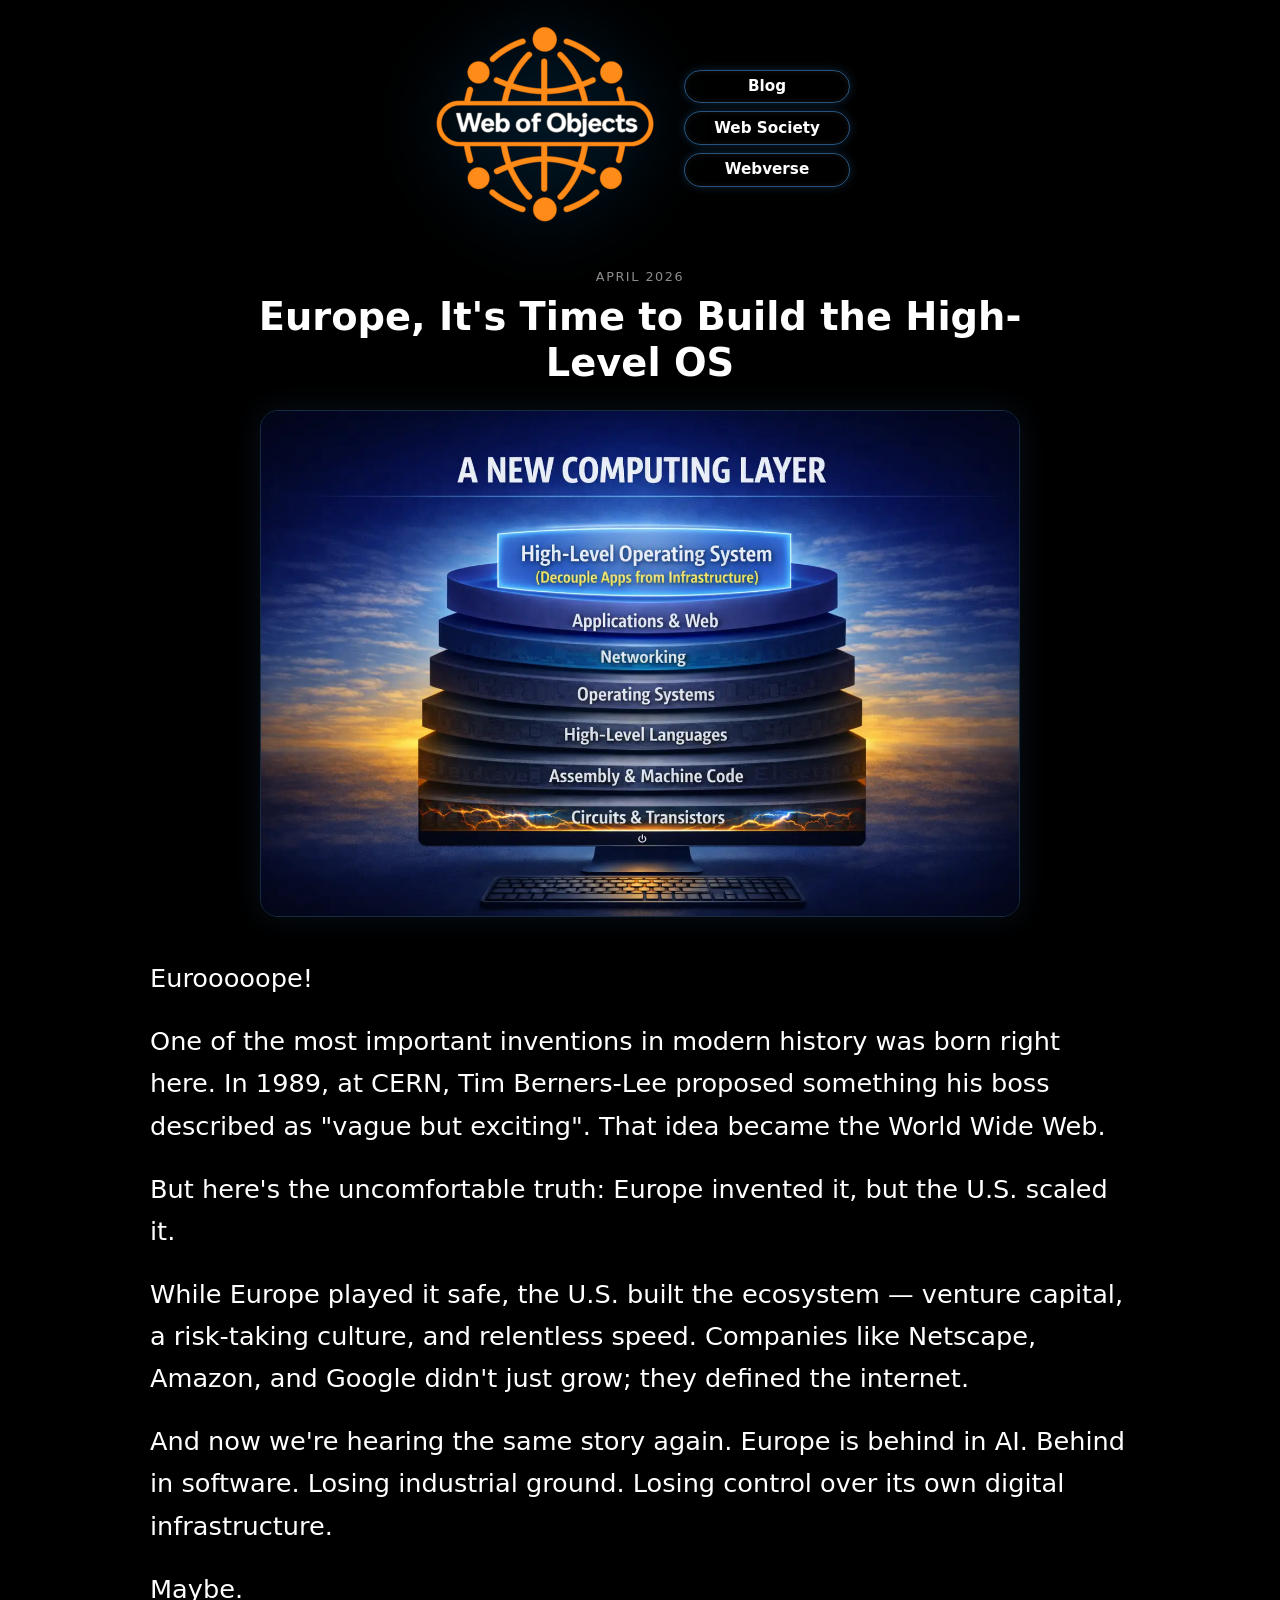
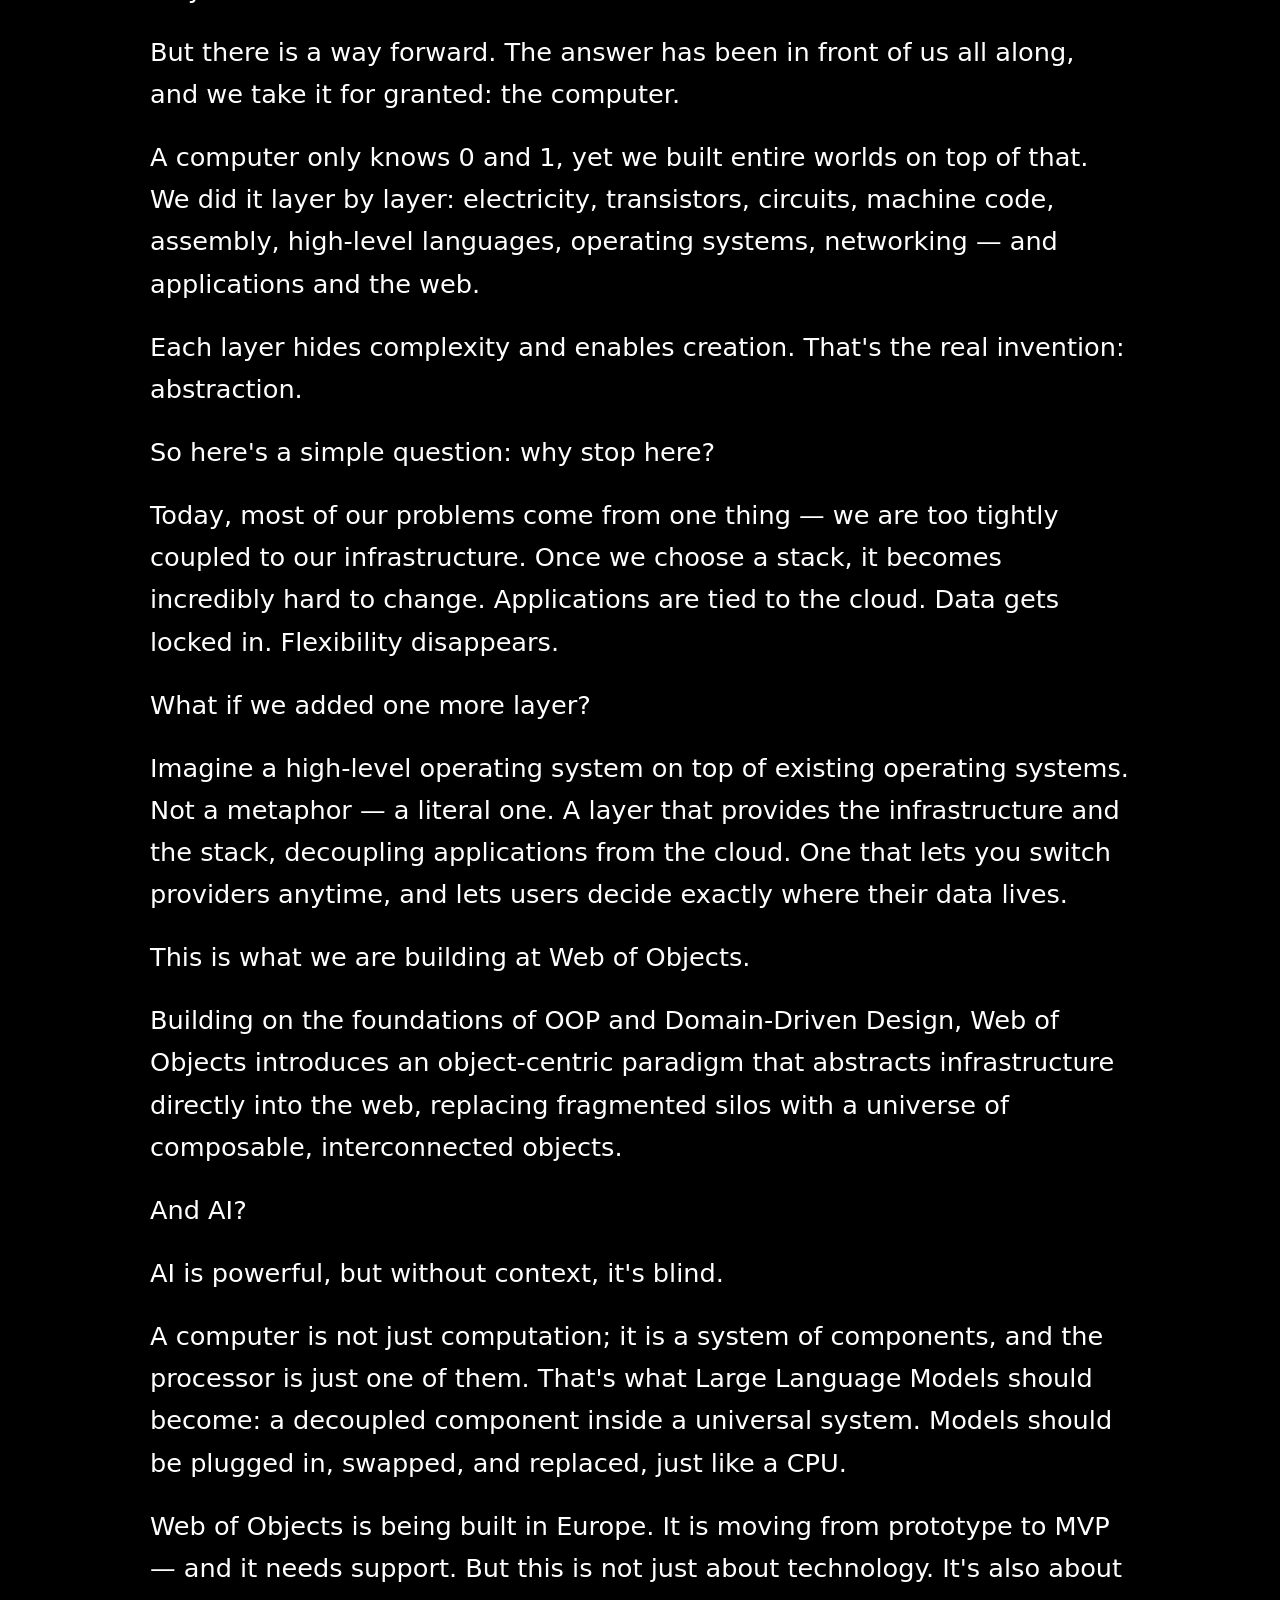
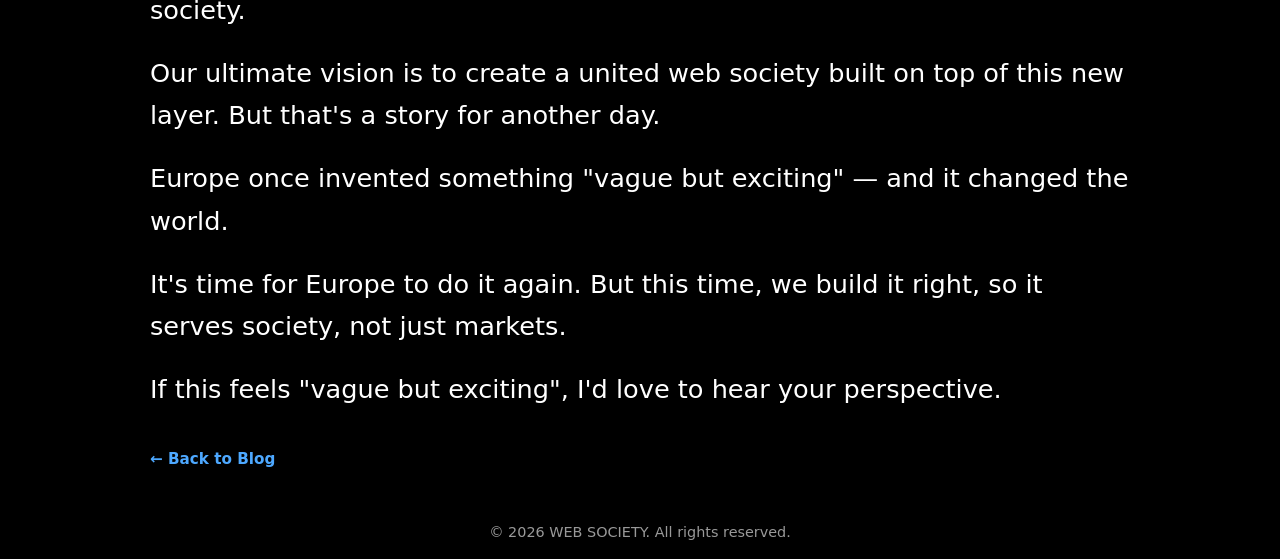
<file: blog/europes-time-to-build-the-high-level-os/index.html>
<!DOCTYPE html>
<html lang="en">
<head>
  <meta charset="UTF-8" />
  <meta name="viewport" content="width=device-width, initial-scale=1" />
  <title>Europe, It's Time to Build the High-Level OS — Web of Objects Blog</title>

  <link rel="icon" href="/favicon.ico">
  <link rel="apple-touch-icon" href="/apple-touch-icon.png">

  <meta name="robots" content="index,follow">
  <meta property="og:site_name" content="Web of Objects">
  <meta property="og:locale" content="en_US">
  <meta property="og:image" content="https://webofobjects.com/blog/high-level-os.webp">
  <meta property="og:image:width" content="1400">
  <meta property="og:image:height" content="933">

  <meta name="title" content="Europe, It's Time to Build the High-Level OS — Web of Objects Blog">
  <meta name="description" content="Europe invented the web. Now it's time to build the next layer: a high-level operating system that decouples applications from infrastructure.">

  <link rel="canonical" href="https://webofobjects.com/blog/europes-time-to-build-the-high-level-os">
  <meta property="og:type" content="article">
  <meta property="og:url" content="https://webofobjects.com/blog/europes-time-to-build-the-high-level-os">
  <meta property="og:title" content="Europe, It's Time to Build the High-Level OS">
  <meta property="og:description" content="Europe invented the web. Now it's time to build the next layer: a high-level operating system that decouples applications from infrastructure.">
  <meta property="twitter:card" content="summary_large_image">
  <meta property="twitter:url" content="https://webofobjects.com/blog/europes-time-to-build-the-high-level-os">
  <meta property="twitter:title" content="Europe, It's Time to Build the High-Level OS">
  <meta property="twitter:description" content="Europe invented the web. Now it's time to build the next layer: a high-level operating system that decouples applications from infrastructure.">
  <meta name="keywords" content="Web of Objects, Europe, high-level operating system, web OS, infrastructure abstraction, AI, web society, CERN, Tim Berners-Lee, computing layers, abstraction, data sovereignty">
  <meta name="twitter:image" content="https://webofobjects.com/blog/high-level-os.webp">
  <meta property="article:published_time" content="2026-04-01T00:00:00+00:00">
  <meta property="article:author" content="Web of Objects">

  <script type="application/ld+json">
  {
    "@context": "https://schema.org",
    "@type": "BlogPosting",
    "headline": "Europe, It's Time to Build the High-Level OS",
    "description": "Europe invented the web. Now it's time to build the next layer: a high-level operating system that decouples applications from infrastructure.",
    "image": "https://webofobjects.com/blog/high-level-os.webp",
    "datePublished": "2026-04-01",
    "author": {
      "@type": "Organization",
      "name": "Web of Objects",
      "url": "https://webofobjects.com"
    },
    "publisher": {
      "@type": "Organization",
      "name": "Web of Objects",
      "logo": {
        "@type": "ImageObject",
        "url": "https://webofobjects.com/logo.png"
      }
    },
    "mainEntityOfPage": {
      "@type": "WebPage",
      "@id": "https://webofobjects.com/blog/europes-time-to-build-the-high-level-os"
    }
  }
  </script>

  <style>
    :root {
      --bg: #000000;
      --text: #ffffff;
    }

    * { margin: 0; padding: 0; box-sizing: border-box; }
    html { scroll-behavior: smooth; }

    body {
      background: var(--bg);
      color: var(--text);
      min-height: 100vh;
      display: flex;
      flex-direction: column;
      font-family: system-ui, sans-serif;
      padding: 1.2rem;
      overflow-x: hidden;
      overflow-wrap: anywhere;
      word-break: break-word;
    }

    /* ---------- HEADER ---------- */
    .site-header {
      display: flex;
      flex-direction: column;
      justify-content: center;
      align-items: center;
      gap: 0.45rem;
      width: 100%;
      margin-top: -0.5rem;
      margin-bottom: 1.5rem;
    }

    .logo-top {
      display: flex;
      justify-content: center;
      align-items: center;
      margin-bottom: -0.2rem;
    }

    .logo-top img {
      width: min(230px, 55vw);
      height: auto;
      filter: drop-shadow(0 0 35px rgba(0, 153, 255, 0.35));
    }

    .main-nav {
      display: flex;
      flex-direction: column;
      align-items: center;
      gap: 0.5rem;
      margin: 0;
    }

    .main-nav a {
      color: var(--text);
      text-decoration: none;
      font-weight: 600;
      font-size: 0.95rem;
      padding: 0.4rem 0;
      text-align: center;
      width: min(230px, 55vw);
      border-radius: 999px;
      border: 1px solid rgba(77, 168, 255, 0.5);
      background: transparent;
      box-shadow:
        0 0 10px rgba(77, 168, 255, 0.22),
        inset 0 0 6px rgba(255, 255, 255, 0.08);
      transition: transform 0.15s ease, background 0.15s ease, box-shadow 0.15s ease;
      white-space: normal;
      line-height: 1.25;
    }

    .main-nav a:hover {
      transform: translateY(-1px);
      background: transparent;
      box-shadow:
        0 0 18px rgba(77, 168, 255, 0.4),
        inset 0 0 8px rgba(255, 255, 255, 0.12);
    }

    @media (min-width: 701px) {
      .site-header {
        flex-direction: row;
        align-items: center;
        gap: 1.5rem;
      }

      .logo-top {
        margin-bottom: 0;
      }

      .main-nav {
        align-items: stretch;
      }

      .main-nav a {
        width: clamp(150px, 13vw, 190px);
      }
    }

    @media (max-width: 700px) {
      body { padding: 1rem; }
      .article {
        padding-top: 0.75rem;
      }
    }

    @media (hover: none) {
      .main-nav a:hover { transform: none; }
    }

    /* ---------- ARTICLE ---------- */
    .article {
      max-width: 980px;
      width: 100%;
      margin: 0 auto;
      flex: 1;
    }

    .article-header {
      max-width: 820px;
      margin: 0 auto 1.5rem auto;
      text-align: center;
    }

    .article-meta {
      font-size: 0.8rem;
      text-transform: uppercase;
      letter-spacing: 0.12em;
      opacity: 0.55;
      margin-bottom: 0.6rem;
    }

    .article-header h1 {
      font-size: clamp(1.6rem, 4vw, 2.4rem);
      font-weight: 700;
      line-height: 1.2;
      margin-bottom: 0;
    }

    .article-hero {
      max-width: 760px;
      width: 100%;
      height: auto;
      display: block;
      margin: 0 auto 2.5rem auto;
      border-radius: 18px;
      border: 1px solid rgba(77,168,255,0.26);
      box-shadow: 0 0 30px rgba(77,168,255,0.10), 0 10px 30px rgba(0,0,0,0.45);
    }

    .article-body {
      font-size: clamp(1.05rem, 3.4vw, 1.6rem);
      line-height: 1.65;
      text-align: left;
    }

    .article-body p {
      margin-bottom: 1.3rem;
    }

    .article-body p:last-child {
      margin-bottom: 0;
    }

    /* ---------- BACK LINK ---------- */
    .back-link {
      display: inline-block;
      margin-top: 2.5rem;
      margin-bottom: 2rem;
      font-weight: 600;
      font-size: 0.95rem;
      color: #4da8ff;
      text-decoration: none;
    }

    .back-link:hover { text-decoration: underline; }

    /* ---------- FOOTER ---------- */
    footer {
      margin-top: auto;
      padding-top: 1.5rem;
      opacity: 0.6;
      font-size: 0.9rem;
      text-align: center;
    }
  </style>
</head>

<body>

  <header class="site-header">
    <div class="logo-top">
      <a href="/">
        <img src="/logo.png" alt="Web of Objects" />
      </a>
    </div>
    <nav class="main-nav">
      <a href="/blog">Blog</a>
      <a href="https://websociety.one">Web Society</a>
	  <a href="https://webverse.space">Webverse</a>
    </nav>
  </header>

  <article class="article">
    <div class="article-header">
      <div class="article-meta">April 2026</div>
      <h1>Europe, It's Time to Build the High-Level OS</h1>
    </div>

    <img
      class="article-hero"
      src="/blog/high-level-os.webp"
      alt="Diagram of the high-level operating system concept"
      width="1400"
      height="933"
      loading="eager"
      decoding="async"
    />

    <div class="article-body">
      <p>Eurooooope!</p>

      <p>One of the most important inventions in modern history was born right here. In 1989, at CERN, Tim Berners-Lee proposed something his boss described as "vague but exciting". That idea became the World Wide Web.</p>

      <p>But here's the uncomfortable truth: Europe invented it, but the U.S. scaled it.</p>

      <p>While Europe played it safe, the U.S. built the ecosystem — venture capital, a risk-taking culture, and relentless speed. Companies like Netscape, Amazon, and Google didn't just grow; they defined the internet.</p>

      <p>And now we're hearing the same story again. Europe is behind in AI. Behind in software. Losing industrial ground. Losing control over its own digital infrastructure.</p>

      <p>Maybe.</p>

      <p>But there is a way forward. The answer has been in front of us all along, and we take it for granted: the computer.</p>

      <p>A computer only knows 0 and 1, yet we built entire worlds on top of that. We did it layer by layer: electricity, transistors, circuits, machine code, assembly, high-level languages, operating systems, networking — and applications and the web.</p>

      <p>Each layer hides complexity and enables creation. That's the real invention: abstraction.</p>

      <p>So here's a simple question: why stop here?</p>

      <p>Today, most of our problems come from one thing — we are too tightly coupled to our infrastructure. Once we choose a stack, it becomes incredibly hard to change. Applications are tied to the cloud. Data gets locked in. Flexibility disappears.</p>

      <p>What if we added one more layer?</p>

      <p>Imagine a high-level operating system on top of existing operating systems. Not a metaphor — a literal one. A layer that provides the infrastructure and the stack, decoupling applications from the cloud. One that lets you switch providers anytime, and lets users decide exactly where their data lives.</p>

      <p>This is what we are building at Web of Objects.</p>

      <p>Building on the foundations of OOP and Domain-Driven Design, Web of Objects introduces an object-centric paradigm that abstracts infrastructure directly into the web, replacing fragmented silos with a universe of composable, interconnected objects.</p>

      <p>And AI?</p>

      <p>AI is powerful, but without context, it's blind.</p>

      <p>A computer is not just computation; it is a system of components, and the processor is just one of them. That's what Large Language Models should become: a decoupled component inside a universal system. Models should be plugged in, swapped, and replaced, just like a CPU.</p>

      <p>Web of Objects is being built in Europe. It is moving from prototype to MVP — and it needs support. But this is not just about technology. It's also about society.</p>

      <p>Our ultimate vision is to create a united web society built on top of this new layer. But that's a story for another day.</p>

      <p>Europe once invented something "vague but exciting" — and it changed the world.</p>

      <p>It's time for Europe to do it again. But this time, we build it right, so it serves society, not just markets.</p>

      <p>If this feels "vague but exciting", I'd love to hear your perspective.</p>
    </div>

    <a class="back-link" href="/blog">&larr; Back to Blog</a>
  </article>

  <footer>
    &copy; 2026 WEB SOCIETY. All rights reserved.
  </footer>

</body>
</html>
</file>
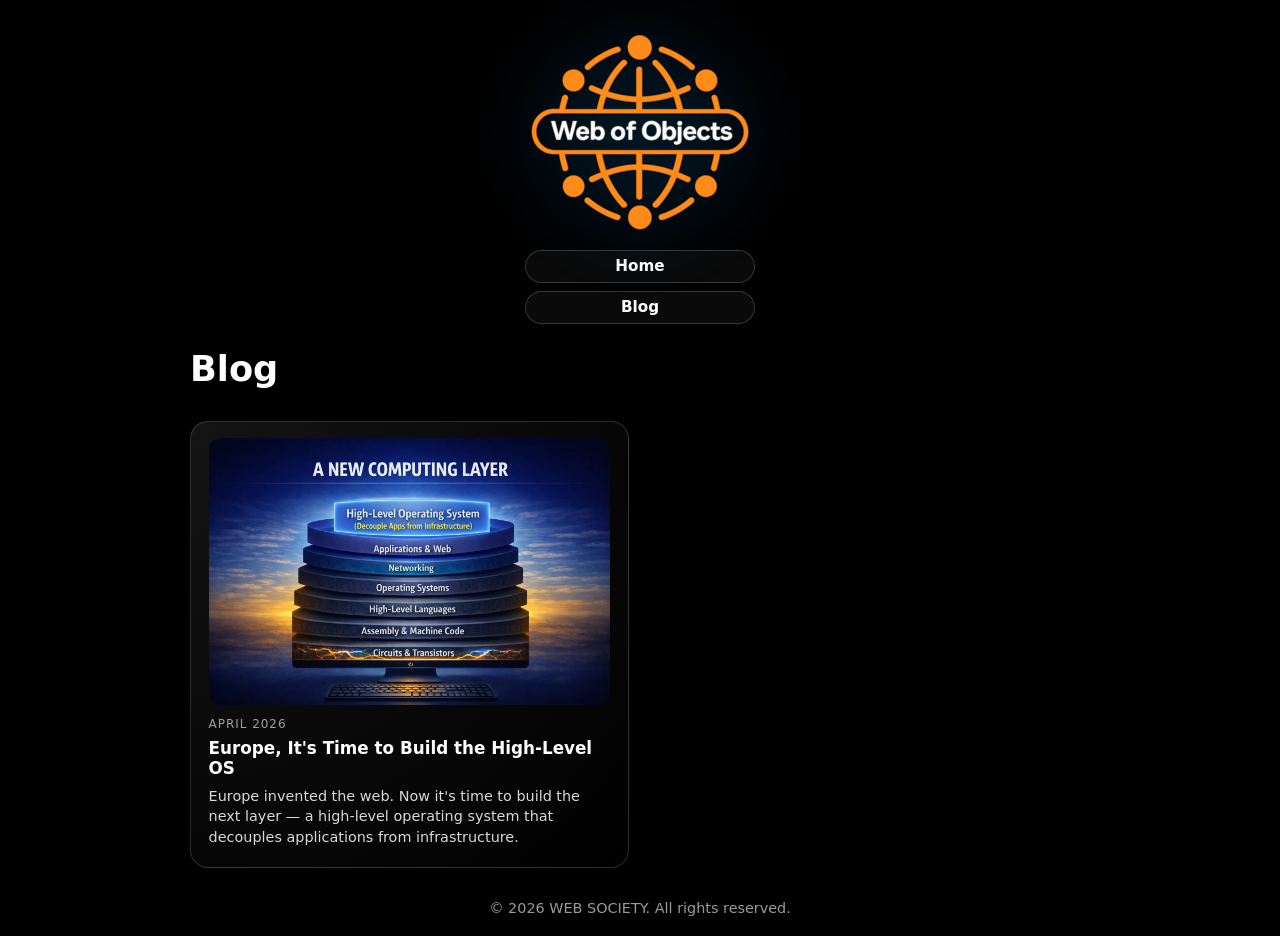
<file: blog.html>
<!DOCTYPE html>
<html lang="en">
<head>
  <meta charset="UTF-8" />
  <meta name="viewport" content="width=device-width, initial-scale=1" />
  <title>Blog — Web of Objects</title>

  <link rel="icon" href="/favicon.ico">
  <link rel="apple-touch-icon" href="/apple-touch-icon.png">

  <meta name="robots" content="index,follow">
  <meta property="og:site_name" content="Web of Objects">
  <meta property="og:locale" content="en_US">
  <meta property="og:image" content="https://webofobjects.com/preview.png">
  <meta property="og:image:width" content="1200">
  <meta property="og:image:height" content="630">

  <meta name="title" content="Blog — Web of Objects">
  <meta name="description" content="Essays and updates on building a high-level operating system for the web — infrastructure abstraction, agentic AI, data sovereignty, and the future of computing.">
  <meta name="keywords" content="Web of Objects blog, high-level operating system, web OS, infrastructure abstraction, agentic AI, data sovereignty, web society, Europe tech">

  <link rel="canonical" href="https://webofobjects.com/blog.html">
  <meta property="og:type" content="website">
  <meta property="og:url" content="https://webofobjects.com/blog.html">
  <meta property="og:title" content="Blog — Web of Objects">
  <meta property="og:description" content="Essays and updates on building a high-level operating system for the web — infrastructure abstraction, agentic AI, data sovereignty, and the future of computing.">
  <meta property="twitter:card" content="summary_large_image">
  <meta property="twitter:url" content="https://webofobjects.com/blog.html">
  <meta property="twitter:title" content="Blog — Web of Objects">
  <meta property="twitter:description" content="Essays and updates on building a high-level operating system for the web — infrastructure abstraction, agentic AI, data sovereignty, and the future of computing.">
  <meta name="twitter:image" content="https://webofobjects.com/preview.png">

  <style>
    :root {
      --bg: #000000;
      --text: #ffffff;
    }

    * { margin: 0; padding: 0; box-sizing: border-box; }
    html { scroll-behavior: smooth; }

    body {
      background: var(--bg);
      color: var(--text);
      min-height: 100vh;
      display: flex;
      flex-direction: column;
      font-family: system-ui, sans-serif;
      padding: 1.2rem;
      overflow-x: hidden;
    }

    /* ---------- HEADER ---------- */
    .logo-top {
      display: flex;
      justify-content: center;
      margin-bottom: -0.2rem;
    }

    .logo-top img {
      width: min(230px, 55vw);
      height: auto;
      filter: drop-shadow(0 0 35px rgba(0, 153, 255, 0.35));
    }

    .main-nav {
      display: flex;
      flex-direction: column;
      align-items: center;
      gap: 0.5rem;
      margin-bottom: 1.5rem;
    }

    .main-nav a {
      color: var(--text);
      text-decoration: none;
      font-weight: 600;
      font-size: 0.95rem;
      padding: 0.4rem 0;
      text-align: center;
      width: min(230px, 55vw);
      border-radius: 999px;
      border: 1px solid rgba(255,255,255,0.18);
      background: rgba(255,255,255,0.04);
      transition: 0.15s;
    }

    .main-nav a:hover {
      background: rgba(255,255,255,0.12);
    }

    /* ---------- BLOG INDEX ---------- */
    .blog-index {
      max-width: 900px;
      width: 100%;
      margin: 0 auto;
      flex: 1;
    }

    .blog-index h1 {
      font-size: clamp(1.6rem, 3vw, 2.2rem);
      font-weight: 700;
      margin-bottom: 2rem;
    }

    .blog-grid {
      display: grid;
      grid-template-columns: repeat(2, minmax(0, 1fr));
      gap: 1.4rem;
    }

    @media (max-width: 640px) {
      .blog-grid { grid-template-columns: 1fr; }
    }

    .blog-card {
      border-radius: 18px;
      border: 1px solid rgba(255,255,255,0.16);
      background: radial-gradient(circle at top left, rgba(255,255,255,0.08), rgba(0,0,0,0.9));
      padding: 1rem 1.1rem 1.2rem;
      display: flex;
      flex-direction: column;
      gap: 0.45rem;
      text-decoration: none;
      color: var(--text);
      transition: 0.15s;
    }

    .blog-card:hover {
      background: radial-gradient(circle at top left, rgba(255,255,255,0.12), rgba(0,0,0,0.9));
      border-color: rgba(255,255,255,0.28);
    }

    .blog-card-img {
      width: 100%;
      height: auto;
      border-radius: 12px;
      margin-bottom: 0.3rem;
    }

    .blog-meta {
      font-size: 0.75rem;
      text-transform: uppercase;
      letter-spacing: 0.08em;
      opacity: 0.6;
    }

    .blog-card-title {
      font-size: 1.05rem;
      font-weight: 700;
    }

    .blog-card-excerpt {
      font-size: 0.9rem;
      opacity: 0.85;
      line-height: 1.45;
    }

    /* ---------- FOOTER ---------- */
    footer {
      margin-top: auto;
      padding-top: 2rem;
      opacity: 0.6;
      font-size: 0.9rem;
      text-align: center;
    }
  </style>
</head>

<body>

  <div class="logo-top">
    <a href="/">
      <img src="/logo.png" alt="Web of Objects Home" />
    </a>
  </div>
  <nav class="main-nav">
    <a href="/">Home</a>
    <a href="/blog.html">Blog</a>
  </nav>

  <main class="blog-index">
    <h1>Blog</h1>

    <div class="blog-grid">
      <a href="/blog/europes-time-to-build-the-high-level-os.html" class="blog-card">
        <img class="blog-card-img" src="/blog/high-level-os.webp" alt="High-level OS diagram" loading="lazy" decoding="async" />
        <span class="blog-meta">April 2026</span>
        <span class="blog-card-title">Europe, It's Time to Build the High-Level OS</span>
        <span class="blog-card-excerpt">Europe invented the web. Now it's time to build the next layer — a high-level operating system that decouples applications from infrastructure.</span>
      </a>
    </div>
  </main>

  <footer>
    &copy; 2026 WEB SOCIETY. All rights reserved.
  </footer>

</body>
</html>
</file>
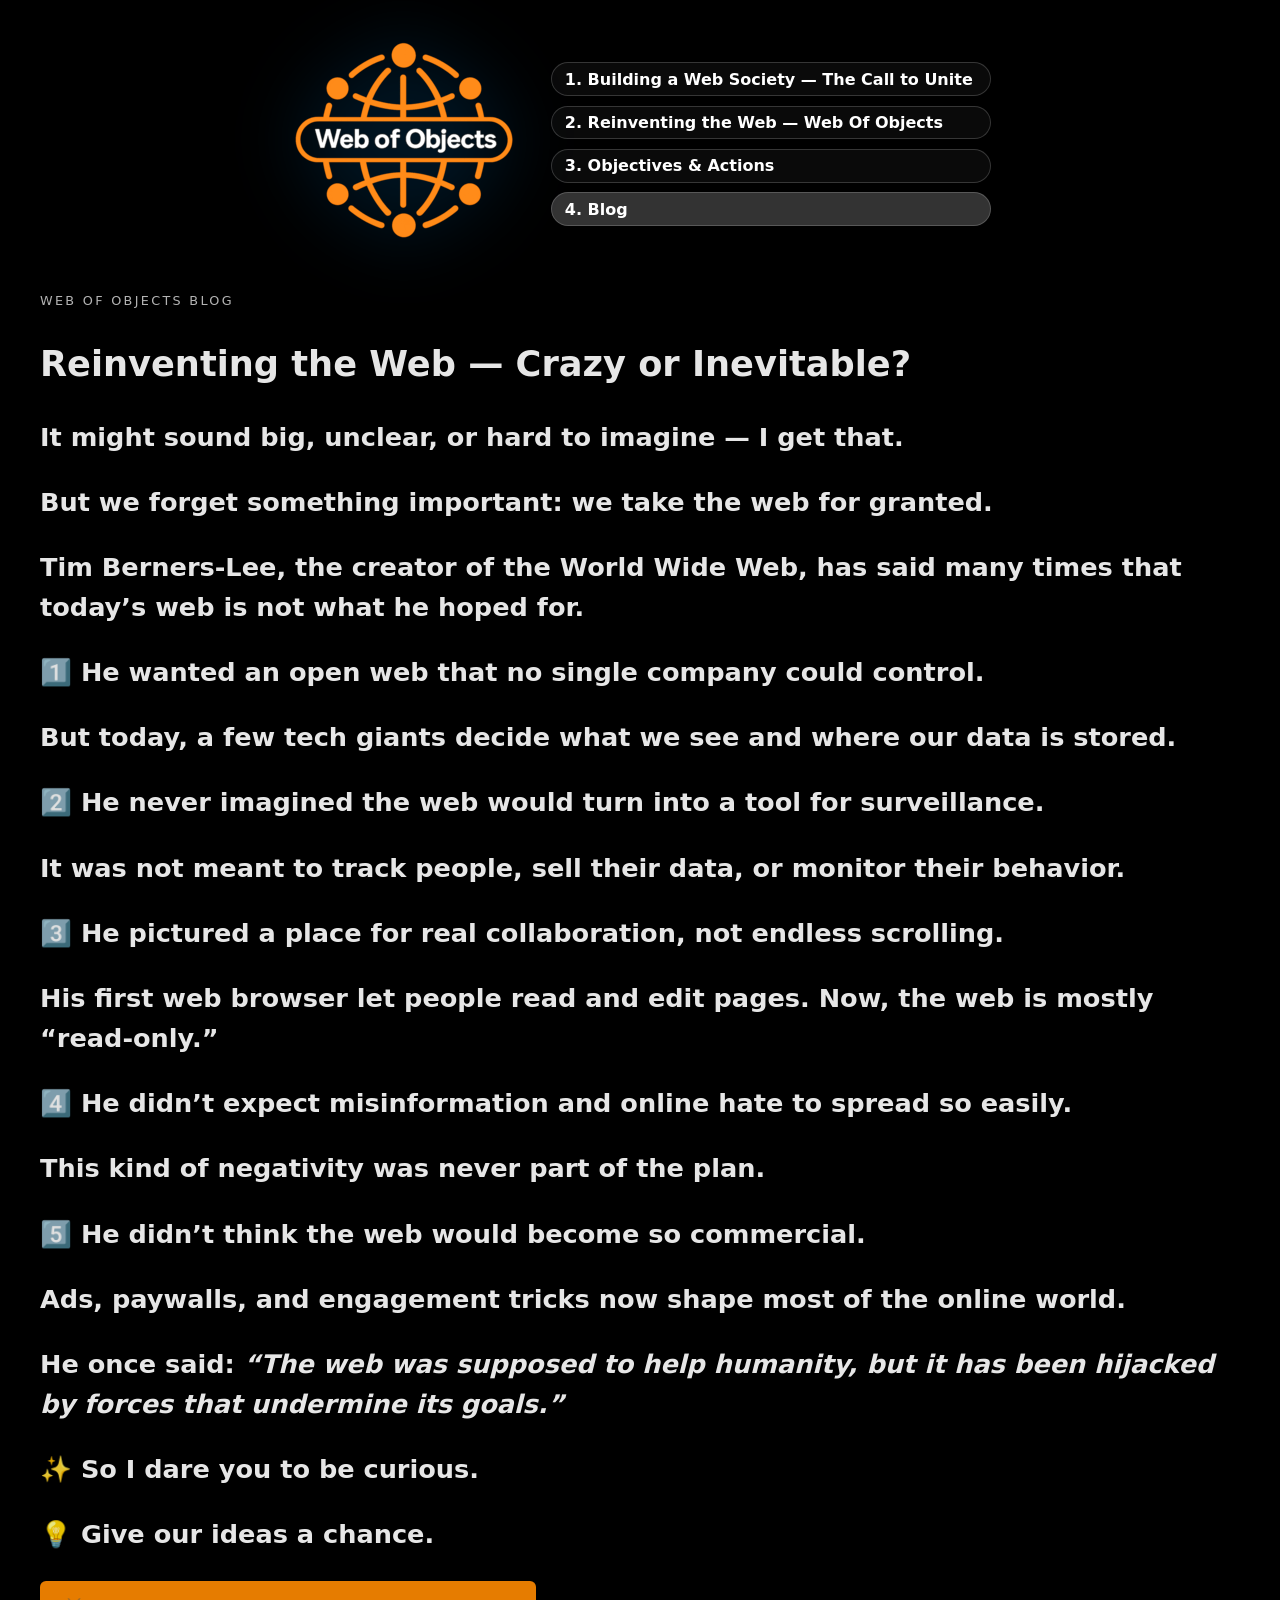
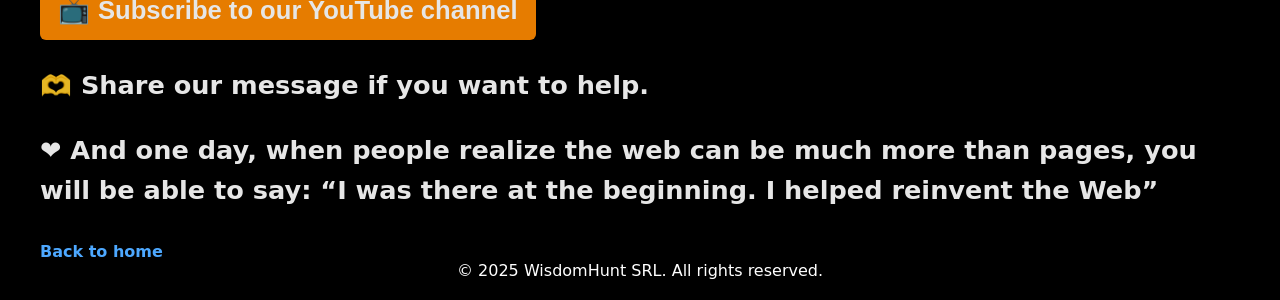
<file: web-os-web-society-mission.html>
<!DOCTYPE html>
<html lang="en">
<head> 
  <meta charset="UTF-8" />
  <meta name="viewport" content="width=device-width, initial-scale=1" />
  
  <title>A Web OS and a Web Society: Crazy or Inevitable? — Web Of Objects Blog</title>
  <meta name="description" content="Why my mission is to invent a Web Operating System and a Web Society — and why the web needs reinvention.">
  <link rel="canonical" href="/blog-post-web-society-mission.html">

  <link rel="icon" href="/favicon.ico">
  <link rel="apple-touch-icon" href="/apple-touch-icon.png">

  <meta property="og:title" content="Inventing a Web Operating System & a Web Society" />
  <meta property="og:description" content="Why this mission matters — and why the web must be reinvented." />
  <meta property="og:image" content="/preview.png" />
  <meta property="og:type" content="article" />

  <style>
    body {
      background:#000; color:#fff;
      font-family:system-ui,sans-serif;
      margin:0; padding:1.2rem;
      display:flex; flex-direction:column;
      text-align:center;
    }

    .logo-top {
      display:flex; justify-content:center; align-items:center;
      gap:2rem; margin-top:0.5rem;
    }

    .logo-top img {
      width:min(230px,55vw); height:auto;
      filter:drop-shadow(0 0 35px rgba(0,153,255,0.35));
    }

    .main-nav {
      display:flex; flex-direction:column; gap:0.6rem;
      width:100%; max-width:440px; text-align:left;
    }

    .main-nav a {
      color:white; text-decoration:none; font-weight:600;
      padding:0.4rem 0.8rem;
      border-radius:999px;
      border:1px solid rgba(255,255,255,0.18);
      background:rgba(255,255,255,0.04);
      transition:0.15s;
    }
    .main-nav a:hover { transform:translateX(4px); background:rgba(255,255,255,0.12); }
    .main-nav a.active { background:rgba(255,255,255,0.2); }

    .blog-wrap {
      max-width:1200px; margin:2rem auto 0 auto; text-align:left;
    }

    .blog-kicker {
      font-size:0.8rem; text-transform:uppercase; opacity:0.7;
      letter-spacing:0.18em; margin-bottom:0.5rem;
    }

    .blog-title {
      font-size:clamp(1.7rem,3vw,2.2rem);
      font-weight:700; margin-bottom:0.6rem;
    }

    .blog-meta {
      font-size:0.85rem; opacity:0.75; margin-bottom:1.8rem;
    }

    .blog-body {
      font-size:1rem; line-height:1.65; opacity:0.95;
    }
    .blog-body p + p { margin-top:1rem; }
    .blog-body strong { font-weight:700; }

    .blog-body ul { margin:1rem 0 1rem 1.3rem; }
    .blog-body li + li { margin-top:0.4rem; }

    .back-link { margin-top:2rem; }
    .back-link a { color:#4da8ff; text-decoration:none; font-weight:600; }
    .back-link a:hover { text-decoration:underline; }

    @media(max-width:700px) {
      .logo-top { flex-direction:column; }
      .main-nav { margin-top:-1.2rem; }
      .main-nav a { width:100%; max-width:440px; }
    }
	
	.tagline-style {
	  font-size: clamp(1.1rem, 2.6vw, 1.6rem);
	  font-weight: 600;
	  opacity: 0.9;
	  text-align: left;
	  line-height: 1.55;
	}

	  .yt-btn {
    display: inline-flex;
    align-items: center;
    gap: 8px;
    background: #ff8a00;
    color: white;
    padding: 10px 18px;
    border-radius: 6px;
    font-family: 'Inter', sans-serif;
    font-weight: 600;
    text-decoration: none;
    transition: all 0.18s ease;
  }

  .yt-btn:hover {
    background: #ff9f2d;   /* lighter orange */
    transform: translateY(-2px);
    box-shadow: 0 4px 10px rgba(255, 138, 0, 0.4);
  }

  .yt-btn:active {
    background: #e67a00;   /* darker for press effect */
    transform: translateY(1px);
    box-shadow: 0 2px 5px rgba(255, 138, 0, 0.3);
  }
  </style>
</head>

<body>

  <div class="logo-top">
    <a href="/"><img src="logo.png" alt="Web Of Objects Home" /></a>
    <nav class="main-nav">
<a href="index.html#call-to-unite">1. Building a Web Society — The Call to Unite</a>
<a href="index.html#web-reinvented">2. Reinventing the Web — Web Of Objects</a>
<a href="index.html#objectives-actions">3. Objectives & Actions</a>
<a href="index.html#blog" class="active">4. Blog</a>
    </nav>
  </div>

  <main class="blog-wrap">
    <div class="blog-kicker">Web Of Objects Blog</div>



<article class="blog-body tagline-style">

    <h1 class="blog-title">Reinventing the Web — Crazy or Inevitable?</h1>

  <p>It might sound big, unclear, or hard to imagine — I get that.</p>

  <p>But we forget something important: we take the web for granted.</p>

 <p>Tim Berners-Lee, the creator of the World Wide Web, has said many times that today’s web is not what he hoped for.</p>

  <p>1️⃣ He wanted an open web that no single company could control.</p>
  <p>But today, a few tech giants decide what we see and where our data is stored.</p>

  <p>2️⃣ He never imagined the web would turn into a tool for surveillance.</p>
  <p>It was not meant to track people, sell their data, or monitor their behavior.</p>

  <p>3️⃣ He pictured a place for real collaboration, not endless scrolling.</p>
  <p>His first web browser let people read and edit pages. Now, the web is mostly “read-only.”</p>

  <p>4️⃣ He didn’t expect misinformation and online hate to spread so easily.</p>
  <p>This kind of negativity was never part of the plan.</p>

  <p>5️⃣ He didn’t think the web would become so commercial.</p>
  <p>Ads, paywalls, and engagement tricks now shape most of the online world.</p>

  <p>He once said: <em>“The web was supposed to help humanity, but it has been hijacked by forces that undermine its goals.”</em></p>

  <p>✨ So I dare you to be curious.</p>

  <p>💡 Give our ideas a chance.</p>

<a href="https://www.youtube.com/@webofobjects"
   target="_blank"
   rel="noopener noreferrer"
   class="yt-btn">
  📺 <span>Subscribe to our YouTube channel</span>
</a>




  <p>🫶 Share our message if you want to help.</p>

  <p>❤️ And one day, when people realize the web can be much more than pages, you will be able to say: “I was there at the beginning. I helped reinvent the Web”</p>

</article>




    <div class="back-link">
      <a href="index.html">Back to home</a>
    </div>

  </main>

  <footer>© 2025 WisdomHunt SRL. All rights reserved.</footer>

</body>
</html>
</file>
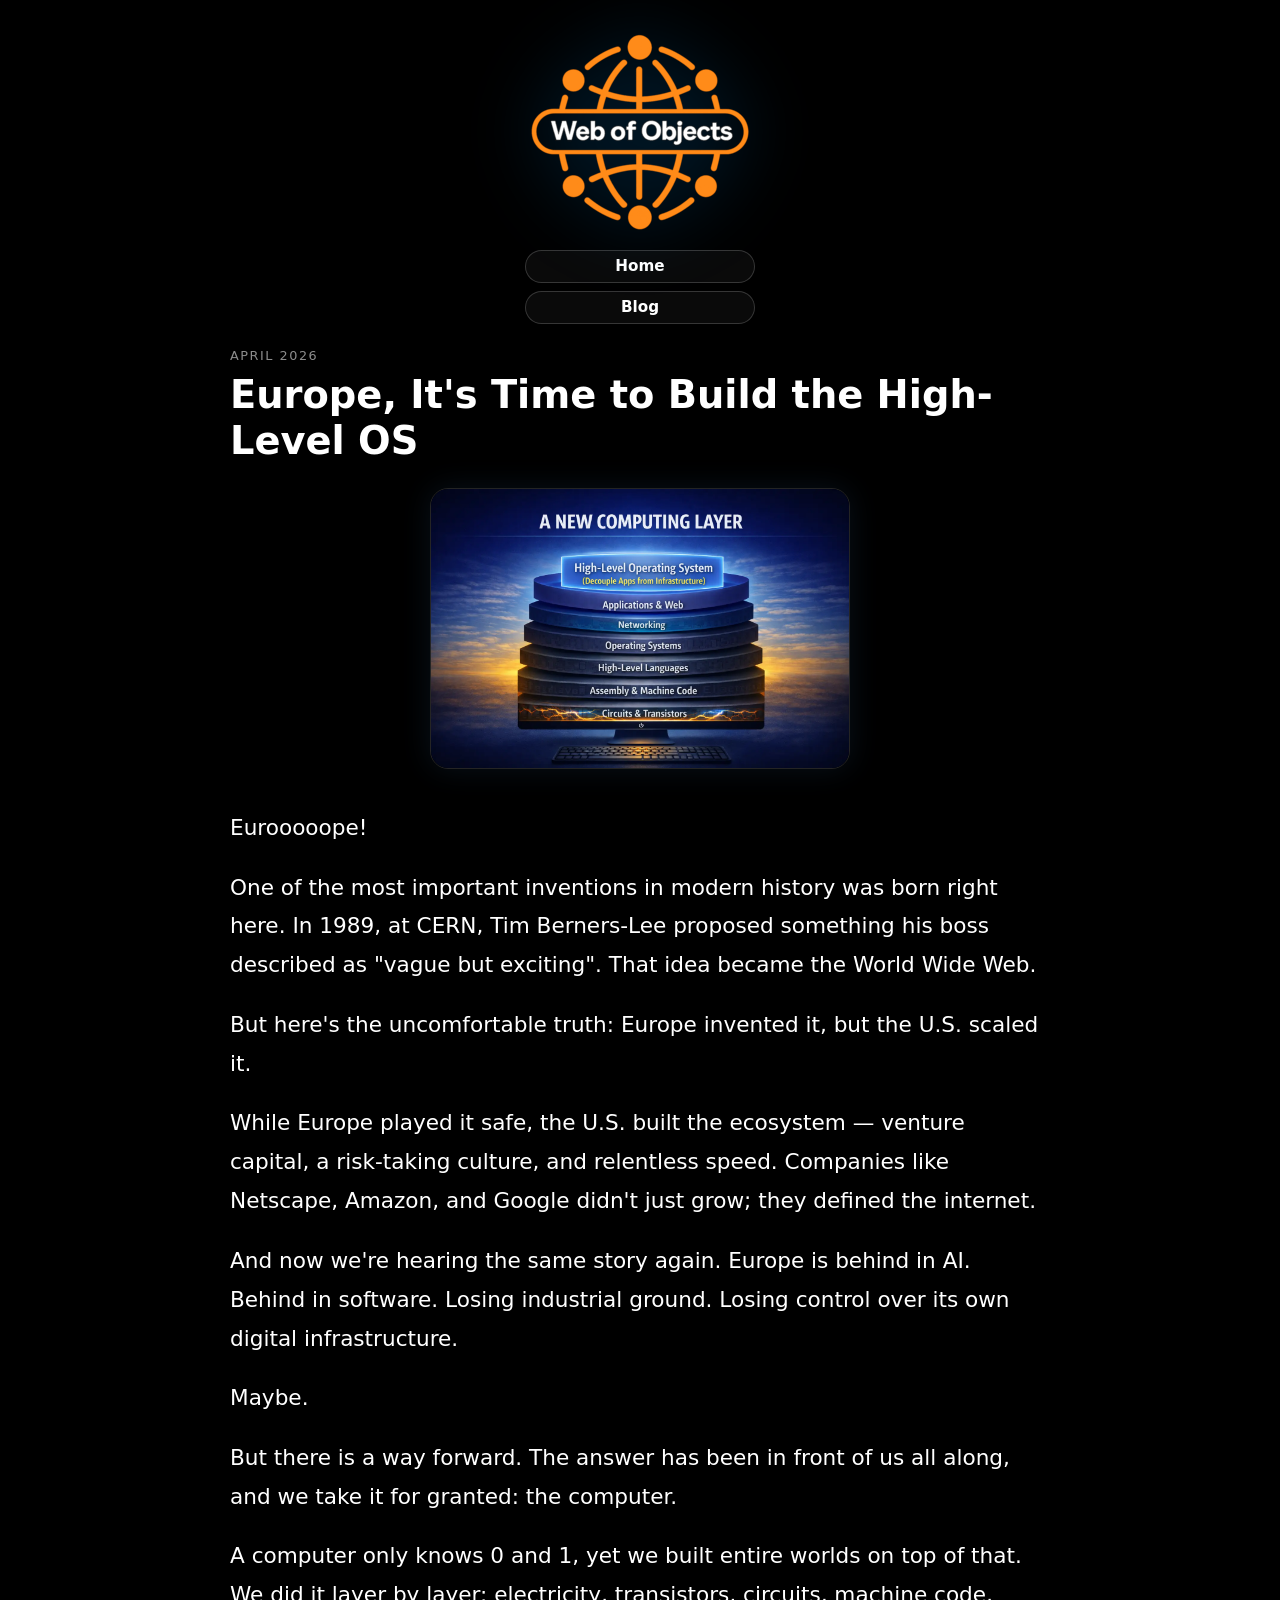
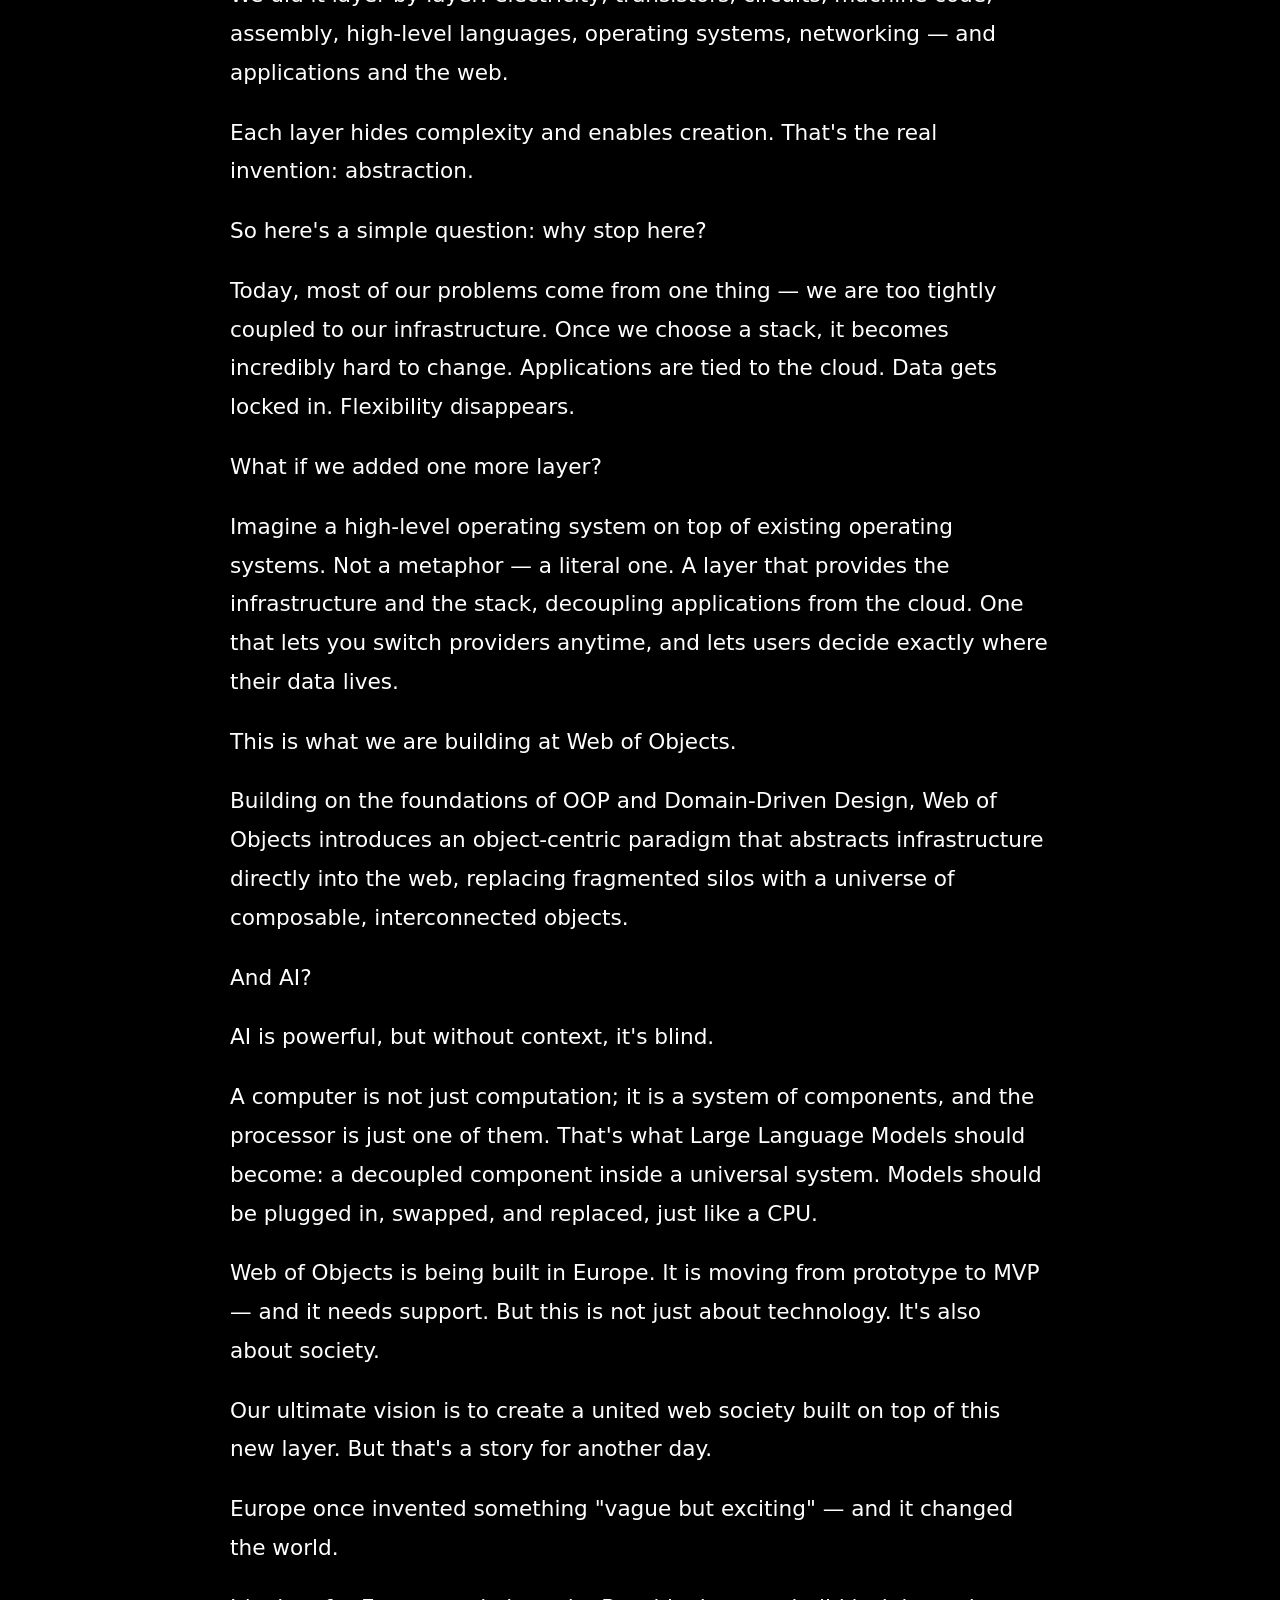
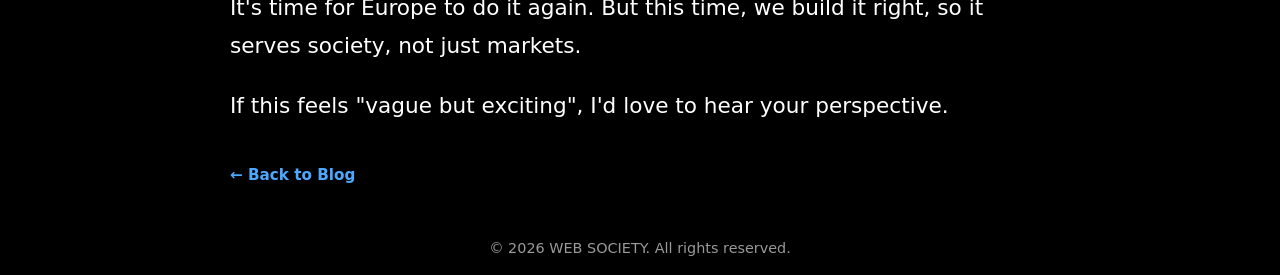
<file: blog/europes-time-to-build-the-high-level-os.html>
<!DOCTYPE html>
<html lang="en">
<head>
  <meta charset="UTF-8" />
  <meta name="viewport" content="width=device-width, initial-scale=1" />
  <title>Europe, It's Time to Build the High-Level OS — Web of Objects Blog</title>

  <link rel="icon" href="/favicon.ico">
  <link rel="apple-touch-icon" href="/apple-touch-icon.png">

  <meta name="robots" content="index,follow">
  <meta property="og:site_name" content="Web of Objects">
  <meta property="og:locale" content="en_US">
  <meta property="og:image" content="https://webofobjects.com/blog/high-level-os.webp">
  <meta property="og:image:width" content="1200">
  <meta property="og:image:height" content="630">

  <meta name="title" content="Europe, It's Time to Build the High-Level OS — Web of Objects Blog">
  <meta name="description" content="Europe invented the web. Now it's time to build the next layer: a high-level operating system that decouples applications from infrastructure.">

  <link rel="canonical" href="https://webofobjects.com/blog/europes-time-to-build-the-high-level-os.html">
  <meta property="og:type" content="article">
  <meta property="og:url" content="https://webofobjects.com/blog/europes-time-to-build-the-high-level-os.html">
  <meta property="og:title" content="Europe, It's Time to Build the High-Level OS">
  <meta property="og:description" content="Europe invented the web. Now it's time to build the next layer: a high-level operating system that decouples applications from infrastructure.">
  <meta property="twitter:card" content="summary_large_image">
  <meta property="twitter:url" content="https://webofobjects.com/blog/europes-time-to-build-the-high-level-os.html">
  <meta property="twitter:title" content="Europe, It's Time to Build the High-Level OS">
  <meta property="twitter:description" content="Europe invented the web. Now it's time to build the next layer: a high-level operating system that decouples applications from infrastructure.">
  <meta name="keywords" content="Web of Objects, Europe, high-level operating system, web OS, infrastructure abstraction, AI, web society, CERN, Tim Berners-Lee, computing layers, abstraction, data sovereignty">
  <meta name="twitter:image" content="https://webofobjects.com/blog/high-level-os.webp">
  <meta property="article:published_time" content="2026-04-01T00:00:00+00:00">
  <meta property="article:author" content="Web of Objects">

  <script type="application/ld+json">
  {
    "@context": "https://schema.org",
    "@type": "BlogPosting",
    "headline": "Europe, It's Time to Build the High-Level OS",
    "description": "Europe invented the web. Now it's time to build the next layer: a high-level operating system that decouples applications from infrastructure.",
    "image": "https://webofobjects.com/blog/high-level-os.webp",
    "datePublished": "2026-04-01",
    "author": {
      "@type": "Organization",
      "name": "Web of Objects",
      "url": "https://webofobjects.com"
    },
    "publisher": {
      "@type": "Organization",
      "name": "Web of Objects",
      "logo": {
        "@type": "ImageObject",
        "url": "https://webofobjects.com/logo.png"
      }
    },
    "mainEntityOfPage": {
      "@type": "WebPage",
      "@id": "https://webofobjects.com/blog/europes-time-to-build-the-high-level-os.html"
    }
  }
  </script>

  <style>
    :root {
      --bg: #000000;
      --text: #ffffff;
    }

    * { margin: 0; padding: 0; box-sizing: border-box; }
    html { scroll-behavior: smooth; }

    body {
      background: var(--bg);
      color: var(--text);
      min-height: 100vh;
      display: flex;
      flex-direction: column;
      font-family: system-ui, sans-serif;
      padding: 1.2rem;
      overflow-x: hidden;
      overflow-wrap: anywhere;
      word-break: break-word;
    }

    /* ---------- HEADER ---------- */
    .logo-top {
      display: flex;
      justify-content: center;
      margin-bottom: -0.2rem;
    }

    .logo-top img {
      width: min(230px, 55vw);
      height: auto;
      filter: drop-shadow(0 0 35px rgba(0, 153, 255, 0.35));
    }

    .main-nav {
      display: flex;
      flex-direction: column;
      align-items: center;
      gap: 0.5rem;
      margin-bottom: 1.5rem;
    }

    .main-nav a {
      color: var(--text);
      text-decoration: none;
      font-weight: 600;
      font-size: 0.95rem;
      padding: 0.4rem 0;
      text-align: center;
      width: min(230px, 55vw);
      border-radius: 999px;
      border: 1px solid rgba(255,255,255,0.18);
      background: rgba(255,255,255,0.04);
      transition: 0.15s;
    }

    .main-nav a:hover {
      background: rgba(255,255,255,0.12);
    }

    /* ---------- ARTICLE ---------- */
    .article {
      max-width: 820px;
      width: 100%;
      margin: 0 auto;
      flex: 1;
    }

    .article-meta {
      font-size: 0.8rem;
      text-transform: uppercase;
      letter-spacing: 0.12em;
      opacity: 0.55;
      margin-bottom: 0.6rem;
    }

    .article h1 {
      font-size: clamp(1.6rem, 4vw, 2.4rem);
      font-weight: 700;
      line-height: 1.2;
      margin-bottom: 1.5rem;
    }

    .article-hero {
      max-width: 420px;
      width: 100%;
      height: auto;
      display: block;
      margin: 0 auto 2.5rem auto;
      border-radius: 18px;
      border: 1px solid rgba(255,255,255,0.14);
      box-shadow: 0 0 30px rgba(77,168,255,0.10), 0 10px 30px rgba(0,0,0,0.45);
    }

    .article-body {
      font-size: clamp(1.15rem, 2.8vw, 1.35rem);
      line-height: 1.8;
      text-align: left;
    }

    .article-body p {
      margin-bottom: 1.3rem;
    }

    .article-body p:last-child {
      margin-bottom: 0;
    }

    /* ---------- BACK LINK ---------- */
    .back-link {
      display: inline-block;
      margin-top: 2.5rem;
      margin-bottom: 2rem;
      font-weight: 600;
      font-size: 0.95rem;
      color: #4da8ff;
      text-decoration: none;
    }

    .back-link:hover { text-decoration: underline; }

    /* ---------- FOOTER ---------- */
    footer {
      margin-top: auto;
      padding-top: 1.5rem;
      opacity: 0.6;
      font-size: 0.9rem;
      text-align: center;
    }
  </style>
</head>

<body>

  <div class="logo-top">
    <a href="/">
      <img src="/logo.png" alt="Web of Objects Home" />
    </a>
  </div>
  <nav class="main-nav">
    <a href="/">Home</a>
    <a href="/blog.html">Blog</a>
  </nav>

  <article class="article">
    <div class="article-meta">April 2026</div>
    <h1>Europe, It's Time to Build the High-Level OS</h1>

    <img
      class="article-hero"
      src="/blog/high-level-os.webp"
      alt="Diagram of the high-level operating system concept"
      loading="eager"
      decoding="async"
    />

    <div class="article-body">
      <p>Eurooooope!</p>

      <p>One of the most important inventions in modern history was born right here. In 1989, at CERN, Tim Berners-Lee proposed something his boss described as "vague but exciting". That idea became the World Wide Web.</p>

      <p>But here's the uncomfortable truth: Europe invented it, but the U.S. scaled it.</p>

      <p>While Europe played it safe, the U.S. built the ecosystem — venture capital, a risk-taking culture, and relentless speed. Companies like Netscape, Amazon, and Google didn't just grow; they defined the internet.</p>

      <p>And now we're hearing the same story again. Europe is behind in AI. Behind in software. Losing industrial ground. Losing control over its own digital infrastructure.</p>

      <p>Maybe.</p>

      <p>But there is a way forward. The answer has been in front of us all along, and we take it for granted: the computer.</p>

      <p>A computer only knows 0 and 1, yet we built entire worlds on top of that. We did it layer by layer: electricity, transistors, circuits, machine code, assembly, high-level languages, operating systems, networking — and applications and the web.</p>

      <p>Each layer hides complexity and enables creation. That's the real invention: abstraction.</p>

      <p>So here's a simple question: why stop here?</p>

      <p>Today, most of our problems come from one thing — we are too tightly coupled to our infrastructure. Once we choose a stack, it becomes incredibly hard to change. Applications are tied to the cloud. Data gets locked in. Flexibility disappears.</p>

      <p>What if we added one more layer?</p>

      <p>Imagine a high-level operating system on top of existing operating systems. Not a metaphor — a literal one. A layer that provides the infrastructure and the stack, decoupling applications from the cloud. One that lets you switch providers anytime, and lets users decide exactly where their data lives.</p>

      <p>This is what we are building at Web of Objects.</p>

      <p>Building on the foundations of OOP and Domain-Driven Design, Web of Objects introduces an object-centric paradigm that abstracts infrastructure directly into the web, replacing fragmented silos with a universe of composable, interconnected objects.</p>

      <p>And AI?</p>

      <p>AI is powerful, but without context, it's blind.</p>

      <p>A computer is not just computation; it is a system of components, and the processor is just one of them. That's what Large Language Models should become: a decoupled component inside a universal system. Models should be plugged in, swapped, and replaced, just like a CPU.</p>

      <p>Web of Objects is being built in Europe. It is moving from prototype to MVP — and it needs support. But this is not just about technology. It's also about society.</p>

      <p>Our ultimate vision is to create a united web society built on top of this new layer. But that's a story for another day.</p>

      <p>Europe once invented something "vague but exciting" — and it changed the world.</p>

      <p>It's time for Europe to do it again. But this time, we build it right, so it serves society, not just markets.</p>

      <p>If this feels "vague but exciting", I'd love to hear your perspective.</p>
    </div>

    <a class="back-link" href="/blog.html">&larr; Back to Blog</a>
  </article>

  <footer>
    &copy; 2026 WEB SOCIETY. All rights reserved.
  </footer>

</body>
</html>
</file>
<file: assets/commercial-offer.css>
:root {
      color-scheme: dark;
      --bg: #05070a;
      --surface: rgba(15, 20, 28, 0.92);
      --surface-2: #141b24;
      --line: rgba(124, 175, 232, 0.24);
      --line-strong: rgba(124, 175, 232, 0.52);
      --text: #f7f9fc;
      --muted: #aeb9c8;
      --accent: #ff7a18;
      --accent-2: #4da8ff;
      --success: #4ee29a;
      --danger: #ff7b7b;
      --radius: 18px;
      --shadow: 0 24px 80px rgba(0, 0, 0, 0.42);
      --content: 920px;
    }

    * { box-sizing: border-box; }
    html { scroll-behavior: smooth; }

    body {
      margin: 0;
      min-height: 100vh;
      background:
        radial-gradient(circle at 14% 3%, rgba(77, 168, 255, 0.15), transparent 28rem),
        radial-gradient(circle at 88% 12%, rgba(255, 122, 24, 0.10), transparent 26rem),
        var(--bg);
      color: var(--text);
      font-family: Inter, ui-sans-serif, system-ui, -apple-system, BlinkMacSystemFont, "Segoe UI", sans-serif;
      line-height: 1.55;
    }

    a { color: inherit; }
    button, input, textarea { font: inherit; }

    .site-header {
      width: min(var(--content), calc(100% - 2rem));
      margin: 0 auto;
      padding: 1.25rem 0 0.75rem;
      display: flex;
      align-items: center;
      justify-content: flex-end;
      gap: 1rem;
    }

    .back-link {
      color: var(--muted);
      text-decoration: none;
      font-size: 0.95rem;
      padding: 0.55rem 0.85rem;
      border: 1px solid var(--line);
      border-radius: 999px;
    }

    .header-actions {
      display: flex;
      justify-content: flex-end;
      gap: 0.55rem;
      flex-wrap: wrap;
    }

    .back-link:hover,
    .back-link:focus-visible {
      color: var(--text);
      border-color: var(--line-strong);
      outline: none;
    }

    main {
      width: min(var(--content), calc(100% - 2rem));
      margin: 0 auto;
      padding: 1rem 0 4rem;
    }

    .intro {
      text-align: center;
      max-width: 760px;
      margin: 0 auto 1.6rem;
    }

    .eyebrow {
      display: inline-flex;
      align-items: center;
      gap: 0.45rem;
      margin-bottom: 0.65rem;
      color: #b9dcff;
      font-size: 0.82rem;
      font-weight: 800;
      letter-spacing: 0.12em;
      text-transform: uppercase;
    }

    .eyebrow::before {
      content: "";
      width: 7px;
      height: 7px;
      border-radius: 50%;
      background: var(--success);
      box-shadow: 0 0 14px rgba(78, 226, 154, 0.75);
    }

    h1 {
      margin: 0;
      font-size: clamp(2rem, 5.2vw, 3.7rem);
      line-height: 1.04;
      letter-spacing: -0.055em;
    }

    .intro p {
      margin: 1rem auto 0;
      color: var(--muted);
      font-size: clamp(1rem, 2.4vw, 1.12rem);
      max-width: 680px;
    }

    .privacy-note {
      display: flex;
      align-items: flex-start;
      gap: 0.8rem;
      margin: 1.4rem 0;
      padding: 1rem 1.1rem;
      border: 1px solid rgba(78, 226, 154, 0.25);
      background: rgba(78, 226, 154, 0.06);
      border-radius: 14px;
      color: #d7f8e7;
    }

    .privacy-note strong { display: block; margin-bottom: 0.12rem; }
    .privacy-note span { color: #bcdacb; font-size: 0.93rem; }
    .privacy-icon { font-size: 1.25rem; line-height: 1.35; }

    form {
      display: grid;
      gap: 1rem;
    }

    .panel {
      padding: clamp(1.2rem, 4vw, 2rem);
      background: var(--surface);
      border: 1px solid var(--line);
      border-radius: var(--radius);
      box-shadow: var(--shadow);
      backdrop-filter: blur(14px);
    }

    .panel-heading {
      display: flex;
      gap: 0.9rem;
      align-items: flex-start;
      margin-bottom: 1.35rem;
    }

    .step {
      flex: 0 0 auto;
      width: 32px;
      height: 32px;
      display: grid;
      place-items: center;
      color: #06101a;
      background: linear-gradient(145deg, #a7d6ff, var(--accent-2));
      border-radius: 10px;
      font-weight: 900;
    }

    h2 {
      margin: 0;
      font-size: clamp(1.2rem, 3vw, 1.55rem);
      letter-spacing: -0.025em;
    }

    .panel-heading p {
      margin: 0.25rem 0 0;
      color: var(--muted);
      font-size: 0.94rem;
    }

    .field-grid {
      display: grid;
      grid-template-columns: repeat(2, minmax(0, 1fr));
      gap: 1rem;
    }

    .field { display: grid; gap: 0.45rem; }
    .field.full { grid-column: 1 / -1; }

    label.field-label {
      font-weight: 700;
      font-size: 0.92rem;
    }

    .required { color: #ffb17a; }

    input[type="text"],
    input[type="date"],
    textarea {
      width: 100%;
      min-height: 48px;
      padding: 0.76rem 0.85rem;
      color: var(--text);
      background: #090d13;
      border: 1px solid rgba(174, 185, 200, 0.25);
      border-radius: 11px;
      outline: none;
      transition: border-color 0.16s ease, box-shadow 0.16s ease;
    }

    textarea { min-height: 86px; resize: vertical; }

    input:focus,
    textarea:focus {
      border-color: var(--accent-2);
      box-shadow: 0 0 0 3px rgba(77, 168, 255, 0.14);
    }

    .choice-group + .choice-group { margin-top: 1.65rem; }

    .choice-group h3 {
      margin: 0 0 0.25rem;
      font-size: 1.02rem;
    }

    .choice-group > p {
      margin: 0 0 0.75rem;
      color: var(--muted);
      font-size: 0.92rem;
    }

    .choices {
      display: grid;
      gap: 0.62rem;
    }

    .choice {
      position: relative;
      display: grid;
      grid-template-columns: 22px 1fr;
      gap: 0.72rem;
      align-items: start;
      padding: 0.88rem 0.95rem;
      border: 1px solid rgba(174, 185, 200, 0.18);
      background: rgba(255, 255, 255, 0.025);
      border-radius: 12px;
      cursor: pointer;
      transition: border-color 0.16s ease, background 0.16s ease, transform 0.16s ease;
    }

    .choice:hover {
      transform: translateY(-1px);
      border-color: var(--line-strong);
    }

    .choice:has(input:checked) {
      border-color: rgba(77, 168, 255, 0.66);
      background: rgba(77, 168, 255, 0.08);
    }

    .choice input {
      appearance: none;
      width: 20px;
      height: 20px;
      margin: 0.12rem 0 0;
      border: 1.5px solid #708097;
      border-radius: 6px;
      background: #090d13;
      display: grid;
      place-content: center;
      cursor: pointer;
    }

    .choice input::before {
      content: "";
      width: 10px;
      height: 6px;
      border-left: 2px solid white;
      border-bottom: 2px solid white;
      transform: rotate(-45deg) scale(0);
      margin-top: -2px;
      transition: transform 0.12s ease;
    }

    .choice input:checked {
      border-color: var(--accent-2);
      background: var(--accent-2);
    }

    .choice input:checked::before { transform: rotate(-45deg) scale(1); }
    .choice input:focus-visible { outline: 3px solid rgba(77, 168, 255, 0.28); outline-offset: 2px; }

    .choice-title { display: block; font-weight: 760; }
    .choice-description { display: block; margin-top: 0.12rem; color: var(--muted); font-size: 0.88rem; }

    .signature-wrap {
      position: relative;
      overflow: hidden;
      background: #fff;
      border: 2px dashed #718096;
      border-radius: 12px;
    }

    #signature-pad {
      width: 100%;
      height: 180px;
      display: block;
      cursor: crosshair;
      touch-action: none;
    }

    .signature-placeholder {
      position: absolute;
      inset: 0;
      display: grid;
      place-items: center;
      color: #748095;
      pointer-events: none;
      transition: opacity 0.15s ease;
      text-align: center;
      padding: 1rem;
    }

    .signature-wrap.has-signature .signature-placeholder { opacity: 0; }

    .signature-actions {
      display: flex;
      justify-content: space-between;
      align-items: center;
      gap: 0.75rem;
      margin-top: 0.6rem;
      color: var(--muted);
      font-size: 0.86rem;
    }

    .text-button {
      color: #c8e4ff;
      background: transparent;
      border: 0;
      padding: 0.4rem 0;
      cursor: pointer;
      font-weight: 750;
    }

    .text-button:hover,
    .text-button:focus-visible { color: white; outline: none; text-decoration: underline; }

    .agreement {
      margin-top: 1.2rem;
    }

    .agreement .choice { background: rgba(255, 122, 24, 0.05); }

    .offer-preview {
      margin-bottom: 1.4rem;
      padding: clamp(1rem, 3vw, 1.45rem);
      color: #263247;
      background: #f8fafc;
      border: 1px solid #d5dce6;
      border-radius: 12px;
      box-shadow: inset 0 1px 0 #ffffff;
    }

    .offer-preview h3 {
      margin: 0 0 0.35rem;
      color: #101827;
      font-size: 1.05rem;
    }

    .offer-preview .preview-note {
      margin: 0 0 1.15rem;
      color: #647188;
      font-size: 0.88rem;
    }

    .offer-preview .preview-meta {
      padding-bottom: 0.9rem;
      border-bottom: 1px solid #dce2ea;
      font-size: 0.92rem;
    }

    .offer-preview .preview-meta p,
    .offer-preview .preview-body p {
      margin: 0 0 0.75rem;
    }

    .offer-preview .preview-body {
      padding-top: 1rem;
      font-family: Georgia, "Times New Roman", serif;
      font-size: 0.97rem;
      line-height: 1.58;
    }


    .preview-value {
      color: #101827;
      font-weight: 700;
    }

    .form-actions {
      display: grid;
      gap: 0.75rem;
      margin-top: 1.35rem;
    }

    .primary-button {
      width: 100%;
      min-height: 56px;
      padding: 0.9rem 1.2rem;
      border: 0;
      border-radius: 12px;
      color: #111;
      background: linear-gradient(135deg, #ff9b4f, var(--accent));
      box-shadow: 0 12px 30px rgba(255, 122, 24, 0.22);
      font-weight: 900;
      cursor: pointer;
      transition: transform 0.16s ease, box-shadow 0.16s ease, opacity 0.16s ease;
    }

    .primary-button:hover { transform: translateY(-1px); box-shadow: 0 16px 34px rgba(255, 122, 24, 0.28); }
    .primary-button:focus-visible { outline: 3px solid rgba(255, 177, 122, 0.42); outline-offset: 3px; }
    .primary-button:disabled { cursor: wait; opacity: 0.7; transform: none; }

    .status {
      min-height: 1.4rem;
      margin: 0;
      text-align: center;
      color: var(--muted);
      font-size: 0.92rem;
    }

    .status.error { color: var(--danger); }
    .status.success { color: var(--success); }

    .next-step {
      margin-top: 1rem;
      padding: 1rem 1.1rem;
      border: 1px solid rgba(78, 226, 154, 0.35);
      border-radius: 12px;
      background: rgba(78, 226, 154, 0.07);
      color: #d7f8e7;
    }

    .next-step strong { display: block; margin-bottom: 0.2rem; }
    .next-step p { margin: 0; color: #bddfcd; }

    @media (max-width: 680px) {
      .site-header { align-items: flex-start; }
      .field-grid { grid-template-columns: 1fr; }
      .field.full { grid-column: auto; }
      .panel { padding: 1.15rem; }
      .choice { padding: 0.78rem; }
      .signature-actions { align-items: flex-start; flex-direction: column; }
    }

    @media (prefers-reduced-motion: reduce) {
      *, *::before, *::after { scroll-behavior: auto !important; transition: none !important; }
    }
  
    .field-hint { margin: 0; color: var(--muted); font-size: 0.88rem; }
    .offer-preview { color-scheme: light; background: #fff; color: #000; }
    .offer-preview [data-pdf] { overflow-wrap: anywhere; }
    .offer-preview [data-pdf="title"] { font-size: 1.55rem; color: #000; margin: 0 0 0.55rem; }
    .offer-preview [data-pdf="subtitle"] { font-weight: 700; margin-bottom: 1.3rem; }
    .offer-preview [data-pdf="heading"] { font-size: 1.05rem; margin: 1.3rem 0 0.65rem; }
    .offer-preview p { margin: 0 0 0.7rem; }
    .offer-preview [data-pdf="meta"] { margin-bottom: 0.35rem; }
    .offer-preview [data-pdf="emphasis"] { font-weight: 700; }
    .offer-preview [data-pdf="signature"] { margin-top: 1.2rem; }
    .preview-value { color: #000; }
    .signature-wrap:focus-within { outline: 3px solid var(--accent-2); outline-offset: 3px; }
    [hidden] { display: none !important; }
</file>
